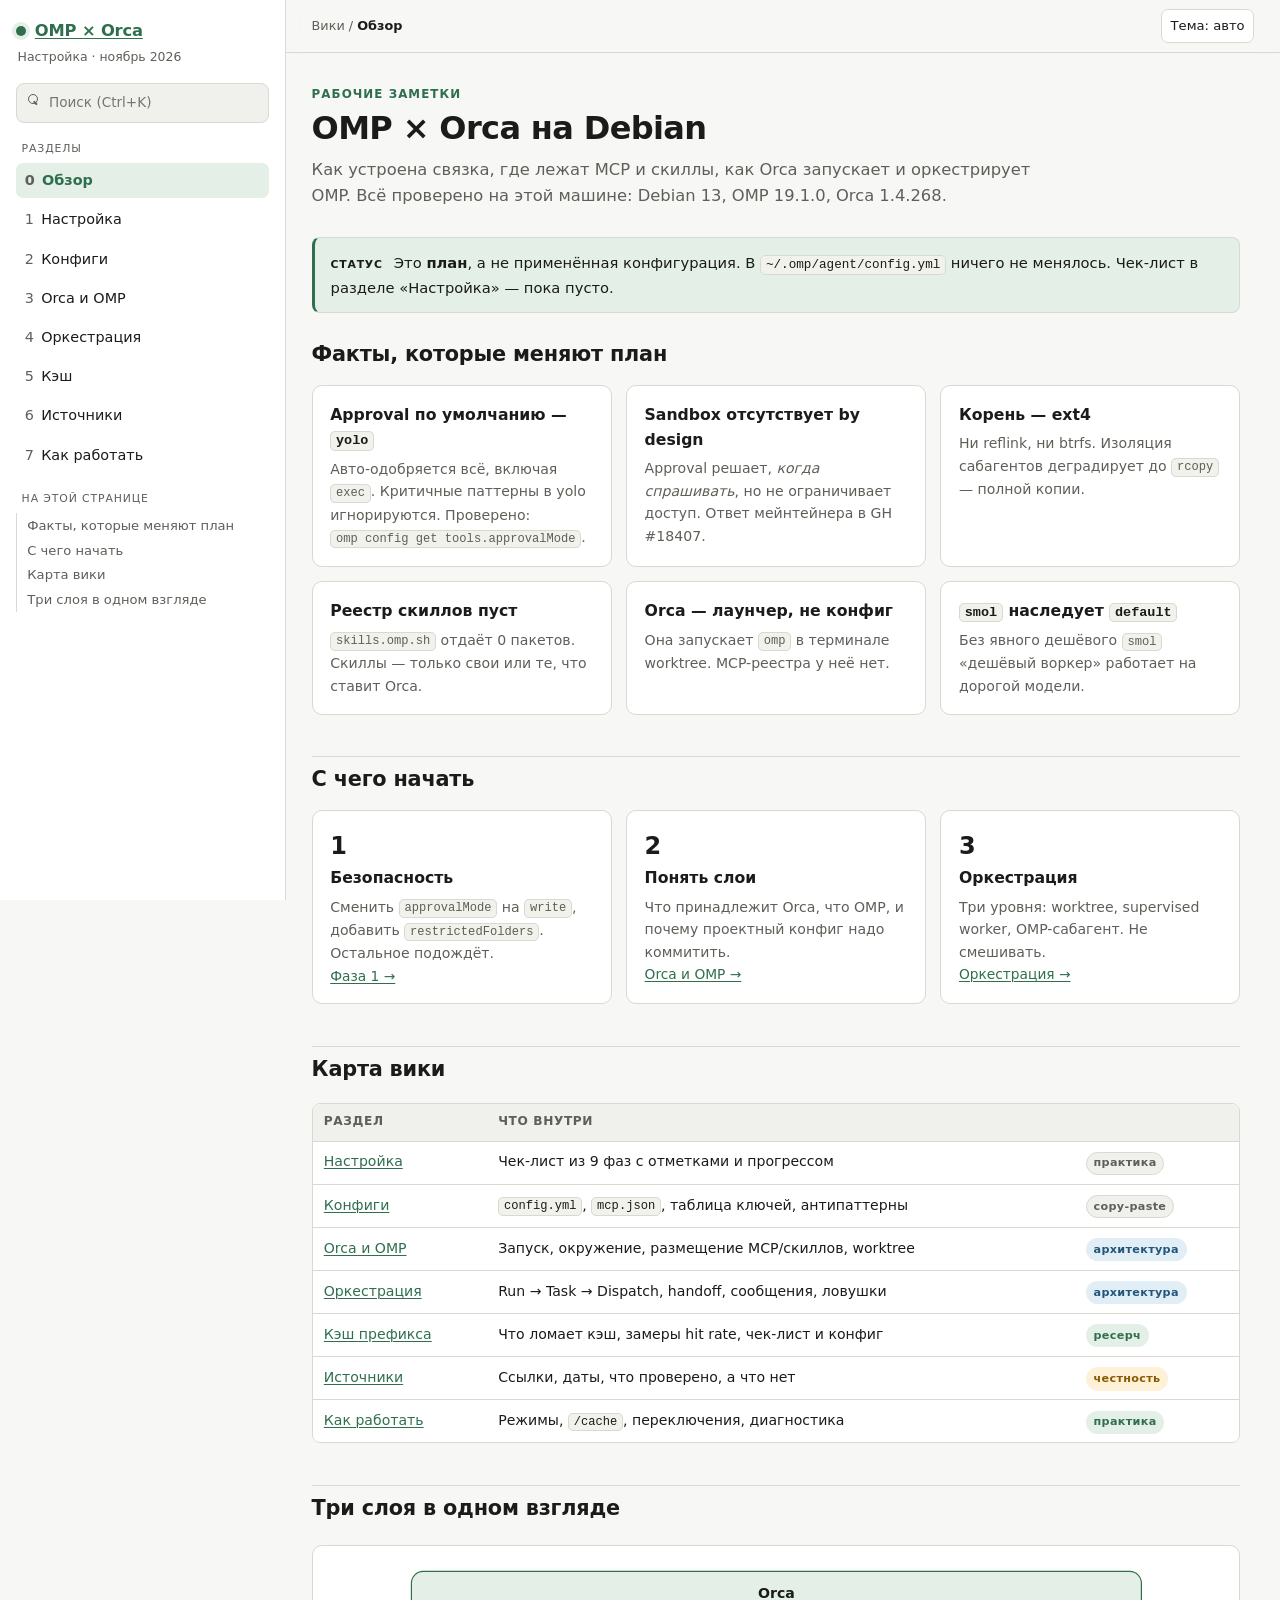
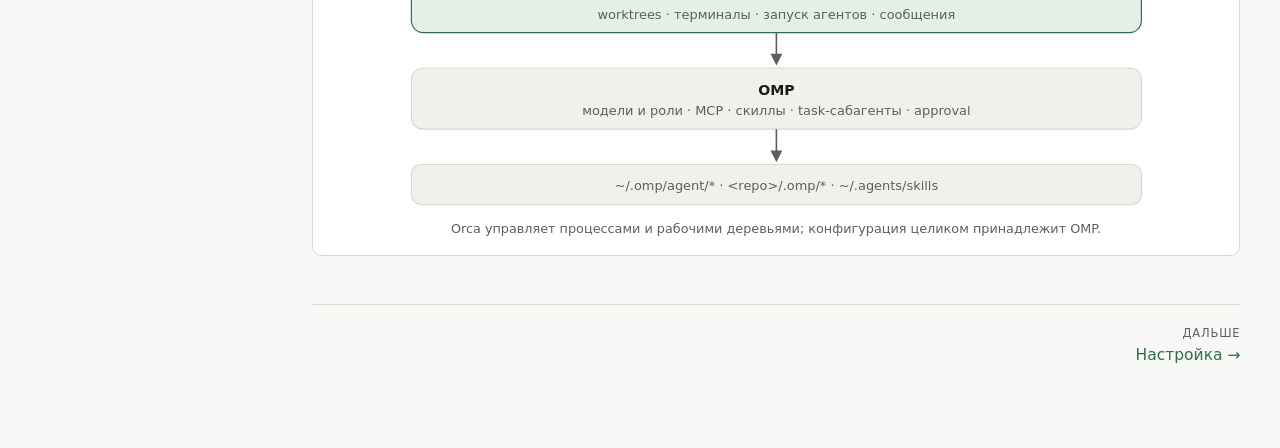
<file: docs/index.html>
<!DOCTYPE html>
<html lang="ru">
<head>
<meta charset="utf-8">
<meta name="viewport" content="width=device-width, initial-scale=1">
<meta http-equiv="refresh" content="0; url=wiki/index.html">
<link rel="canonical" href="wiki/index.html">
<title>OMP × Orca — вики</title>
<style>
  :root { color-scheme: light dark; }
  body {
    margin: 0; min-height: 100vh; display: grid; place-items: center;
    background: #f7f7f5; color: #1b1b19;
    font: 16px/1.6 system-ui, -apple-system, "Segoe UI", Roboto, sans-serif;
  }
  main { text-align: center; padding: 2rem; }
  h1 { font-size: 1.4rem; letter-spacing: -.01em; margin: 0 0 .5rem; }
  p { color: #5f5f59; margin: 0; }
  a { color: #2f6f4e; }
  @media (prefers-color-scheme: dark) {
    body { background: #16171a; color: #e8e8e4; }
    p { color: #a3a39c; }
    a { color: #7fbf9b; }
  }
</style>
</head>
<body>
<main>
  <h1>OMP × Orca</h1>
  <p>Открываю <a href="wiki/index.html">вики</a>…</p>
</main>
</body>
</html>
</file>
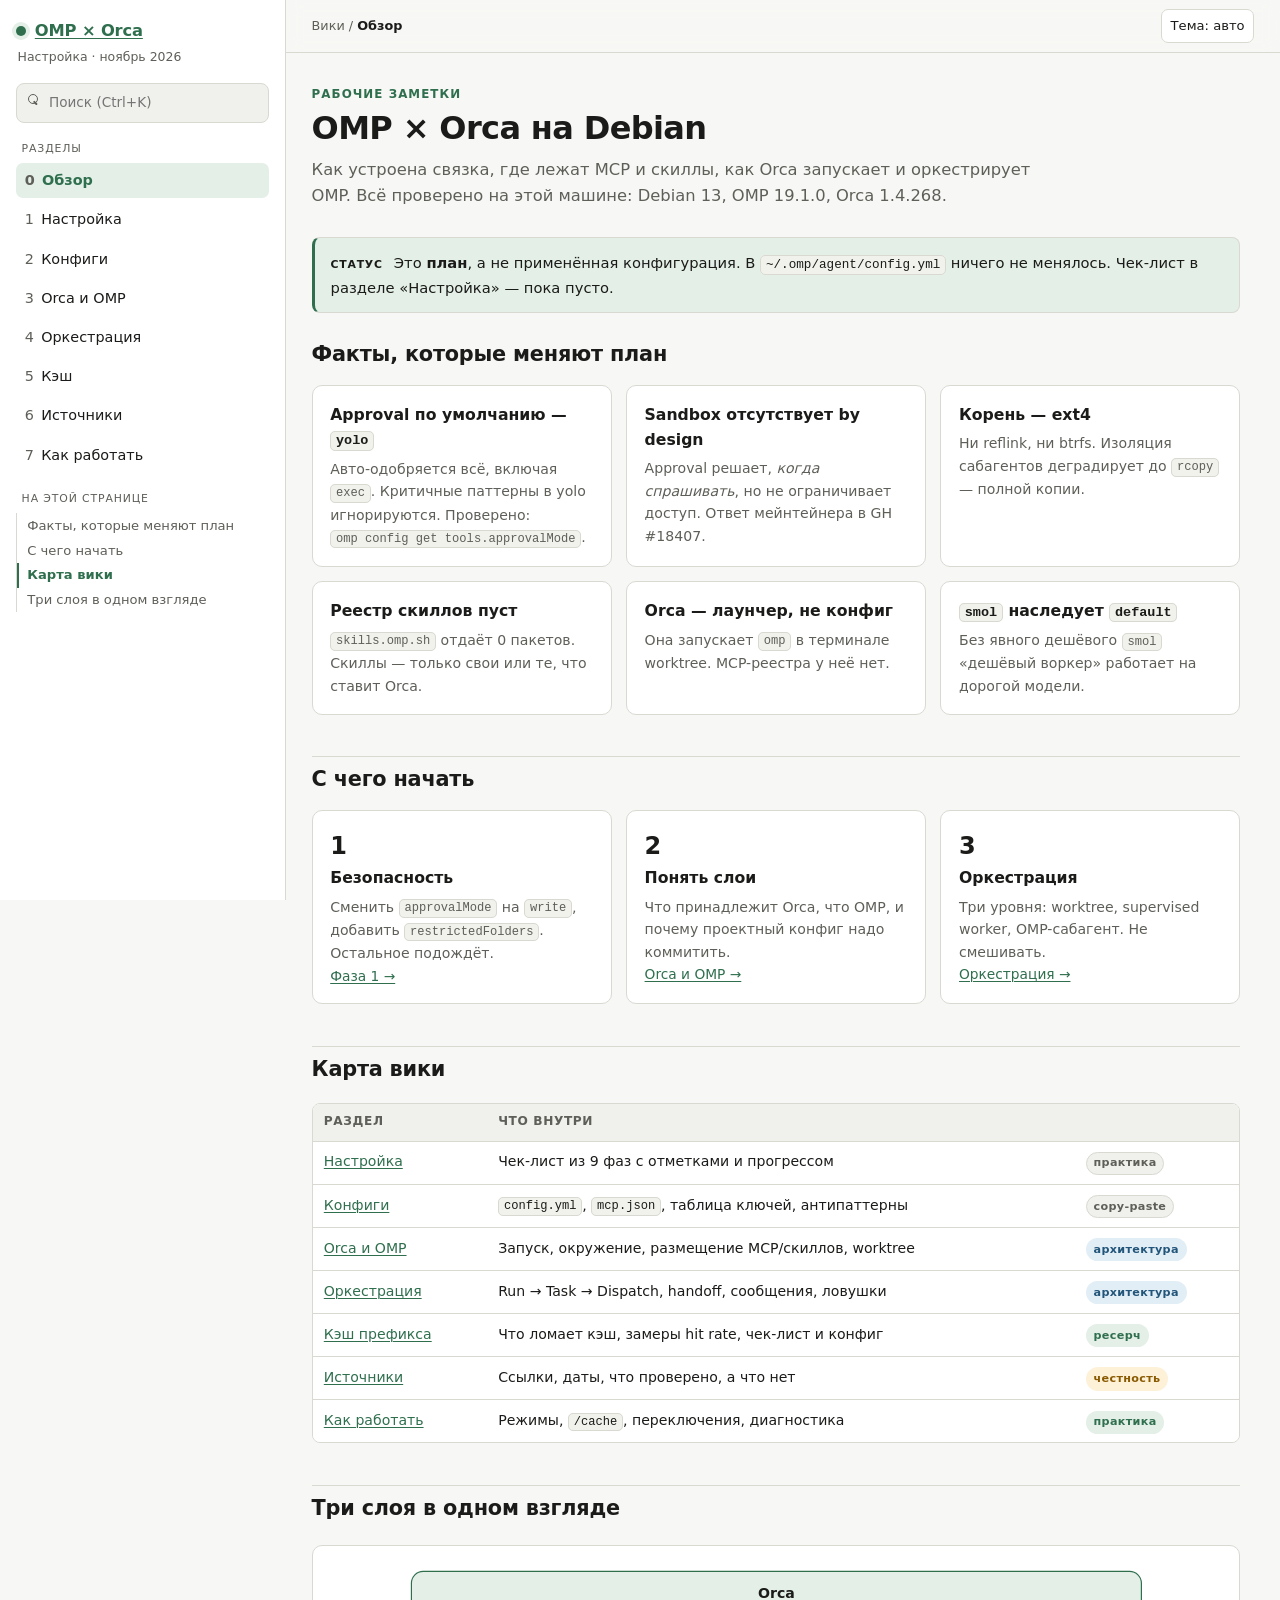
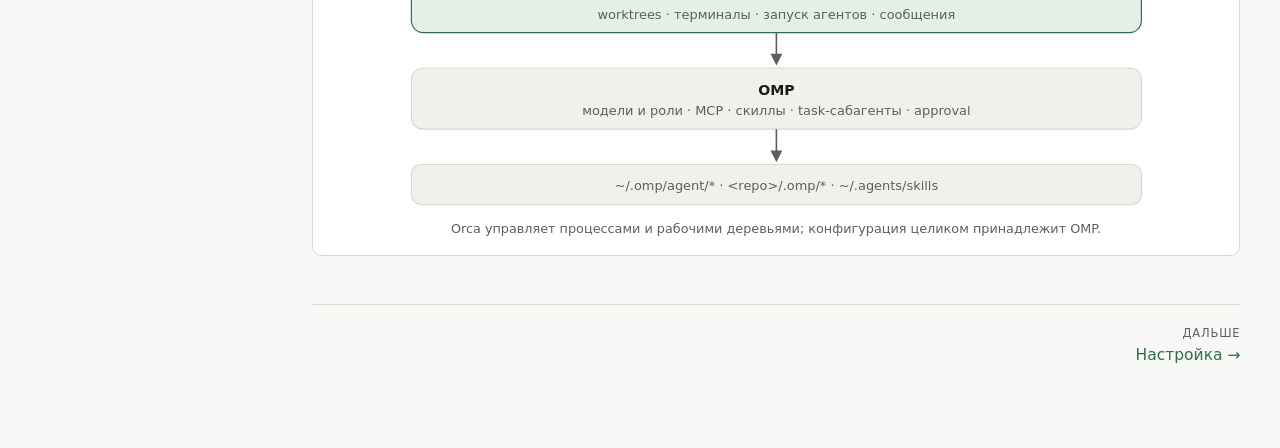
<file: docs/wiki/index.html>
<!DOCTYPE html>
<html lang="ru">
<head>
<meta charset="utf-8">
<meta name="viewport" content="width=device-width, initial-scale=1">
<title>Обзор — OMP × Orca</title>
<meta name="description" content="Вики по настройке OMP на Debian и работе с Orca: MCP, скиллы, агенты, оркестрация.">
<link rel="stylesheet" href="assets/wiki.css">
</head>
<body data-page-title="Обзор">
<a class="skip" href="#main">К содержимому</a>
<div class="shell">

  <aside class="sidebar" aria-label="Навигация">
    <a class="brand" href="index.html"><span class="dot"></span> OMP × Orca</a>
    <p class="brand-sub">Настройка · ноябрь 2026</p>

    <div class="search">
      <input id="searchInput" type="search" placeholder="Поиск (Ctrl+K)" aria-label="Поиск по вики" autocomplete="off">
      <div class="search-results" id="searchResults" role="listbox"></div>
    </div>

    <p class="nav-group-title">Разделы</p>
    <ul class="nav-list">
      <li><a href="index.html"><span class="num">0</span>Обзор</a></li>
      <li><a href="setup.html"><span class="num">1</span>Настройка</a></li>
      <li><a href="config.html"><span class="num">2</span>Конфиги</a></li>
      <li><a href="orca.html"><span class="num">3</span>Orca и OMP</a></li>
      <li><a href="orchestration.html"><span class="num">4</span>Оркестрация</a></li>
      <li><a href="cache.html"><span class="num">5</span>Кэш</a></li>
      <li><a href="sources.html"><span class="num">6</span>Источники</a></li>
      <li><a href="guide.html"><span class="num">7</span>Как работать</a></li>
    </ul>

    <p class="nav-group-title">На этой странице</p>
    <ul class="toc" id="toc"></ul>
  </aside>

  <div class="main">
    <header class="topbar">
      <button class="icon-btn sidebar-toggle" id="navToggle" type="button" aria-label="Открыть меню">☰</button>
      <div class="crumbs">Вики / <b id="crumbTitle">Обзор</b></div>
      <div class="top-actions">
        <button class="icon-btn" id="themeBtn" type="button">◐ Авто</button>
      </div>
    </header>

    <main class="content" id="main">
      <div class="page-head">
        <p class="eyebrow">Рабочие заметки</p>
        <h1>OMP × Orca на Debian</h1>
        <p class="lead">Как устроена связка, где лежат MCP и скиллы, как Orca запускает и оркестрирует OMP.
          Всё проверено на этой машине: Debian 13, OMP 19.1.0, Orca 1.4.268.</p>
      </div>

      <div class="callout ok">
        <span class="tag">Статус</span>
        Это <b>план</b>, а не применённая конфигурация. В <code>~/.omp/agent/config.yml</code> ничего не менялось.
        Чек-лист в разделе «Настройка» — <span id="globalProgress">пока пусто</span>.
      </div>

      <h2 id="facts">Факты, которые меняют план</h2>
      <div class="grid two">
        <div class="card">
          <h3>Approval по умолчанию — <code>yolo</code></h3>
          <p>Авто-одобряется всё, включая <code>exec</code>. Критичные паттерны в yolo игнорируются.
            Проверено: <code>omp config get tools.approvalMode</code>.</p>
        </div>
        <div class="card">
          <h3>Sandbox отсутствует by design</h3>
          <p>Approval решает, <i>когда спрашивать</i>, но не ограничивает доступ. Ответ мейнтейнера в GH #18407.</p>
        </div>
        <div class="card">
          <h3>Корень — ext4</h3>
          <p>Ни reflink, ни btrfs. Изоляция сабагентов деградирует до <code>rcopy</code> — полной копии.</p>
        </div>
        <div class="card">
          <h3>Реестр скиллов пуст</h3>
          <p><code>skills.omp.sh</code> отдаёт 0 пакетов. Скиллы — только свои или те, что ставит Orca.</p>
        </div>
        <div class="card">
          <h3>Orca — лаунчер, не конфиг</h3>
          <p>Она запускает <code>omp</code> в терминале worktree. MCP-реестра у неё нет.</p>
        </div>
        <div class="card">
          <h3><code>smol</code> наследует <code>default</code></h3>
          <p>Без явного дешёвого <code>smol</code> «дешёвый воркер» работает на дорогой модели.</p>
        </div>
      </div>

      <h2 id="start">С чего начать</h2>
      <div class="grid three">
        <div class="card">
          <p class="kpi">1</p>
          <h3>Безопасность</h3>
          <p>Сменить <code>approvalMode</code> на <code>write</code>, добавить <code>restrictedFolders</code>.
            Остальное подождёт.</p>
          <p><a href="setup.html#phase-1">Фаза 1 →</a></p>
        </div>
        <div class="card">
          <p class="kpi">2</p>
          <h3>Понять слои</h3>
          <p>Что принадлежит Orca, что OMP, и почему проектный конфиг надо коммитить.</p>
          <p><a href="orca.html">Orca и OMP →</a></p>
        </div>
        <div class="card">
          <p class="kpi">3</p>
          <h3>Оркестрация</h3>
          <p>Три уровня: worktree, supervised worker, OMP-сабагент. Не смешивать.</p>
          <p><a href="orchestration.html">Оркестрация →</a></p>
        </div>
      </div>

      <h2 id="map">Карта вики</h2>
      <div class="table-wrap">
        <table>
          <thead><tr><th>Раздел</th><th>Что внутри</th><th></th></tr></thead>
          <tbody>
          <tr><td><a href="setup.html">Настройка</a></td><td>Чек-лист из 9 фаз с отметками и прогрессом</td><td><span class="badge">практика</span></td></tr>
          <tr><td><a href="config.html">Конфиги</a></td><td><code>config.yml</code>, <code>mcp.json</code>, таблица ключей, антипаттерны</td><td><span class="badge">copy-paste</span></td></tr>
          <tr><td><a href="orca.html">Orca и OMP</a></td><td>Запуск, окружение, размещение MCP/скиллов, worktree</td><td><span class="badge info">архитектура</span></td></tr>
          <tr><td><a href="orchestration.html">Оркестрация</a></td><td>Run → Task → Dispatch, handoff, сообщения, ловушки</td><td><span class="badge info">архитектура</span></td></tr>
          <tr><td><a href="cache.html">Кэш префикса</a></td><td>Что ломает кэш, замеры hit rate, чек-лист и конфиг</td><td><span class="badge ok">ресерч</span></td></tr>
          <tr><td><a href="sources.html">Источники</a></td><td>Ссылки, даты, что проверено, а что нет</td><td><span class="badge warn">честность</span></td></tr>
          <tr><td><a href="guide.html">Как работать</a></td><td>Режимы, <code>/cache</code>, переключения, диагностика</td><td><span class="badge ok">практика</span></td></tr>
          </tbody>
        </table>
      </div>

      <h2 id="layers">Три слоя в одном взгляде</h2>
      <figure class="figure">
        <svg viewBox="0 0 760 210" role="img" aria-label="Три слоя: Orca, OMP, файлы конфигурации">
          <rect class="svg-accent" x="70" y="8" width="620" height="52" rx="10"></rect>
          <text class="svg-text" x="380" y="31" text-anchor="middle" font-weight="600">Orca</text>
          <text class="svg-muted" x="380" y="48" text-anchor="middle">worktrees · терминалы · запуск агентов · сообщения</text>

          <line class="svg-line" x1="380" y1="60" x2="380" y2="80"></line>
          <polygon points="380,88 375,78 385,78" fill="var(--muted)"></polygon>

          <rect class="svg-box" x="70" y="90" width="620" height="52" rx="10"></rect>
          <text class="svg-text" x="380" y="113" text-anchor="middle" font-weight="600">OMP</text>
          <text class="svg-muted" x="380" y="130" text-anchor="middle">модели и роли · MCP · скиллы · task-сабагенты · approval</text>

          <line class="svg-line" x1="380" y1="142" x2="380" y2="162"></line>
          <polygon points="380,170 375,160 385,160" fill="var(--muted)"></polygon>

          <rect class="svg-box" x="70" y="172" width="620" height="34" rx="8"></rect>
          <text class="svg-muted" x="380" y="194" text-anchor="middle">~/.omp/agent/*  ·  &lt;repo&gt;/.omp/*  ·  ~/.agents/skills</text>
        </svg>
        <figcaption>Orca управляет процессами и рабочими деревьями; конфигурация целиком принадлежит OMP.</figcaption>
      </figure>

      <nav class="pager" aria-label="Навигация по разделам">
        <span></span>
        <a class="next" href="setup.html"><span class="dir">Дальше</span>Настройка →</a>
      </nav>
    </main>
  </div>
</div>
<script src="assets/wiki.js"></script>
</body>
</html>
</file>
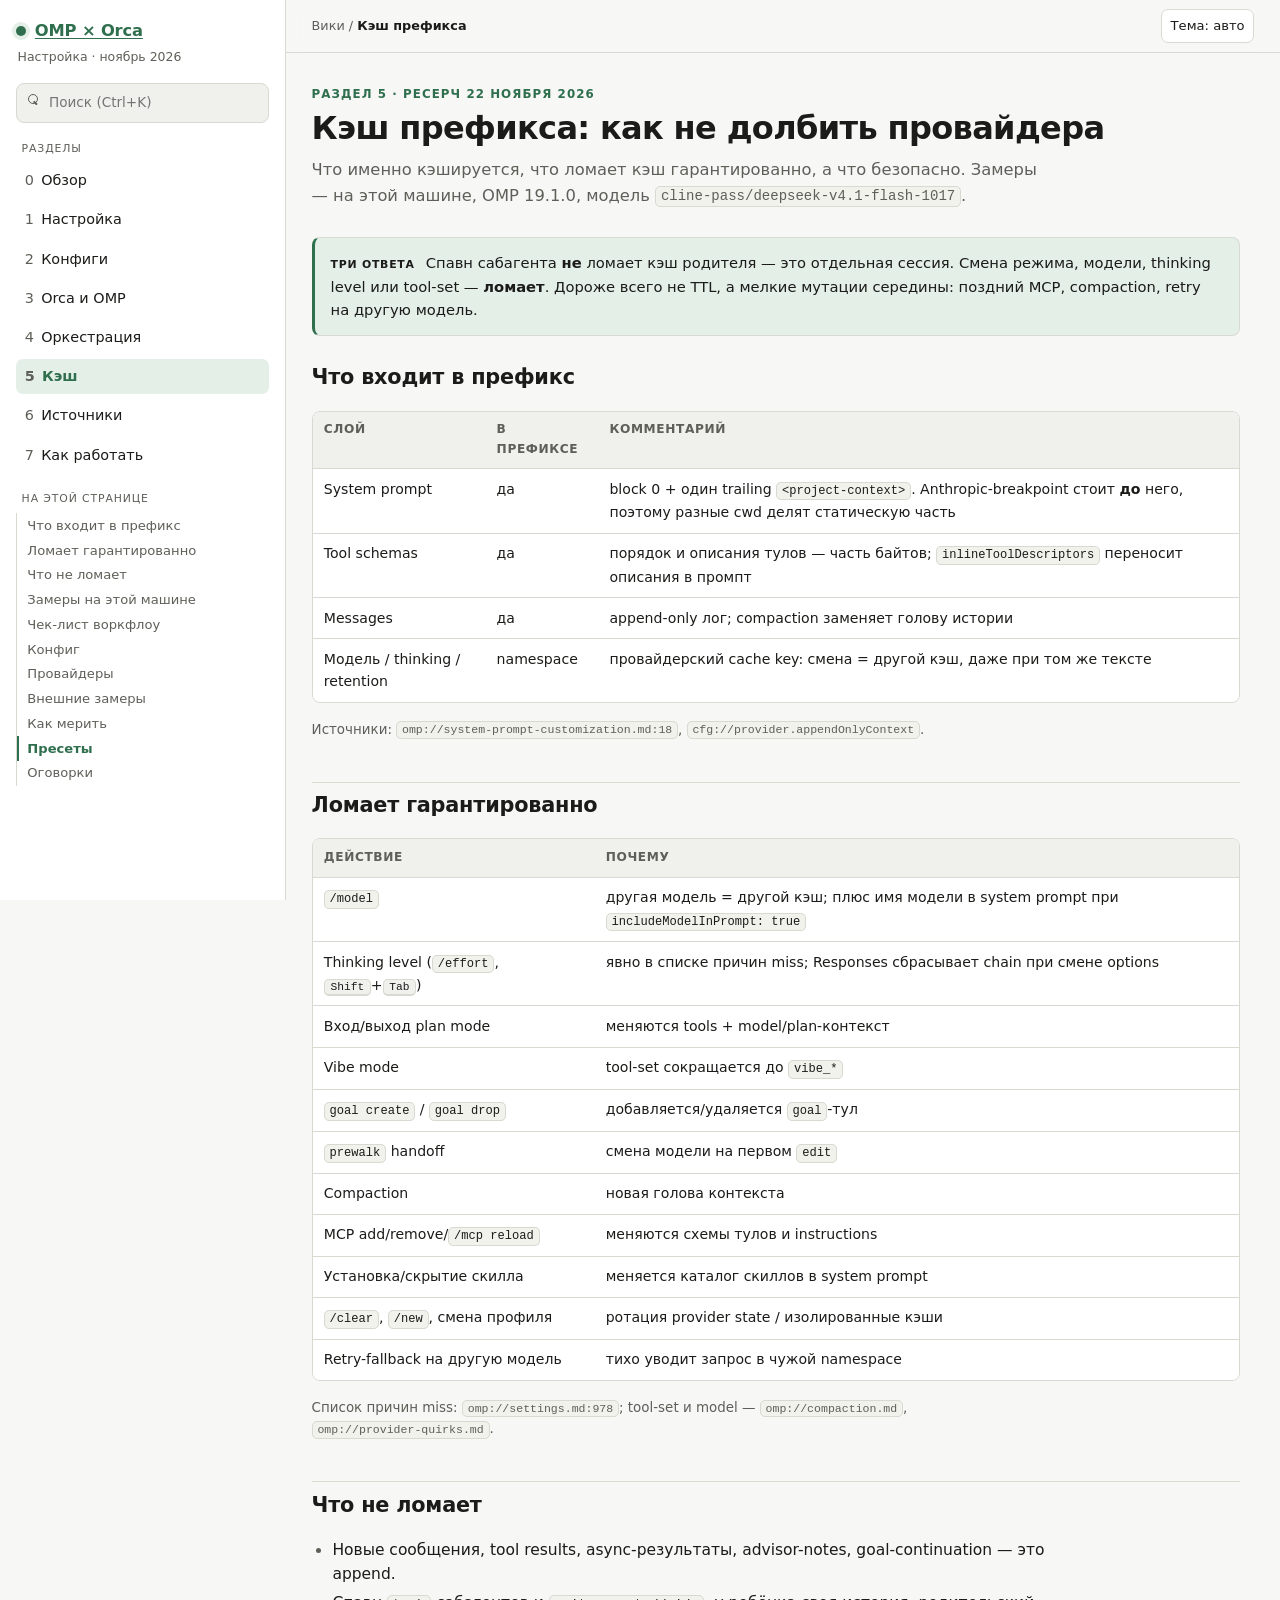
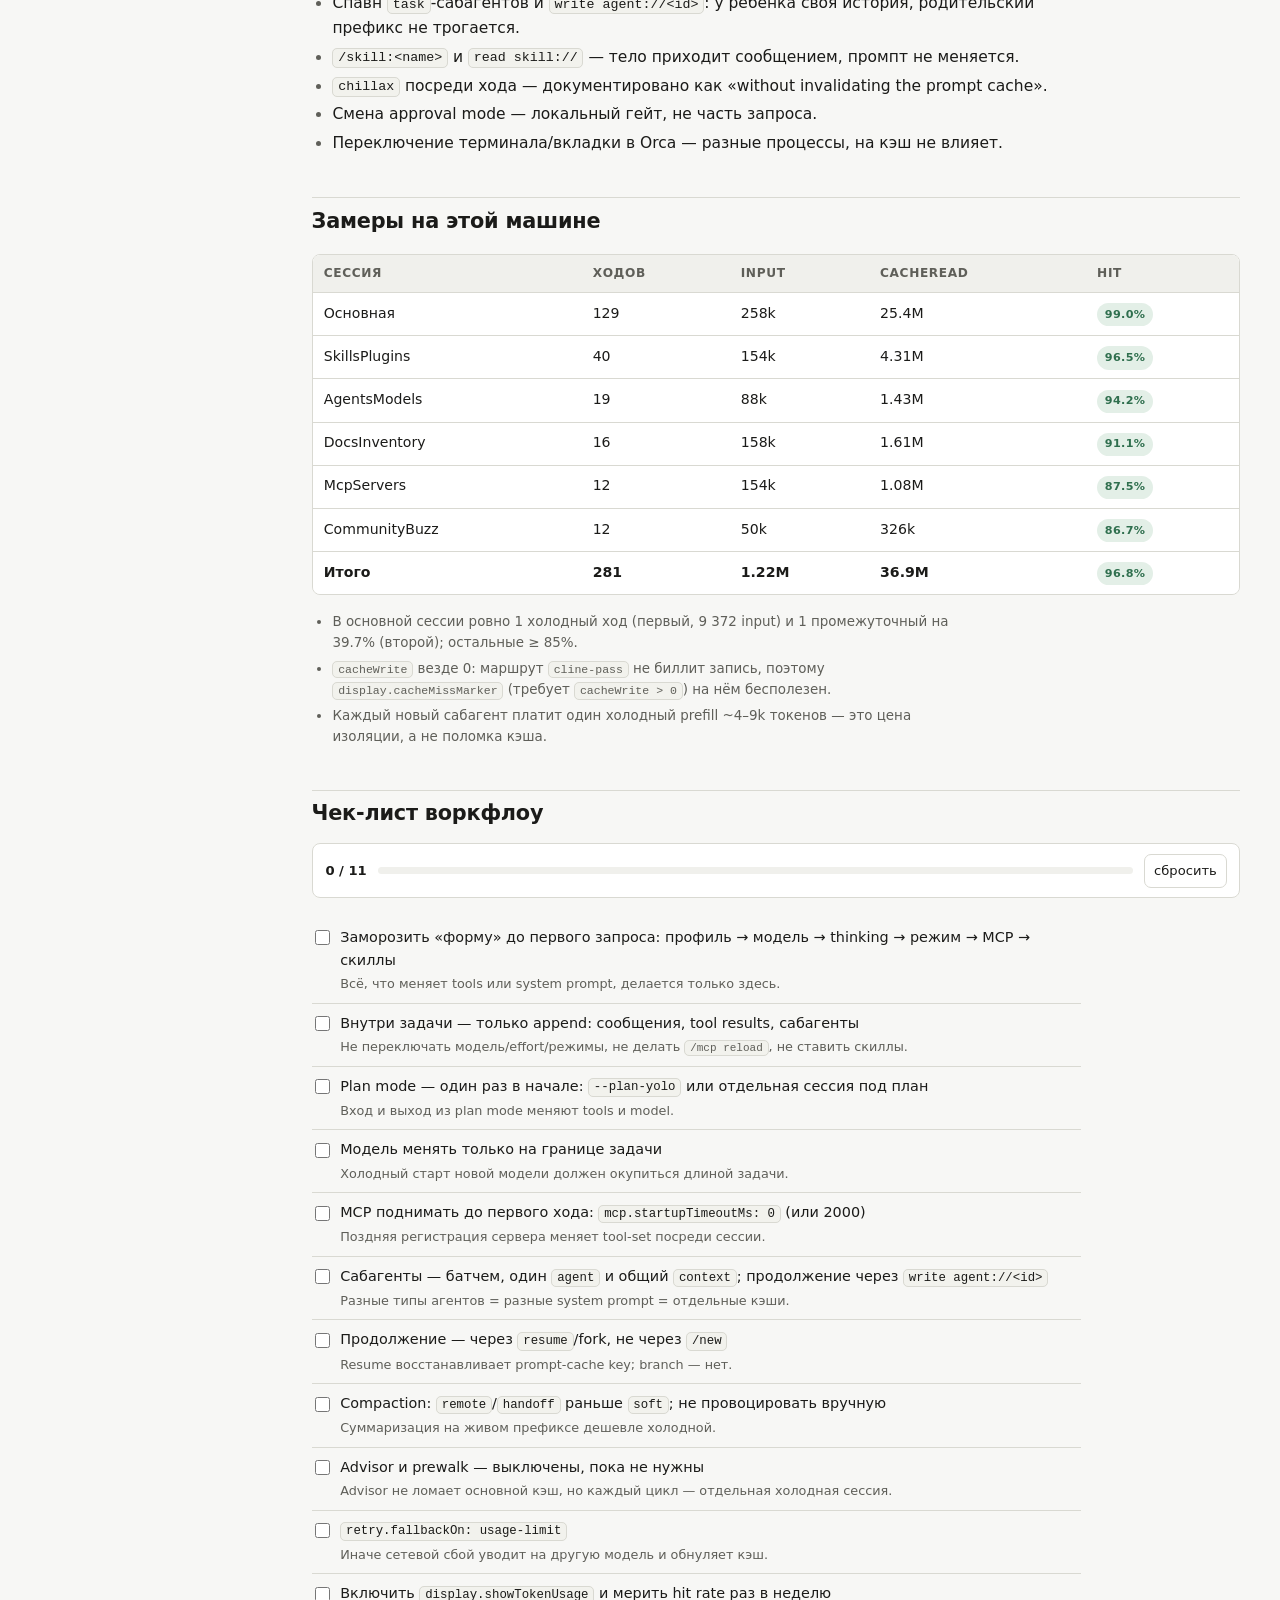
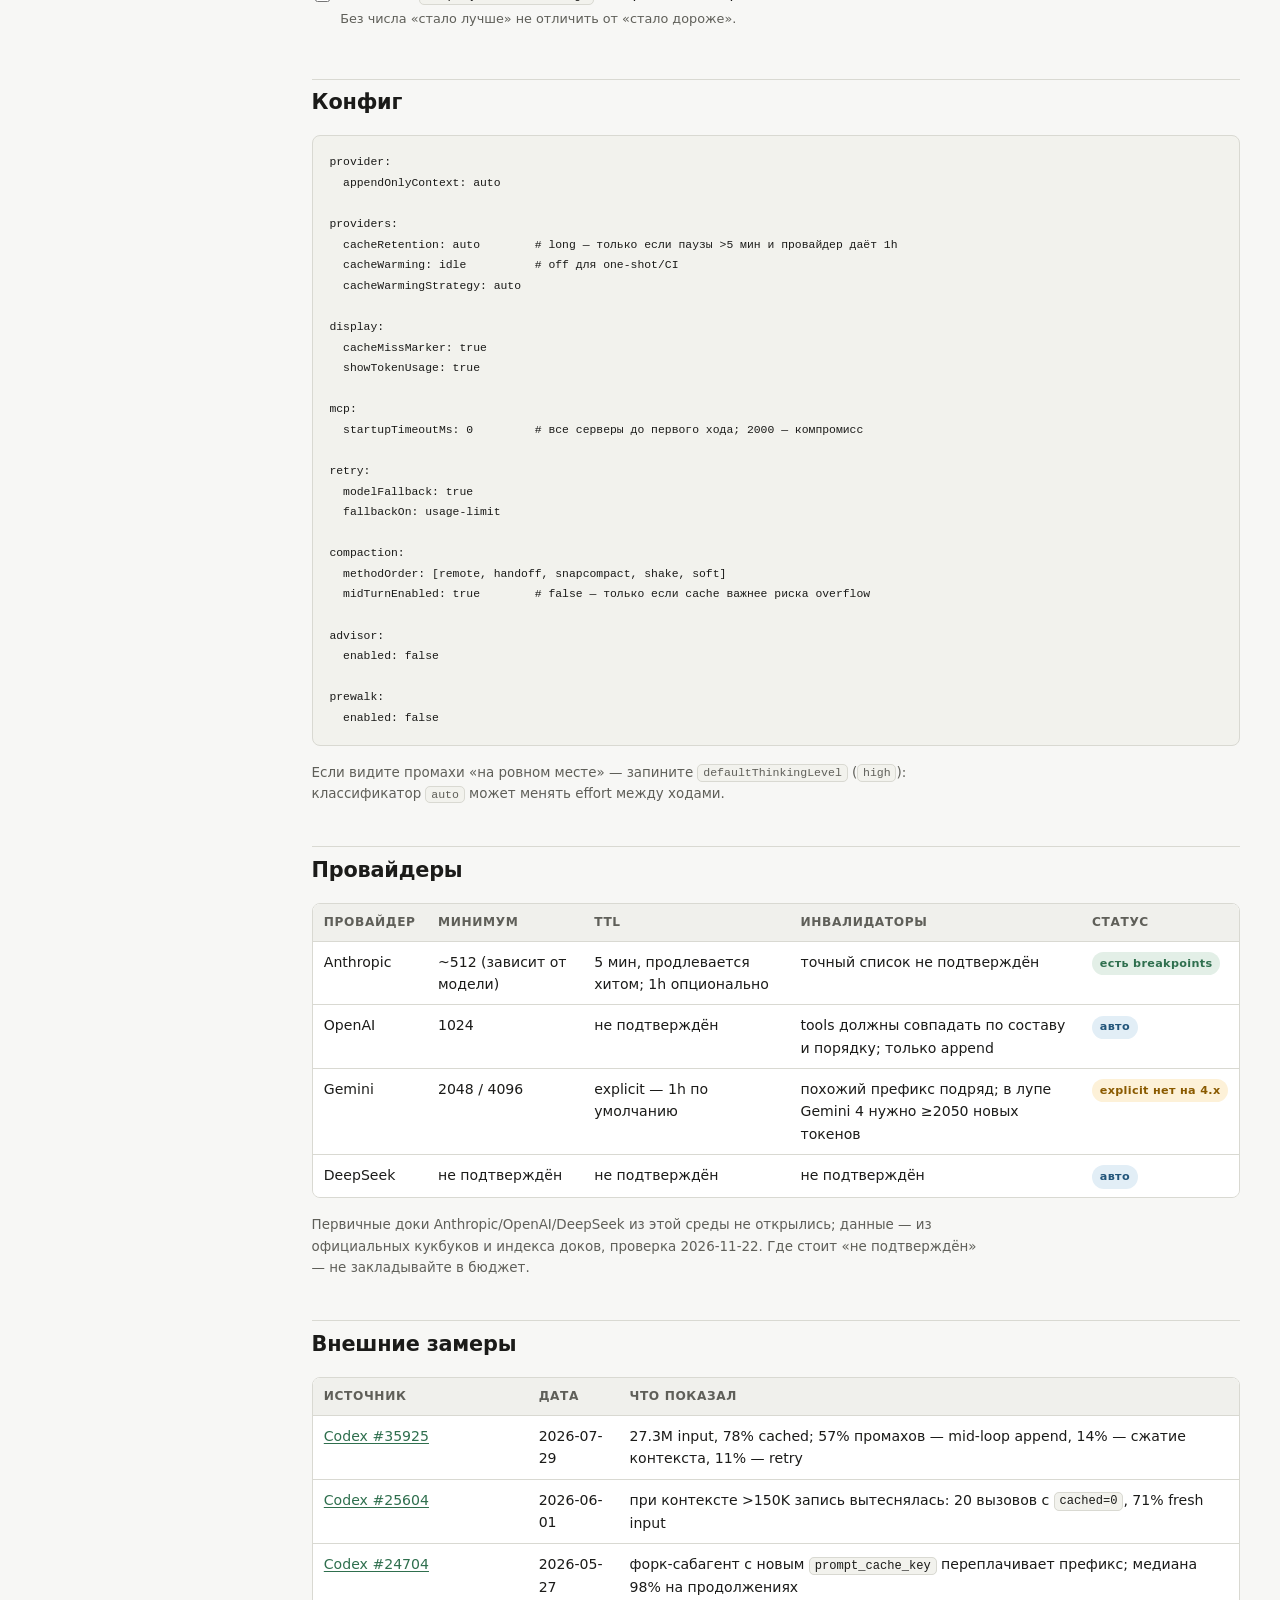
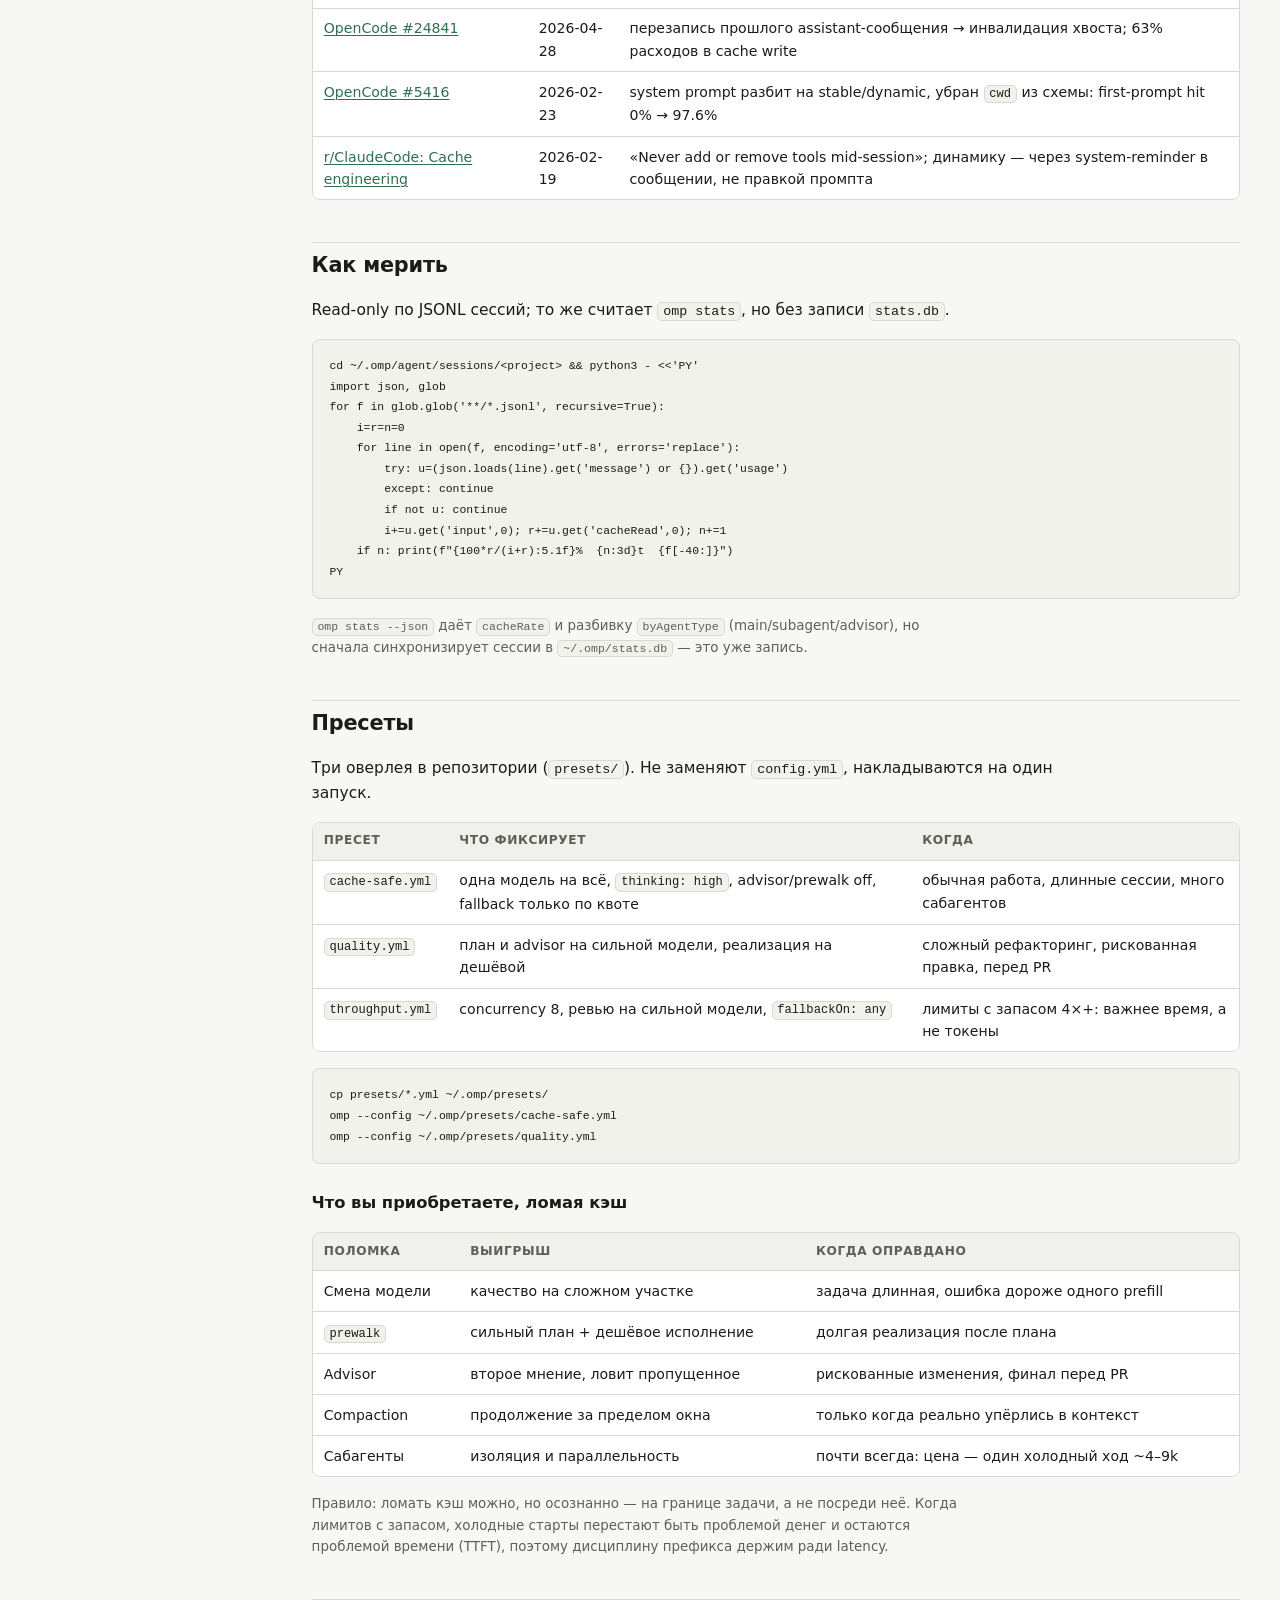
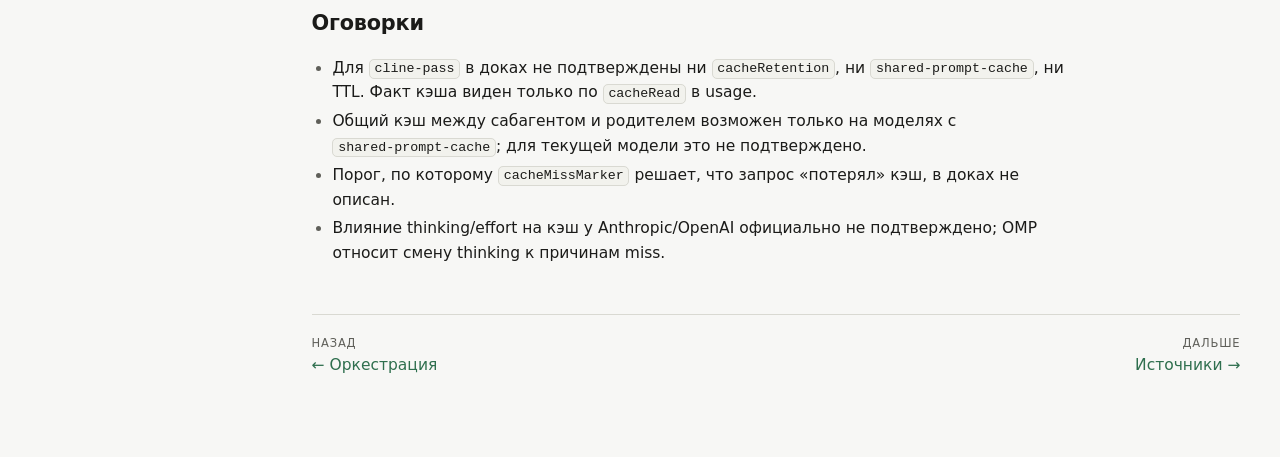
<file: docs/wiki/cache.html>
<!DOCTYPE html>
<html lang="ru">
<head>
<meta charset="utf-8">
<meta name="viewport" content="width=device-width, initial-scale=1">
<title>Кэш префикса — OMP × Orca</title>
<link rel="stylesheet" href="assets/wiki.css">
</head>
<body data-page-title="Кэш префикса">
<a class="skip" href="#main">К содержимому</a>
<div class="shell">

  <aside class="sidebar" aria-label="Навигация">
    <a class="brand" href="index.html"><span class="dot"></span> OMP × Orca</a>
    <p class="brand-sub">Настройка · ноябрь 2026</p>

    <div class="search">
      <input id="searchInput" type="search" placeholder="Поиск (Ctrl+K)" aria-label="Поиск по вики" autocomplete="off">
      <div class="search-results" id="searchResults" role="listbox"></div>
    </div>

    <p class="nav-group-title">Разделы</p>
    <ul class="nav-list">
      <li><a href="index.html"><span class="num">0</span>Обзор</a></li>
      <li><a href="setup.html"><span class="num">1</span>Настройка</a></li>
      <li><a href="config.html"><span class="num">2</span>Конфиги</a></li>
      <li><a href="orca.html"><span class="num">3</span>Orca и OMP</a></li>
      <li><a href="orchestration.html"><span class="num">4</span>Оркестрация</a></li>
      <li><a href="cache.html"><span class="num">5</span>Кэш</a></li>
      <li><a href="sources.html"><span class="num">6</span>Источники</a></li>
      <li><a href="guide.html"><span class="num">7</span>Как работать</a></li>
    </ul>

    <p class="nav-group-title">На этой странице</p>
    <ul class="toc" id="toc"></ul>
  </aside>

  <div class="main">
    <header class="topbar">
      <button class="icon-btn sidebar-toggle" id="navToggle" type="button" aria-label="Открыть меню">☰</button>
      <div class="crumbs">Вики / <b id="crumbTitle">Кэш префикса</b></div>
      <div class="top-actions">
        <button class="icon-btn" id="themeBtn" type="button">Тема: авто</button>
      </div>
    </header>

    <main class="content" id="main">
      <div class="page-head">
        <p class="eyebrow">Раздел 5 · ресерч <time datetime="2026-11-22">22 ноября 2026</time></p>
        <h1>Кэш префикса: как не долбить провайдера</h1>
        <p class="lead">Что именно кэшируется, что ломает кэш гарантированно, а что безопасно.
          Замеры — на этой машине, OMP 19.1.0, модель <code>cline-pass/deepseek-v4.1-flash-1017</code>.</p>
      </div>

      <div class="callout ok">
        <span class="tag">Три ответа</span>
        Спавн сабагента <b>не</b> ломает кэш родителя — это отдельная сессия.
        Смена режима, модели, thinking level или tool-set — <b>ломает</b>.
        Дороже всего не TTL, а мелкие мутации середины: поздний MCP, compaction, retry на другую модель.
      </div>

      <h2 id="prefix">Что входит в префикс</h2>
      <div class="table-wrap">
        <table>
          <thead><tr><th>Слой</th><th>В префиксе</th><th>Комментарий</th></tr></thead>
          <tbody>
          <tr><td>System prompt</td><td>да</td><td>block 0 + один trailing <code>&lt;project-context&gt;</code>. Anthropic-breakpoint стоит <b>до</b> него, поэтому разные cwd делят статическую часть</td></tr>
          <tr><td>Tool schemas</td><td>да</td><td>порядок и описания тулов — часть байтов; <code>inlineToolDescriptors</code> переносит описания в промпт</td></tr>
          <tr><td>Messages</td><td>да</td><td>append-only лог; compaction заменяет голову истории</td></tr>
          <tr><td>Модель / thinking / retention</td><td>namespace</td><td>провайдерский cache key: смена = другой кэш, даже при том же тексте</td></tr>
          </tbody>
        </table>
      </div>
      <p class="small muted">Источники: <code>omp://system-prompt-customization.md:18</code>, <code>cfg://provider.appendOnlyContext</code>.</p>

      <h2 id="breaks">Ломает гарантированно</h2>
      <div class="table-wrap">
        <table>
          <thead><tr><th>Действие</th><th>Почему</th></tr></thead>
          <tbody>
          <tr><td><code>/model</code></td><td>другая модель = другой кэш; плюс имя модели в system prompt при <code>includeModelInPrompt: true</code></td></tr>
          <tr><td>Thinking level (<code>/effort</code>, <kbd>Shift</kbd>+<kbd>Tab</kbd>)</td><td>явно в списке причин miss; Responses сбрасывает chain при смене options</td></tr>
          <tr><td>Вход/выход plan mode</td><td>меняются tools + model/plan-контекст</td></tr>
          <tr><td>Vibe mode</td><td>tool-set сокращается до <code>vibe_*</code></td></tr>
          <tr><td><code>goal create</code> / <code>goal drop</code></td><td>добавляется/удаляется <code>goal</code>-тул</td></tr>
          <tr><td><code>prewalk</code> handoff</td><td>смена модели на первом <code>edit</code></td></tr>
          <tr><td>Compaction</td><td>новая голова контекста</td></tr>
          <tr><td>MCP add/remove/<code>/mcp reload</code></td><td>меняются схемы тулов и instructions</td></tr>
          <tr><td>Установка/скрытие скилла</td><td>меняется каталог скиллов в system prompt</td></tr>
          <tr><td><code>/clear</code>, <code>/new</code>, смена профиля</td><td>ротация provider state / изолированные кэши</td></tr>
          <tr><td>Retry-fallback на другую модель</td><td>тихо уводит запрос в чужой namespace</td></tr>
          </tbody>
        </table>
      </div>
      <p class="small muted">Список причин miss: <code>omp://settings.md:978</code>; tool-set и model — <code>omp://compaction.md</code>, <code>omp://provider-quirks.md</code>.</p>

      <h2 id="safe">Что не ломает</h2>
      <ul>
        <li>Новые сообщения, tool results, async-результаты, advisor-notes, goal-continuation — это append.</li>
        <li>Спавн <code>task</code>-сабагентов и <code>write agent://&lt;id&gt;</code>: у ребёнка своя история, родительский префикс не трогается.</li>
        <li><code>/skill:&lt;name&gt;</code> и <code>read skill://</code> — тело приходит сообщением, промпт не меняется.</li>
        <li><code>chillax</code> посреди хода — документировано как «without invalidating the prompt cache».</li>
        <li>Смена approval mode — локальный гейт, не часть запроса.</li>
        <li>Переключение терминала/вкладки в Orca — разные процессы, на кэш не влияет.</li>
      </ul>

      <h2 id="numbers">Замеры на этой машине</h2>
      <div class="table-wrap">
        <table>
          <thead><tr><th>Сессия</th><th>Ходов</th><th>input</th><th>cacheRead</th><th>hit</th></tr></thead>
          <tbody>
          <tr><td>Основная</td><td>129</td><td>258k</td><td>25.4M</td><td><span class="badge ok">99.0%</span></td></tr>
          <tr><td>SkillsPlugins</td><td>40</td><td>154k</td><td>4.31M</td><td><span class="badge ok">96.5%</span></td></tr>
          <tr><td>AgentsModels</td><td>19</td><td>88k</td><td>1.43M</td><td><span class="badge ok">94.2%</span></td></tr>
          <tr><td>DocsInventory</td><td>16</td><td>158k</td><td>1.61M</td><td><span class="badge ok">91.1%</span></td></tr>
          <tr><td>McpServers</td><td>12</td><td>154k</td><td>1.08M</td><td><span class="badge ok">87.5%</span></td></tr>
          <tr><td>CommunityBuzz</td><td>12</td><td>50k</td><td>326k</td><td><span class="badge ok">86.7%</span></td></tr>
          <tr><td><b>Итого</b></td><td><b>281</b></td><td><b>1.22M</b></td><td><b>36.9M</b></td><td><span class="badge ok"><b>96.8%</b></span></td></tr>
          </tbody>
        </table>
      </div>
      <ul class="small muted">
        <li>В основной сессии ровно 1 холодный ход (первый, 9 372 input) и 1 промежуточный на 39.7% (второй); остальные ≥ 85%.</li>
        <li><code>cacheWrite</code> везде 0: маршрут <code>cline-pass</code> не биллит запись, поэтому <code>display.cacheMissMarker</code> (требует <code>cacheWrite &gt; 0</code>) на нём бесполезен.</li>
        <li>Каждый новый сабагент платит один холодный prefill ~4–9k токенов — это цена изоляции, а не поломка кэша.</li>
      </ul>

      <h2 id="workflow">Чек-лист воркфлоу</h2>
      <div class="progress-wrap" id="progress" role="progressbar" aria-valuemin="0" aria-valuemax="100" aria-valuenow="0">
        <div class="progress-row">
          <span class="progress-num" id="progressNum">0 / 0</span>
          <div class="progress-track"><div class="progress-fill" id="progressFill"></div></div>
          <button class="icon-btn" id="resetTasks" type="button">сбросить</button>
        </div>
      </div>
      <ul class="tasks">
        <li><label class="task"><input type="checkbox" data-task="c1-freeze"><span class="body">
          Заморозить «форму» до первого запроса: профиль → модель → thinking → режим → MCP → скиллы
          <span class="why">Всё, что меняет tools или system prompt, делается только здесь.</span></span></label></li>
        <li><label class="task"><input type="checkbox" data-task="c2-append"><span class="body">
          Внутри задачи — только append: сообщения, tool results, сабагенты
          <span class="why">Не переключать модель/effort/режимы, не делать <code>/mcp reload</code>, не ставить скиллы.</span></span></label></li>
        <li><label class="task"><input type="checkbox" data-task="c3-plan"><span class="body">
          Plan mode — один раз в начале: <code>--plan-yolo</code> или отдельная сессия под план
          <span class="why">Вход и выход из plan mode меняют tools и model.</span></span></label></li>
        <li><label class="task"><input type="checkbox" data-task="c4-model"><span class="body">
          Модель менять только на границе задачи
          <span class="why">Холодный старт новой модели должен окупиться длиной задачи.</span></span></label></li>
        <li><label class="task"><input type="checkbox" data-task="c5-mcp"><span class="body">
          MCP поднимать до первого хода: <code>mcp.startupTimeoutMs: 0</code> (или 2000)
          <span class="why">Поздняя регистрация сервера меняет tool-set посреди сессии.</span></span></label></li>
        <li><label class="task"><input type="checkbox" data-task="c6-batch"><span class="body">
          Сабагенты — батчем, один <code>agent</code> и общий <code>context</code>; продолжение через <code>write agent://&lt;id&gt;</code>
          <span class="why">Разные типы агентов = разные system prompt = отдельные кэши.</span></span></label></li>
        <li><label class="task"><input type="checkbox" data-task="c7-resume"><span class="body">
          Продолжение — через <code>resume</code>/fork, не через <code>/new</code>
          <span class="why">Resume восстанавливает prompt-cache key; branch — нет.</span></span></label></li>
        <li><label class="task"><input type="checkbox" data-task="c8-compaction"><span class="body">
          Compaction: <code>remote</code>/<code>handoff</code> раньше <code>soft</code>; не провоцировать вручную
          <span class="why">Суммаризация на живом префиксе дешевле холодной.</span></span></label></li>
        <li><label class="task"><input type="checkbox" data-task="c9-advisor"><span class="body">
          Advisor и prewalk — выключены, пока не нужны
          <span class="why">Advisor не ломает основной кэш, но каждый цикл — отдельная холодная сессия.</span></span></label></li>
        <li><label class="task"><input type="checkbox" data-task="c10-fallback"><span class="body">
          <code>retry.fallbackOn: usage-limit</code>
          <span class="why">Иначе сетевой сбой уводит на другую модель и обнуляет кэш.</span></span></label></li>
        <li><label class="task"><input type="checkbox" data-task="c11-observe"><span class="body">
          Включить <code>display.showTokenUsage</code> и мерить hit rate раз в неделю
          <span class="why">Без числа «стало лучше» не отличить от «стало дороже».</span></span></label></li>
      </ul>

      <h2 id="config">Конфиг</h2>
<pre><code>provider:
  appendOnlyContext: auto

providers:
  cacheRetention: auto        # long — только если паузы &gt;5 мин и провайдер даёт 1h
  cacheWarming: idle          # off для one-shot/CI
  cacheWarmingStrategy: auto

display:
  cacheMissMarker: true
  showTokenUsage: true

mcp:
  startupTimeoutMs: 0         # все серверы до первого хода; 2000 — компромисс

retry:
  modelFallback: true
  fallbackOn: usage-limit

compaction:
  methodOrder: [remote, handoff, snapcompact, shake, soft]
  midTurnEnabled: true        # false — только если cache важнее риска overflow

advisor:
  enabled: false

prewalk:
  enabled: false</code></pre>
      <p class="small muted">Если видите промахи «на ровном месте» — запините <code>defaultThinkingLevel</code> (<code>high</code>): классификатор <code>auto</code> может менять effort между ходами.</p>

      <h2 id="providers">Провайдеры</h2>
      <div class="table-wrap">
        <table>
          <thead><tr><th>Провайдер</th><th>Минимум</th><th>TTL</th><th>Инвалидаторы</th><th>Статус</th></tr></thead>
          <tbody>
          <tr><td>Anthropic</td><td>~512 (зависит от модели)</td><td>5 мин, продлевается хитом; 1h опционально</td><td>точный список не подтверждён</td><td><span class="badge ok">есть breakpoints</span></td></tr>
          <tr><td>OpenAI</td><td>1024</td><td>не подтверждён</td><td>tools должны совпадать по составу и порядку; только append</td><td><span class="badge info">авто</span></td></tr>
          <tr><td>Gemini</td><td>2048 / 4096</td><td>explicit — 1h по умолчанию</td><td>похожий префикс подряд; в лупе Gemini 4 нужно ≥2050 новых токенов</td><td><span class="badge warn">explicit нет на 4.x</span></td></tr>
          <tr><td>DeepSeek</td><td>не подтверждён</td><td>не подтверждён</td><td>не подтверждён</td><td><span class="badge info">авто</span></td></tr>
          </tbody>
        </table>
      </div>
      <p class="small muted">Первичные доки Anthropic/OpenAI/DeepSeek из этой среды не открылись; данные — из официальных кукбуков и индекса доков, проверка 2026-11-22. Где стоит «не подтверждён» — не закладывайте в бюджет.</p>

      <h2 id="evidence">Внешние замеры</h2>
      <div class="table-wrap">
        <table>
          <thead><tr><th>Источник</th><th>Дата</th><th>Что показал</th></tr></thead>
          <tbody>
          <tr><td><a href="https://github.com/openai/codex/issues/35925">Codex #35925</a></td><td>2026-07-29</td><td>27.3M input, 78% cached; 57% промахов — mid-loop append, 14% — сжатие контекста, 11% — retry</td></tr>
          <tr><td><a href="https://github.com/openai/codex/issues/25604">Codex #25604</a></td><td>2026-06-01</td><td>при контексте &gt;150K запись вытеснялась: 20 вызовов с <code>cached=0</code>, 71% fresh input</td></tr>
          <tr><td><a href="https://github.com/openai/codex/issues/24704">Codex #24704</a></td><td>2026-05-27</td><td>форк-сабагент с новым <code>prompt_cache_key</code> переплачивает префикс; медиана 98% на продолжениях</td></tr>
          <tr><td><a href="https://github.com/anomalyco/opencode/issues/24841">OpenCode #24841</a></td><td>2026-04-28</td><td>перезапись прошлого assistant-сообщения → инвалидация хвоста; 63% расходов в cache write</td></tr>
          <tr><td><a href="https://github.com/anomalyco/opencode/issues/5416">OpenCode #5416</a></td><td>2026-02-23</td><td>system prompt разбит на stable/dynamic, убран <code>cwd</code> из схемы: first-prompt hit 0% → 97.6%</td></tr>
          <tr><td><a href="https://www.reddit.com/r/ClaudeCode/comments/1r9dfpx/cache_engineering_how_to_build_successful_agents/">r/ClaudeCode: Cache engineering</a></td><td>2026-02-19</td><td>«Never add or remove tools mid-session»; динамику — через system-reminder в сообщении, не правкой промпта</td></tr>
          </tbody>
        </table>
      </div>

      <h2 id="measure">Как мерить</h2>
      <p>Read-only по JSONL сессий; то же считает <code>omp stats</code>, но без записи <code>stats.db</code>.</p>
<pre><code>cd ~/.omp/agent/sessions/&lt;project&gt; &amp;&amp; python3 - &lt;&lt;'PY'
import json, glob
for f in glob.glob('**/*.jsonl', recursive=True):
    i=r=n=0
    for line in open(f, encoding='utf-8', errors='replace'):
        try: u=(json.loads(line).get('message') or {}).get('usage')
        except: continue
        if not u: continue
        i+=u.get('input',0); r+=u.get('cacheRead',0); n+=1
    if n: print(f"{100*r/(i+r):5.1f}%  {n:3d}t  {f[-40:]}")
PY</code></pre>
      <p class="small muted"><code>omp stats --json</code> даёт <code>cacheRate</code> и разбивку <code>byAgentType</code> (main/subagent/advisor), но сначала синхронизирует сессии в <code>~/.omp/stats.db</code> — это уже запись.</p>

      <h2 id="presets">Пресеты</h2>
      <p>Три оверлея в репозитории (<code>presets/</code>). Не заменяют <code>config.yml</code>, накладываются на один запуск.</p>
      <div class="table-wrap">
        <table>
          <thead><tr><th>Пресет</th><th>Что фиксирует</th><th>Когда</th></tr></thead>
          <tbody>
          <tr><td><code>cache-safe.yml</code></td><td>одна модель на всё, <code>thinking: high</code>, advisor/prewalk off, fallback только по квоте</td><td>обычная работа, длинные сессии, много сабагентов</td></tr>
          <tr><td><code>quality.yml</code></td><td>план и advisor на сильной модели, реализация на дешёвой</td><td>сложный рефакторинг, рискованная правка, перед PR</td></tr>
          <tr><td><code>throughput.yml</code></td><td>concurrency 8, ревью на сильной модели, <code>fallbackOn: any</code></td><td>лимиты с запасом 4×+: важнее время, а не токены</td></tr>
          </tbody>
        </table>
      </div>
<pre><code>cp presets/*.yml ~/.omp/presets/
omp --config ~/.omp/presets/cache-safe.yml
omp --config ~/.omp/presets/quality.yml</code></pre>

      <h3>Что вы приобретаете, ломая кэш</h3>
      <div class="table-wrap">
        <table>
          <thead><tr><th>Поломка</th><th>Выигрыш</th><th>Когда оправдано</th></tr></thead>
          <tbody>
          <tr><td>Смена модели</td><td>качество на сложном участке</td><td>задача длинная, ошибка дороже одного prefill</td></tr>
          <tr><td><code>prewalk</code></td><td>сильный план + дешёвое исполнение</td><td>долгая реализация после плана</td></tr>
          <tr><td>Advisor</td><td>второе мнение, ловит пропущенное</td><td>рискованные изменения, финал перед PR</td></tr>
          <tr><td>Compaction</td><td>продолжение за пределом окна</td><td>только когда реально упёрлись в контекст</td></tr>
          <tr><td>Сабагенты</td><td>изоляция и параллельность</td><td>почти всегда: цена — один холодный ход ~4–9k</td></tr>
          </tbody>
        </table>
      </div>
      <p class="small muted">Правило: ломать кэш можно, но осознанно — на границе задачи, а не посреди неё. Когда лимитов с запасом, холодные старты перестают быть проблемой денег и остаются проблемой времени (TTFT), поэтому дисциплину префикса держим ради latency.</p>

      <h2 id="caveats">Оговорки</h2>
      <ul>
        <li>Для <code>cline-pass</code> в доках не подтверждены ни <code>cacheRetention</code>, ни <code>shared-prompt-cache</code>, ни TTL. Факт кэша виден только по <code>cacheRead</code> в usage.</li>
        <li>Общий кэш между сабагентом и родителем возможен только на моделях с <code>shared-prompt-cache</code>; для текущей модели это не подтверждено.</li>
        <li>Порог, по которому <code>cacheMissMarker</code> решает, что запрос «потерял» кэш, в доках не описан.</li>
        <li>Влияние thinking/effort на кэш у Anthropic/OpenAI официально не подтверждено; OMP относит смену thinking к причинам miss.</li>
      </ul>

      <nav class="pager" aria-label="Навигация по разделам">
        <a href="orchestration.html"><span class="dir">Назад</span>← Оркестрация</a>
        <a class="next" href="sources.html"><span class="dir">Дальше</span>Источники →</a>
      </nav>
    </main>
  </div>
</div>
<script src="assets/wiki.js"></script>
</body>
</html>
</file>
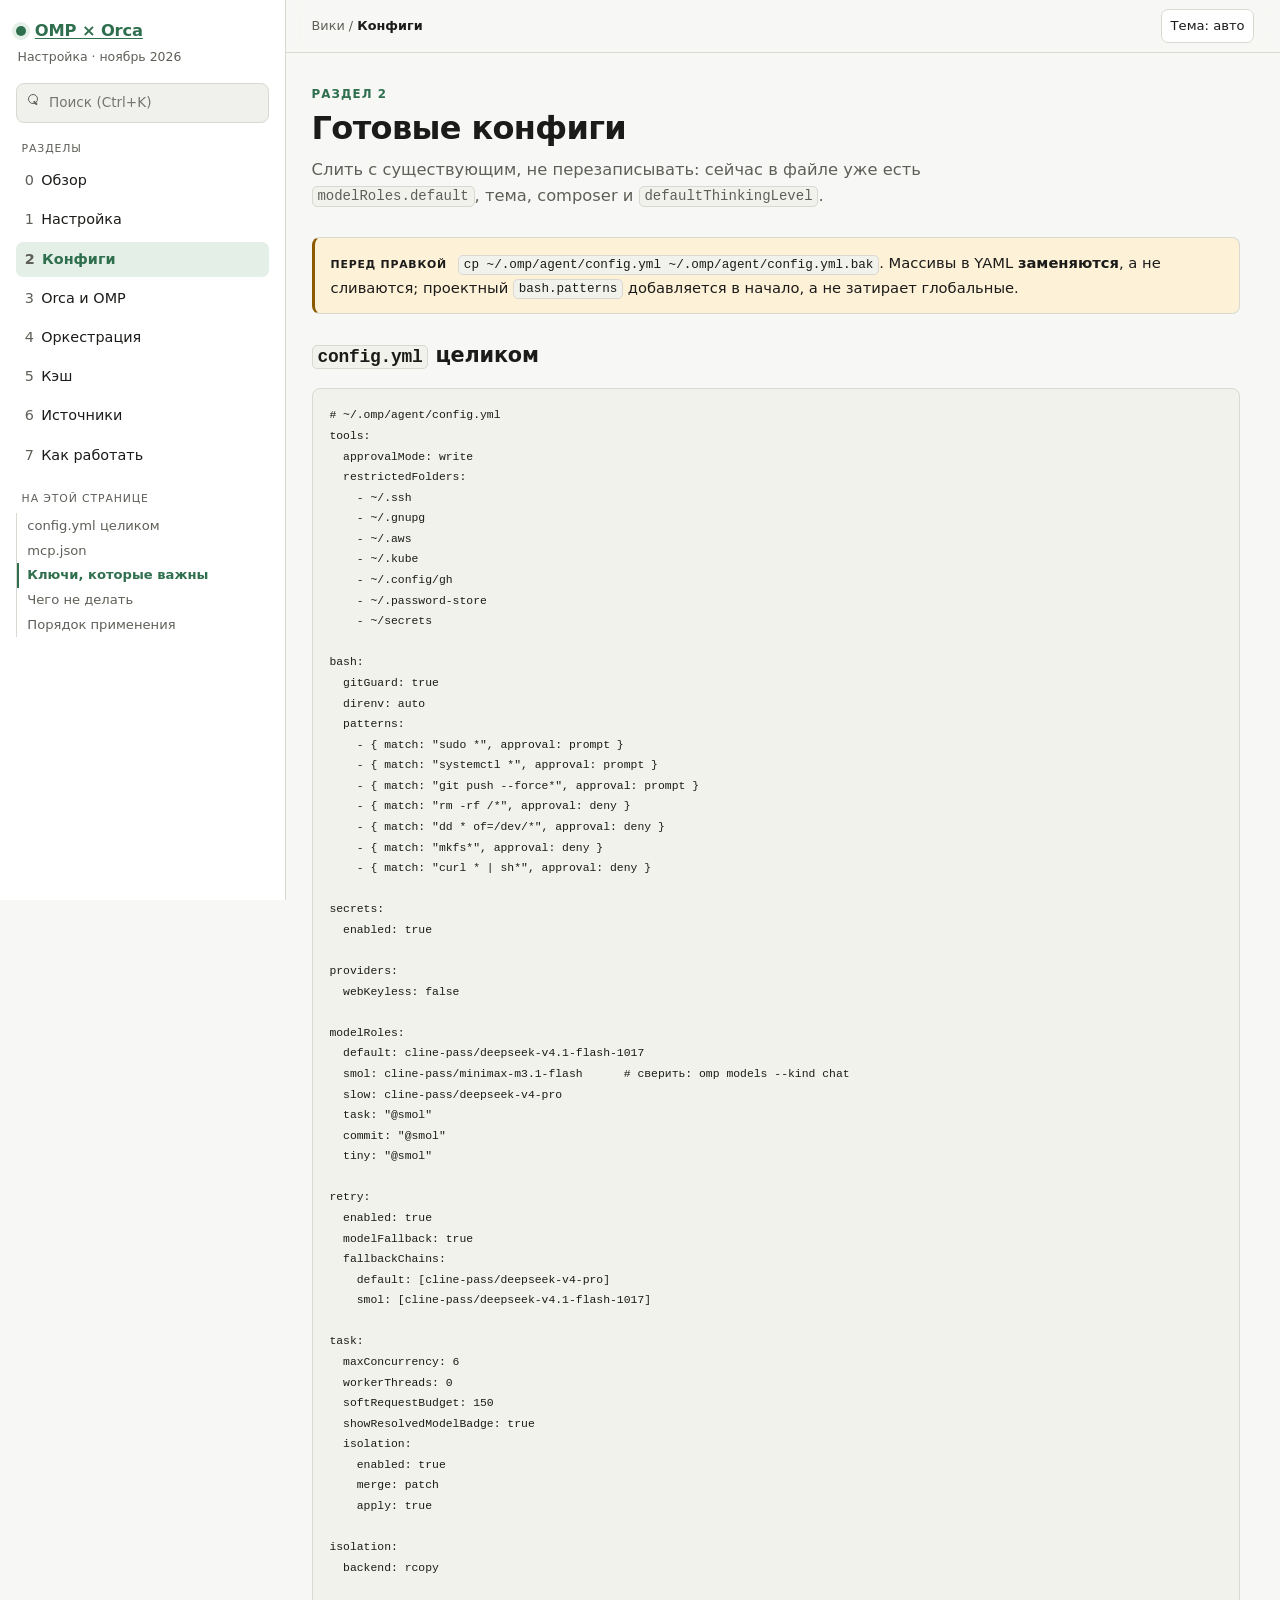
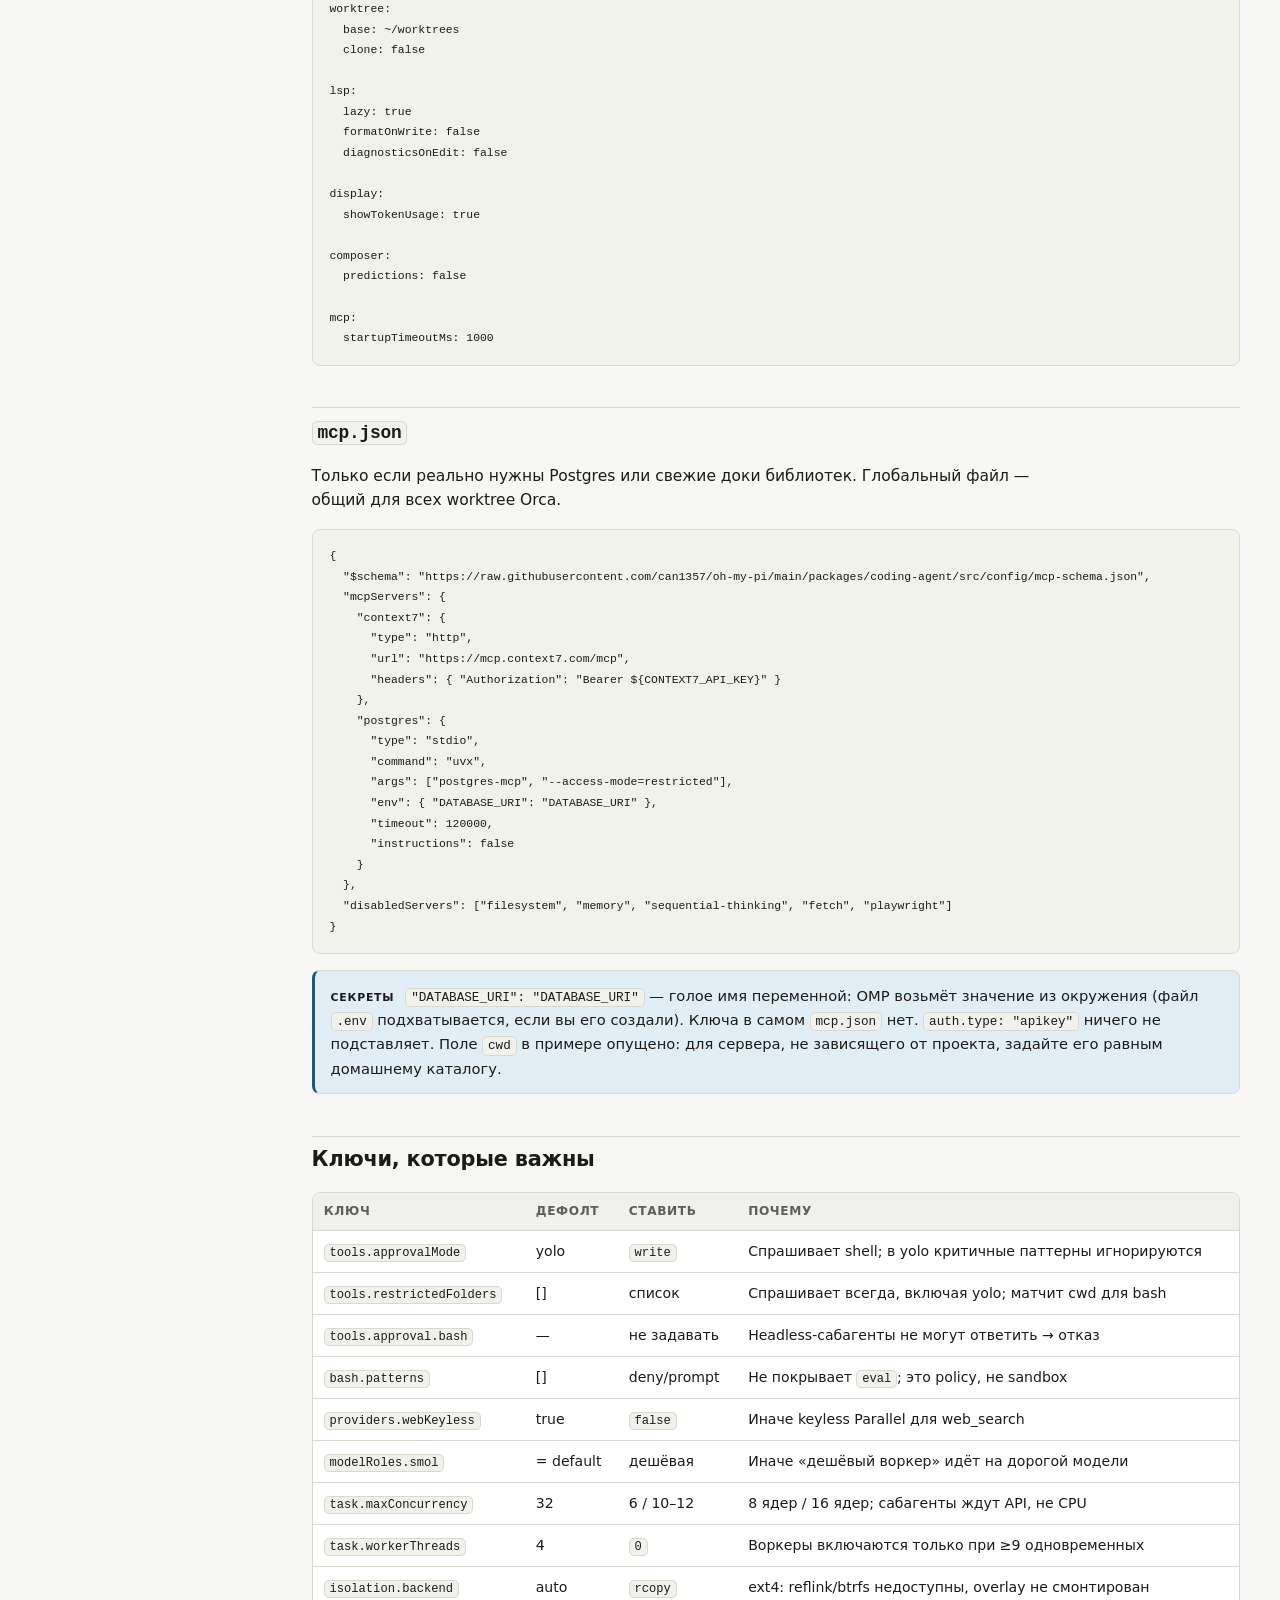
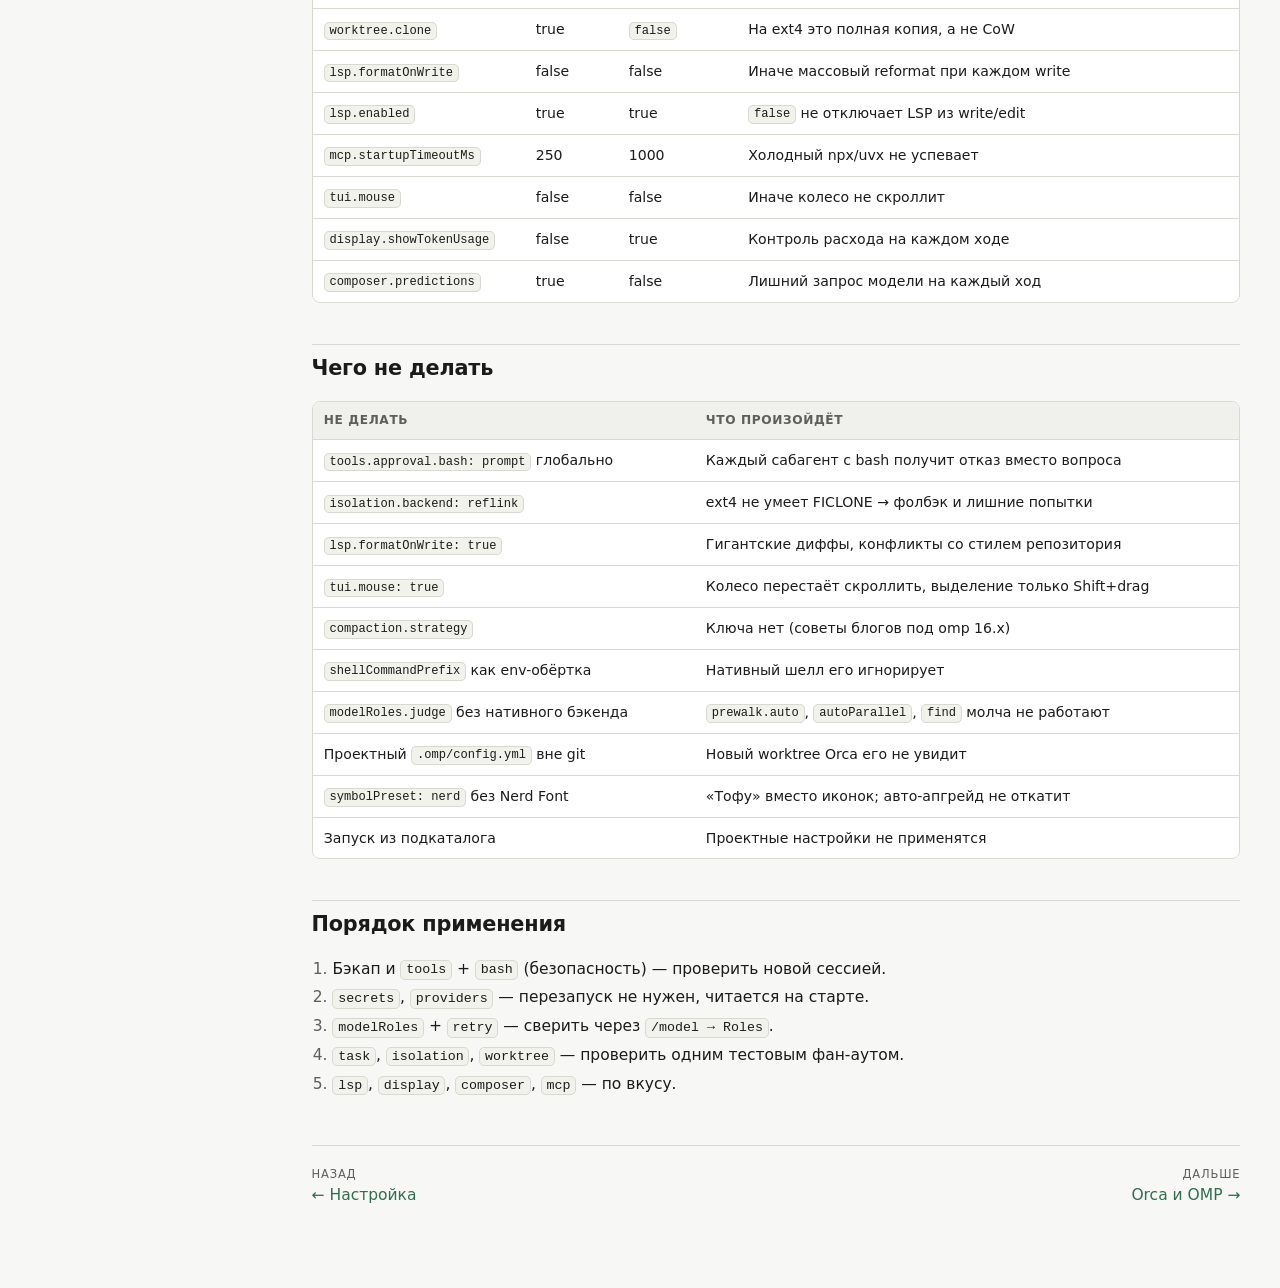
<file: docs/wiki/config.html>
<!DOCTYPE html>
<html lang="ru">
<head>
<meta charset="utf-8">
<meta name="viewport" content="width=device-width, initial-scale=1">
<title>Конфиги — OMP × Orca</title>
<link rel="stylesheet" href="assets/wiki.css">
</head>
<body data-page-title="Конфиги">
<a class="skip" href="#main">К содержимому</a>
<div class="shell">

  <aside class="sidebar" aria-label="Навигация">
    <a class="brand" href="index.html"><span class="dot"></span> OMP × Orca</a>
    <p class="brand-sub">Настройка · ноябрь 2026</p>

    <div class="search">
      <input id="searchInput" type="search" placeholder="Поиск (Ctrl+K)" aria-label="Поиск по вики" autocomplete="off">
      <div class="search-results" id="searchResults" role="listbox"></div>
    </div>

    <p class="nav-group-title">Разделы</p>
    <ul class="nav-list">
      <li><a href="index.html"><span class="num">0</span>Обзор</a></li>
      <li><a href="setup.html"><span class="num">1</span>Настройка</a></li>
      <li><a href="config.html"><span class="num">2</span>Конфиги</a></li>
      <li><a href="orca.html"><span class="num">3</span>Orca и OMP</a></li>
      <li><a href="orchestration.html"><span class="num">4</span>Оркестрация</a></li>
      <li><a href="cache.html"><span class="num">5</span>Кэш</a></li>
      <li><a href="sources.html"><span class="num">6</span>Источники</a></li>
      <li><a href="guide.html"><span class="num">7</span>Как работать</a></li>
    </ul>

    <p class="nav-group-title">На этой странице</p>
    <ul class="toc" id="toc"></ul>
  </aside>

  <div class="main">
    <header class="topbar">
      <button class="icon-btn sidebar-toggle" id="navToggle" type="button" aria-label="Открыть меню">☰</button>
      <div class="crumbs">Вики / <b id="crumbTitle">Конфиги</b></div>
      <div class="top-actions">
        <button class="icon-btn" id="themeBtn" type="button">◐ Авто</button>
      </div>
    </header>

    <main class="content" id="main">
      <div class="page-head">
        <p class="eyebrow">Раздел 2</p>
        <h1>Готовые конфиги</h1>
        <p class="lead">Слить с существующим, не перезаписывать: сейчас в файле уже есть
          <code>modelRoles.default</code>, тема, composer и <code>defaultThinkingLevel</code>.</p>
      </div>

      <div class="callout warn">
        <span class="tag">Перед правкой</span>
        <code>cp ~/.omp/agent/config.yml ~/.omp/agent/config.yml.bak</code>. Массивы в YAML
        <b>заменяются</b>, а не сливаются; проектный <code>bash.patterns</code> добавляется в начало, а не затирает глобальные.
      </div>

      <h2 id="config-yml"><code>config.yml</code> целиком</h2>
<pre><code># ~/.omp/agent/config.yml
tools:
  approvalMode: write
  restrictedFolders:
    - ~/.ssh
    - ~/.gnupg
    - ~/.aws
    - ~/.kube
    - ~/.config/gh
    - ~/.password-store
    - ~/secrets

bash:
  gitGuard: true
  direnv: auto
  patterns:
    - { match: "sudo *", approval: prompt }
    - { match: "systemctl *", approval: prompt }
    - { match: "git push --force*", approval: prompt }
    - { match: "rm -rf /*", approval: deny }
    - { match: "dd * of=/dev/*", approval: deny }
    - { match: "mkfs*", approval: deny }
    - { match: "curl * | sh*", approval: deny }

secrets:
  enabled: true

providers:
  webKeyless: false

modelRoles:
  default: cline-pass/deepseek-v4.1-flash-1017
  smol: cline-pass/minimax-m3.1-flash      # сверить: omp models --kind chat
  slow: cline-pass/deepseek-v4-pro
  task: "@smol"
  commit: "@smol"
  tiny: "@smol"

retry:
  enabled: true
  modelFallback: true
  fallbackChains:
    default: [cline-pass/deepseek-v4-pro]
    smol: [cline-pass/deepseek-v4.1-flash-1017]

task:
  maxConcurrency: 6
  workerThreads: 0
  softRequestBudget: 150
  showResolvedModelBadge: true
  isolation:
    enabled: true
    merge: patch
    apply: true

isolation:
  backend: rcopy

worktree:
  base: ~/worktrees
  clone: false

lsp:
  lazy: true
  formatOnWrite: false
  diagnosticsOnEdit: false

display:
  showTokenUsage: true

composer:
  predictions: false

mcp:
  startupTimeoutMs: 1000</code></pre>

      <h2 id="mcp-json"><code>mcp.json</code></h2>
      <p>Только если реально нужны Postgres или свежие доки библиотек. Глобальный файл — общий для всех worktree Orca.</p>
<pre><code>{
  "$schema": "https://raw.githubusercontent.com/can1357/oh-my-pi/main/packages/coding-agent/src/config/mcp-schema.json",
  "mcpServers": {
    "context7": {
      "type": "http",
      "url": "https://mcp.context7.com/mcp",
      "headers": { "Authorization": "Bearer ${CONTEXT7_API_KEY}" }
    },
    "postgres": {
      "type": "stdio",
      "command": "uvx",
      "args": ["postgres-mcp", "--access-mode=restricted"],
      "env": { "DATABASE_URI": "DATABASE_URI" },
      "timeout": 120000,
      "instructions": false
    }
  },
  "disabledServers": ["filesystem", "memory", "sequential-thinking", "fetch", "playwright"]
}</code></pre>
      <div class="callout">
        <span class="tag">Секреты</span>
        <code>"DATABASE_URI": "DATABASE_URI"</code> — голое имя переменной: OMP возьмёт значение из окружения
        (файл <code>.env</code> подхватывается, если вы его создали). Ключа в самом <code>mcp.json</code> нет.
        <code>auth.type: "apikey"</code> ничего не подставляет. Поле <code>cwd</code> в примере опущено:
        для сервера, не зависящего от проекта, задайте его равным домашнему каталогу.
      </div>

      <h2 id="keys">Ключи, которые важны</h2>
      <div class="table-wrap">
        <table>
          <thead><tr><th>Ключ</th><th>Дефолт</th><th>Ставить</th><th>Почему</th></tr></thead>
          <tbody>
          <tr><td><code>tools.approvalMode</code></td><td>yolo</td><td><code>write</code></td><td>Спрашивает shell; в yolo критичные паттерны игнорируются</td></tr>
          <tr><td><code>tools.restrictedFolders</code></td><td>[]</td><td>список</td><td>Спрашивает всегда, включая yolo; матчит cwd для bash</td></tr>
          <tr><td><code>tools.approval.bash</code></td><td>—</td><td>не задавать</td><td>Headless-сабагенты не могут ответить → отказ</td></tr>
          <tr><td><code>bash.patterns</code></td><td>[]</td><td>deny/prompt</td><td>Не покрывает <code>eval</code>; это policy, не sandbox</td></tr>
          <tr><td><code>providers.webKeyless</code></td><td>true</td><td><code>false</code></td><td>Иначе keyless Parallel для web_search</td></tr>
          <tr><td><code>modelRoles.smol</code></td><td>= default</td><td>дешёвая</td><td>Иначе «дешёвый воркер» идёт на дорогой модели</td></tr>
          <tr><td><code>task.maxConcurrency</code></td><td>32</td><td>6 / 10–12</td><td>8 ядер / 16 ядер; сабагенты ждут API, не CPU</td></tr>
          <tr><td><code>task.workerThreads</code></td><td>4</td><td><code>0</code></td><td>Воркеры включаются только при ≥9 одновременных</td></tr>
          <tr><td><code>isolation.backend</code></td><td>auto</td><td><code>rcopy</code></td><td>ext4: reflink/btrfs недоступны, overlay не смонтирован</td></tr>
          <tr><td><code>worktree.clone</code></td><td>true</td><td><code>false</code></td><td>На ext4 это полная копия, а не CoW</td></tr>
          <tr><td><code>lsp.formatOnWrite</code></td><td>false</td><td>false</td><td>Иначе массовый reformat при каждом write</td></tr>
          <tr><td><code>lsp.enabled</code></td><td>true</td><td>true</td><td><code>false</code> не отключает LSP из write/edit</td></tr>
          <tr><td><code>mcp.startupTimeoutMs</code></td><td>250</td><td>1000</td><td>Холодный npx/uvx не успевает</td></tr>
          <tr><td><code>tui.mouse</code></td><td>false</td><td>false</td><td>Иначе колесо не скроллит</td></tr>
          <tr><td><code>display.showTokenUsage</code></td><td>false</td><td>true</td><td>Контроль расхода на каждом ходе</td></tr>
          <tr><td><code>composer.predictions</code></td><td>true</td><td>false</td><td>Лишний запрос модели на каждый ход</td></tr>
          </tbody>
        </table>
      </div>

      <h2 id="donts">Чего не делать</h2>
      <div class="table-wrap">
        <table>
          <thead><tr><th>Не делать</th><th>Что произойдёт</th></tr></thead>
          <tbody>
          <tr><td><code>tools.approval.bash: prompt</code> глобально</td><td>Каждый сабагент с bash получит отказ вместо вопроса</td></tr>
          <tr><td><code>isolation.backend: reflink</code></td><td>ext4 не умеет FICLONE → фолбэк и лишние попытки</td></tr>
          <tr><td><code>lsp.formatOnWrite: true</code></td><td>Гигантские диффы, конфликты со стилем репозитория</td></tr>
          <tr><td><code>tui.mouse: true</code></td><td>Колесо перестаёт скроллить, выделение только Shift+drag</td></tr>
          <tr><td><code>compaction.strategy</code></td><td>Ключа нет (советы блогов под omp 16.x)</td></tr>
          <tr><td><code>shellCommandPrefix</code> как env-обёртка</td><td>Нативный шелл его игнорирует</td></tr>
          <tr><td><code>modelRoles.judge</code> без нативного бэкенда</td><td><code>prewalk.auto</code>, <code>autoParallel</code>, <code>find</code> молча не работают</td></tr>
          <tr><td>Проектный <code>.omp/config.yml</code> вне git</td><td>Новый worktree Orca его не увидит</td></tr>
          <tr><td><code>symbolPreset: nerd</code> без Nerd Font</td><td>«Тофу» вместо иконок; авто-апгрейд не откатит</td></tr>
          <tr><td>Запуск из подкаталога</td><td>Проектные настройки не применятся</td></tr>
          </tbody>
        </table>
      </div>

      <h2 id="order">Порядок применения</h2>
      <ol>
        <li>Бэкап и <code>tools</code> + <code>bash</code> (безопасность) — проверить новой сессией.</li>
        <li><code>secrets</code>, <code>providers</code> — перезапуск не нужен, читается на старте.</li>
        <li><code>modelRoles</code> + <code>retry</code> — сверить через <code>/model → Roles</code>.</li>
        <li><code>task</code>, <code>isolation</code>, <code>worktree</code> — проверить одним тестовым фан-аутом.</li>
        <li><code>lsp</code>, <code>display</code>, <code>composer</code>, <code>mcp</code> — по вкусу.</li>
      </ol>

      <nav class="pager" aria-label="Навигация по разделам">
        <a href="setup.html"><span class="dir">Назад</span>← Настройка</a>
        <a class="next" href="orca.html"><span class="dir">Дальше</span>Orca и OMP →</a>
      </nav>
    </main>
  </div>
</div>
<script src="assets/wiki.js"></script>
</body>
</html>
</file>
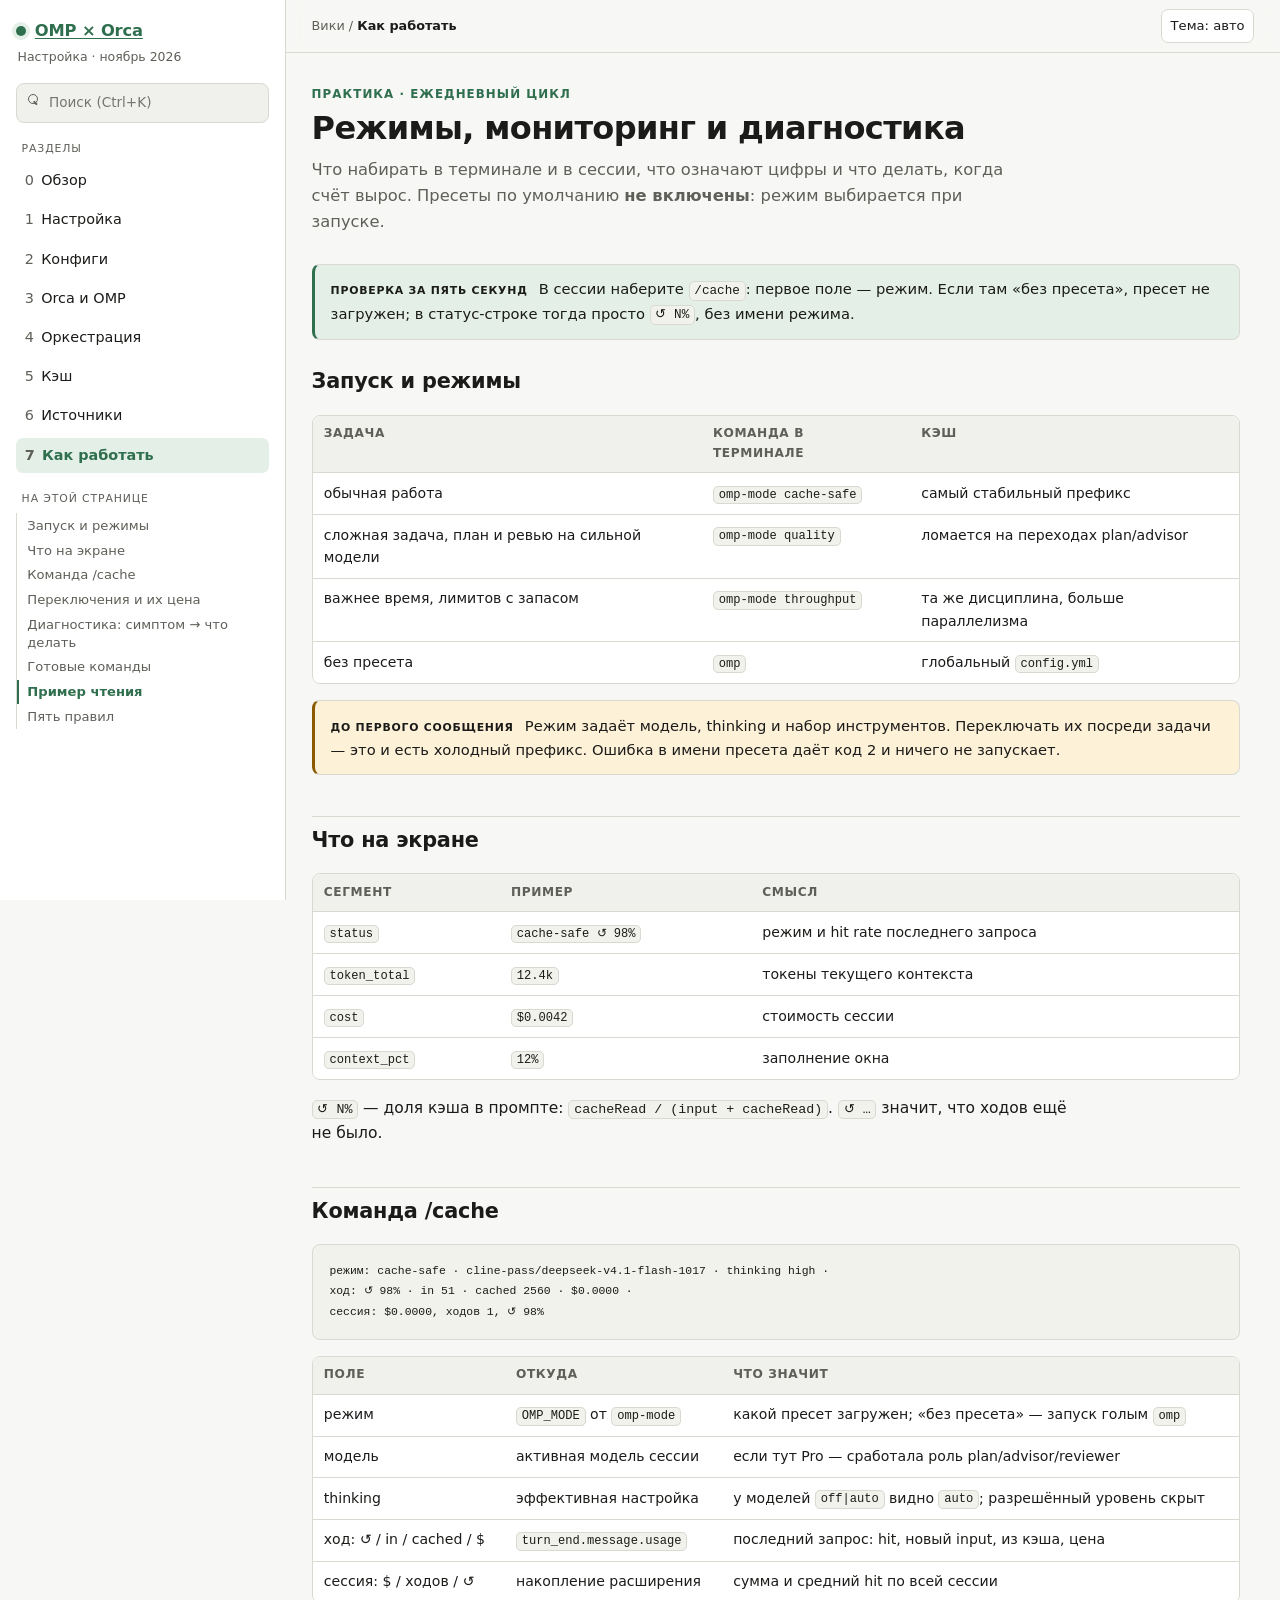
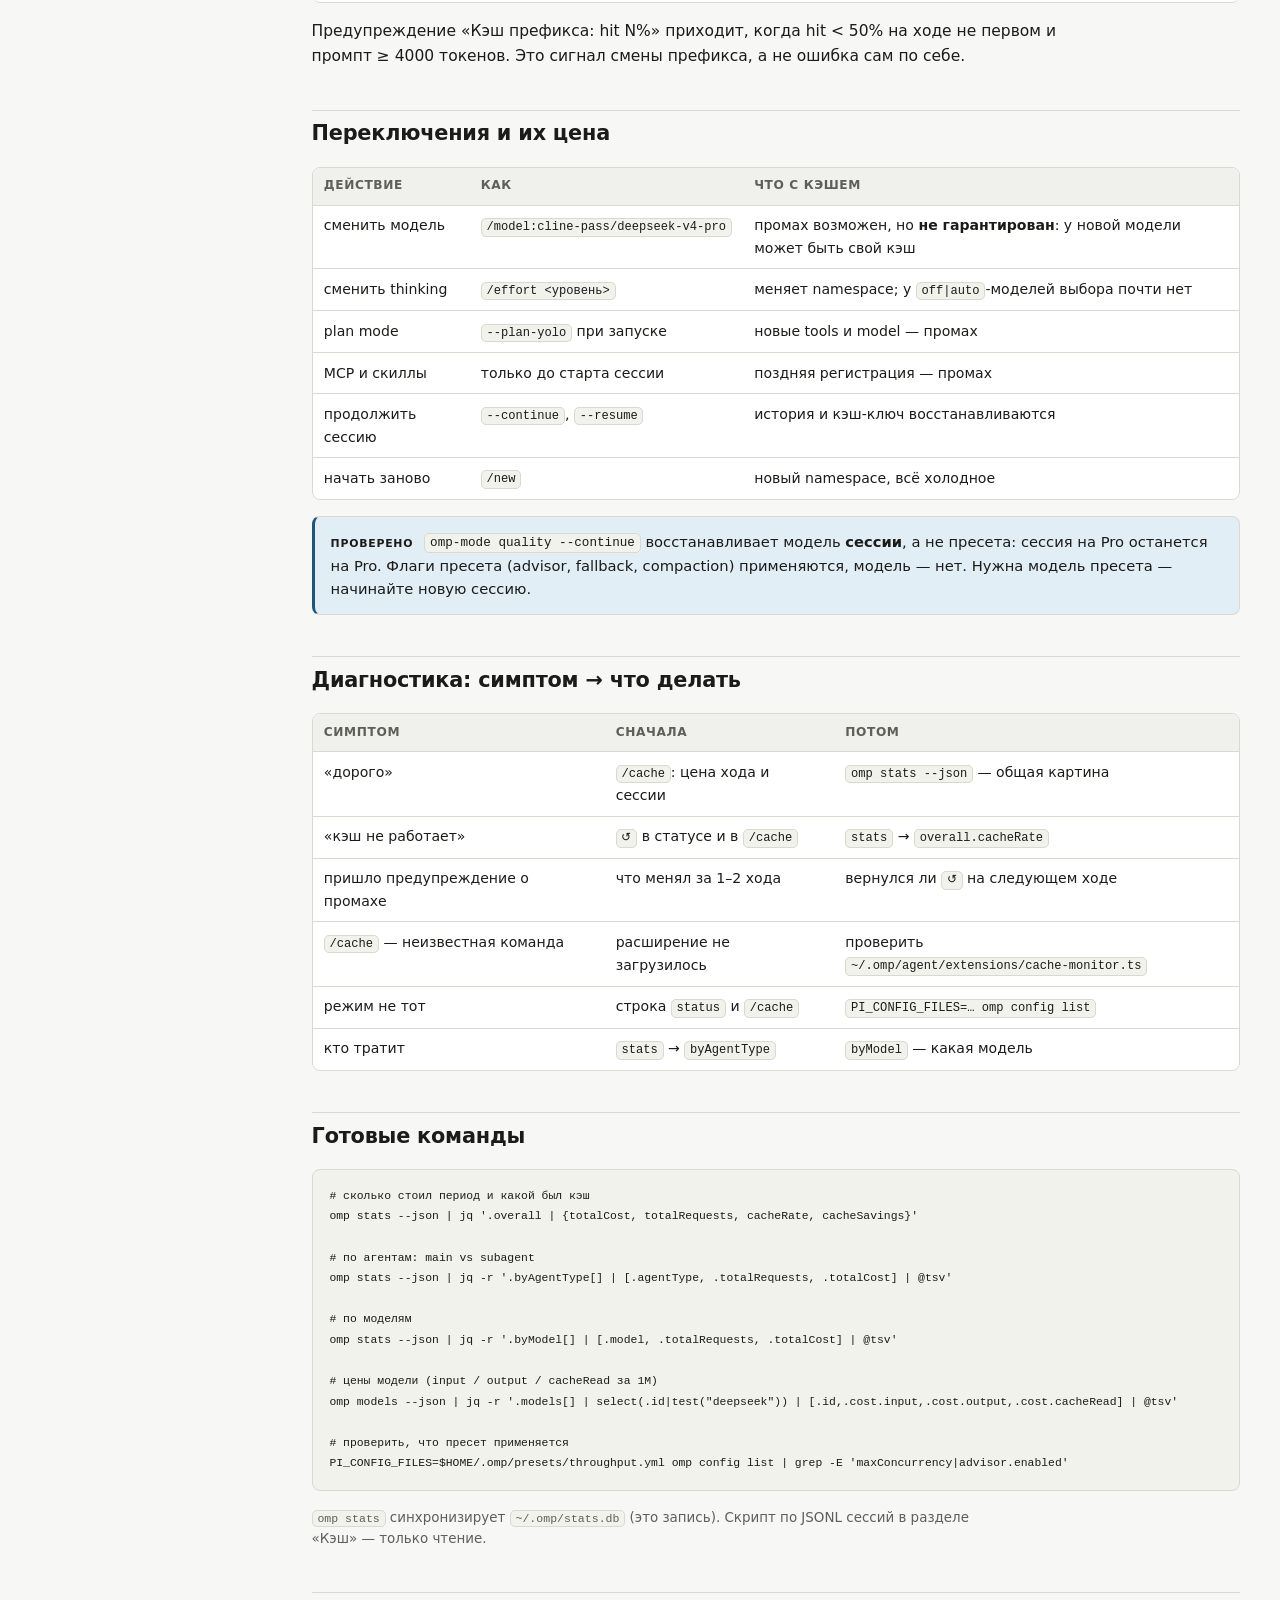
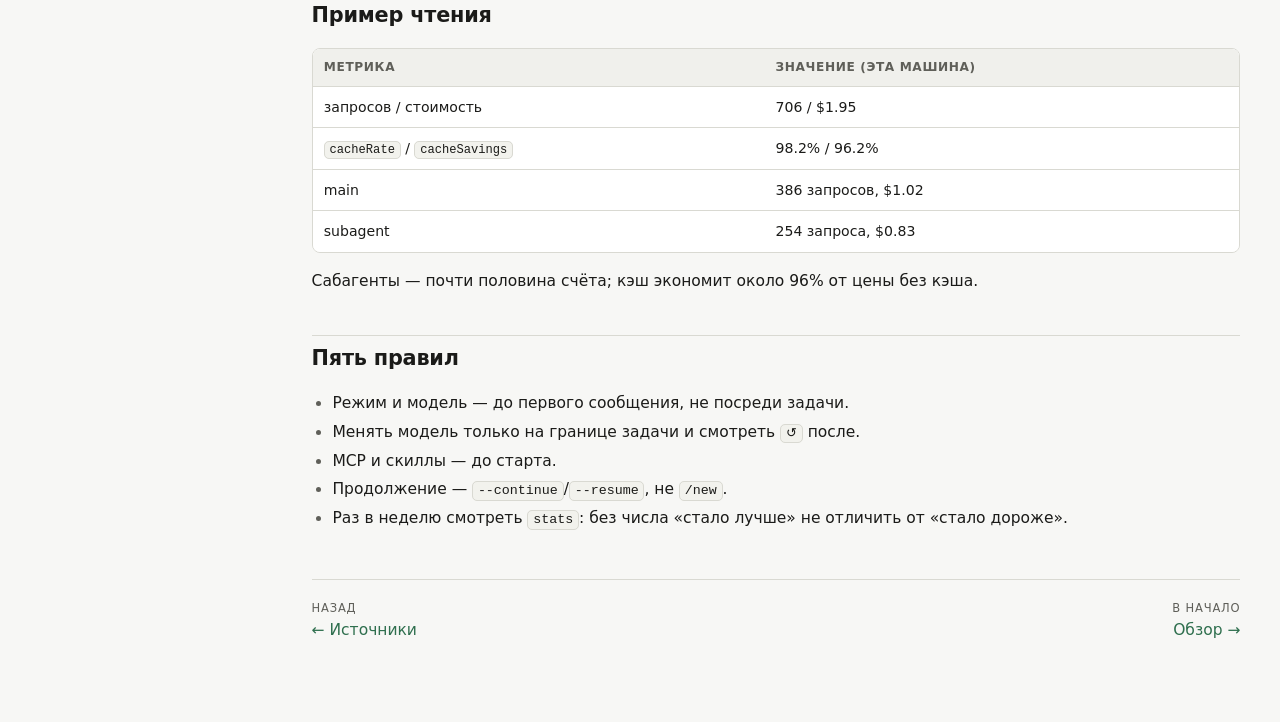
<file: docs/wiki/guide.html>
<!DOCTYPE html>
<html lang="ru">
<head>
<meta charset="utf-8">
<meta name="viewport" content="width=device-width, initial-scale=1">
<title>Как работать — OMP × Orca</title>
<meta name="description" content="Ежедневный цикл: запуск режима, /cache, переключения и диагностика кэша префикса.">
<link rel="stylesheet" href="assets/wiki.css">
</head>
<body data-page-title="Как работать">
<a class="skip" href="#main">К содержимому</a>
<div class="shell">

  <aside class="sidebar" aria-label="Навигация">
    <a class="brand" href="index.html"><span class="dot"></span> OMP × Orca</a>
    <p class="brand-sub">Настройка · ноябрь 2026</p>

    <div class="search">
      <input id="searchInput" type="search" placeholder="Поиск (Ctrl+K)" aria-label="Поиск по вики" autocomplete="off">
      <div class="search-results" id="searchResults" role="listbox"></div>
    </div>

    <p class="nav-group-title">Разделы</p>
    <ul class="nav-list">
      <li><a href="index.html"><span class="num">0</span>Обзор</a></li>
      <li><a href="setup.html"><span class="num">1</span>Настройка</a></li>
      <li><a href="config.html"><span class="num">2</span>Конфиги</a></li>
      <li><a href="orca.html"><span class="num">3</span>Orca и OMP</a></li>
      <li><a href="orchestration.html"><span class="num">4</span>Оркестрация</a></li>
      <li><a href="cache.html"><span class="num">5</span>Кэш</a></li>
      <li><a href="sources.html"><span class="num">6</span>Источники</a></li>
      <li><a href="guide.html"><span class="num">7</span>Как работать</a></li>
    </ul>

    <p class="nav-group-title">На этой странице</p>
    <ul class="toc" id="toc"></ul>
  </aside>

  <div class="main">
    <header class="topbar">
      <button class="icon-btn sidebar-toggle" id="navToggle" type="button" aria-label="Открыть меню">☰</button>
      <div class="crumbs">Вики / <b id="crumbTitle">Как работать</b></div>
      <div class="top-actions">
        <button class="icon-btn" id="themeBtn" type="button">◐ Авто</button>
      </div>
    </header>

    <main class="content" id="main">
      <div class="page-head">
        <p class="eyebrow">Практика · ежедневный цикл</p>
        <h1>Режимы, мониторинг и диагностика</h1>
        <p class="lead">Что набирать в терминале и в сессии, что означают цифры и что делать,
          когда счёт вырос. Пресеты по умолчанию <b>не включены</b>: режим выбирается при запуске.</p>
      </div>

      <div class="callout ok">
        <span class="tag">Проверка за пять секунд</span>
        В сессии наберите <code>/cache</code>: первое поле — режим. Если там «без пресета»,
          пресет не загружен; в статус-строке тогда просто <code>↺ N%</code>, без имени режима.
      </div>

      <h2 id="start">Запуск и режимы</h2>
      <div class="table-wrap">
        <table>
          <thead><tr><th>Задача</th><th>Команда в терминале</th><th>Кэш</th></tr></thead>
          <tbody>
          <tr><td>обычная работа</td><td><code>omp-mode cache-safe</code></td><td>самый стабильный префикс</td></tr>
          <tr><td>сложная задача, план и ревью на сильной модели</td><td><code>omp-mode quality</code></td><td>ломается на переходах plan/advisor</td></tr>
          <tr><td>важнее время, лимитов с запасом</td><td><code>omp-mode throughput</code></td><td>та же дисциплина, больше параллелизма</td></tr>
          <tr><td>без пресета</td><td><code>omp</code></td><td>глобальный <code>config.yml</code></td></tr>
          </tbody>
        </table>
      </div>
      <div class="callout warn">
        <span class="tag">До первого сообщения</span>
        Режим задаёт модель, thinking и набор инструментов. Переключать их посреди задачи —
          это и есть холодный префикс. Ошибка в имени пресета даёт код 2 и ничего не запускает.
      </div>

      <h2 id="screen">Что на экране</h2>
      <div class="table-wrap">
        <table>
          <thead><tr><th>Сегмент</th><th>Пример</th><th>Смысл</th></tr></thead>
          <tbody>
          <tr><td><code>status</code></td><td><code>cache-safe ↺ 98%</code></td><td>режим и hit rate последнего запроса</td></tr>
          <tr><td><code>token_total</code></td><td><code>12.4k</code></td><td>токены текущего контекста</td></tr>
          <tr><td><code>cost</code></td><td><code>$0.0042</code></td><td>стоимость сессии</td></tr>
          <tr><td><code>context_pct</code></td><td><code>12%</code></td><td>заполнение окна</td></tr>
          </tbody>
        </table>
      </div>
      <p><code>↺ N%</code> — доля кэша в промпте: <code>cacheRead / (input + cacheRead)</code>.
        <code>↺ …</code> значит, что ходов ещё не было.</p>

      <h2 id="cache">Команда /cache</h2>
<pre><code>режим: cache-safe · cline-pass/deepseek-v4.1-flash-1017 · thinking high ·
ход: ↺ 98% · in 51 · cached 2560 · $0.0000 ·
сессия: $0.0000, ходов 1, ↺ 98%</code></pre>
      <div class="table-wrap">
        <table>
          <thead><tr><th>Поле</th><th>Откуда</th><th>Что значит</th></tr></thead>
          <tbody>
          <tr><td>режим</td><td><code>OMP_MODE</code> от <code>omp-mode</code></td><td>какой пресет загружен; «без пресета» — запуск голым <code>omp</code></td></tr>
          <tr><td>модель</td><td>активная модель сессии</td><td>если тут Pro — сработала роль plan/advisor/reviewer</td></tr>
          <tr><td>thinking</td><td>эффективная настройка</td><td>у моделей <code>off|auto</code> видно <code>auto</code>; разрешённый уровень скрыт</td></tr>
          <tr><td>ход: ↺ / in / cached / $</td><td><code>turn_end.message.usage</code></td><td>последний запрос: hit, новый input, из кэша, цена</td></tr>
          <tr><td>сессия: $ / ходов / ↺</td><td>накопление расширения</td><td>сумма и средний hit по всей сессии</td></tr>
          </tbody>
        </table>
      </div>
      <p>Предупреждение «Кэш префикса: hit N%» приходит, когда hit &lt; 50% на ходе не первом
        и промпт ≥ 4000 токенов. Это сигнал смены префикса, а не ошибка сам по себе.</p>

      <h2 id="switch">Переключения и их цена</h2>
      <div class="table-wrap">
        <table>
          <thead><tr><th>Действие</th><th>Как</th><th>Что с кэшем</th></tr></thead>
          <tbody>
          <tr><td>сменить модель</td><td><code>/model:cline-pass/deepseek-v4-pro</code></td><td>промах возможен, но <b>не гарантирован</b>: у новой модели может быть свой кэш</td></tr>
          <tr><td>сменить thinking</td><td><code>/effort &lt;уровень&gt;</code></td><td>меняет namespace; у <code>off|auto</code>-моделей выбора почти нет</td></tr>
          <tr><td>plan mode</td><td><code>--plan-yolo</code> при запуске</td><td>новые tools и model — промах</td></tr>
          <tr><td>MCP и скиллы</td><td>только до старта сессии</td><td>поздняя регистрация — промах</td></tr>
          <tr><td>продолжить сессию</td><td><code>--continue</code>, <code>--resume</code></td><td>история и кэш-ключ восстанавливаются</td></tr>
          <tr><td>начать заново</td><td><code>/new</code></td><td>новый namespace, всё холодное</td></tr>
          </tbody>
        </table>
      </div>
      <div class="callout">
        <span class="tag">Проверено</span>
        <code>omp-mode quality --continue</code> восстанавливает модель <b>сессии</b>, а не пресета:
        сессия на Pro останется на Pro. Флаги пресета (advisor, fallback, compaction) применяются,
        модель — нет. Нужна модель пресета — начинайте новую сессию.
      </div>

      <h2 id="diag">Диагностика: симптом → что делать</h2>
      <div class="table-wrap">
        <table>
          <thead><tr><th>Симптом</th><th>Сначала</th><th>Потом</th></tr></thead>
          <tbody>
          <tr><td>«дорого»</td><td><code>/cache</code>: цена хода и сессии</td><td><code>omp stats --json</code> — общая картина</td></tr>
          <tr><td>«кэш не работает»</td><td><code>↺</code> в статусе и в <code>/cache</code></td><td><code>stats</code> → <code>overall.cacheRate</code></td></tr>
          <tr><td>пришло предупреждение о промахе</td><td>что менял за 1–2 хода</td><td>вернулся ли <code>↺</code> на следующем ходе</td></tr>
          <tr><td><code>/cache</code> — неизвестная команда</td><td>расширение не загрузилось</td><td>проверить <code>~/.omp/agent/extensions/cache-monitor.ts</code></td></tr>
          <tr><td>режим не тот</td><td>строка <code>status</code> и <code>/cache</code></td><td><code>PI_CONFIG_FILES=… omp config list</code></td></tr>
          <tr><td>кто тратит</td><td><code>stats</code> → <code>byAgentType</code></td><td><code>byModel</code> — какая модель</td></tr>
          </tbody>
        </table>
      </div>

      <h2 id="commands">Готовые команды</h2>
<pre><code># сколько стоил период и какой был кэш
omp stats --json | jq '.overall | {totalCost, totalRequests, cacheRate, cacheSavings}'

# по агентам: main vs subagent
omp stats --json | jq -r '.byAgentType[] | [.agentType, .totalRequests, .totalCost] | @tsv'

# по моделям
omp stats --json | jq -r '.byModel[] | [.model, .totalRequests, .totalCost] | @tsv'

# цены модели (input / output / cacheRead за 1M)
omp models --json | jq -r '.models[] | select(.id|test("deepseek")) | [.id,.cost.input,.cost.output,.cost.cacheRead] | @tsv'

# проверить, что пресет применяется
PI_CONFIG_FILES=$HOME/.omp/presets/throughput.yml omp config list | grep -E 'maxConcurrency|advisor.enabled'</code></pre>
      <p class="small muted"><code>omp stats</code> синхронизирует <code>~/.omp/stats.db</code> (это запись).
        Скрипт по JSONL сессий в разделе «Кэш» — только чтение.</p>

      <h2 id="example">Пример чтения</h2>
      <div class="table-wrap">
        <table>
          <thead><tr><th>Метрика</th><th>Значение (эта машина)</th></tr></thead>
          <tbody>
          <tr><td>запросов / стоимость</td><td>706 / $1.95</td></tr>
          <tr><td><code>cacheRate</code> / <code>cacheSavings</code></td><td>98.2% / 96.2%</td></tr>
          <tr><td>main</td><td>386 запросов, $1.02</td></tr>
          <tr><td>subagent</td><td>254 запроса, $0.83</td></tr>
          </tbody>
        </table>
      </div>
      <p>Сабагенты — почти половина счёта; кэш экономит около 96% от цены без кэша.</p>

      <h2 id="rules">Пять правил</h2>
      <ul>
        <li>Режим и модель — до первого сообщения, не посреди задачи.</li>
        <li>Менять модель только на границе задачи и смотреть <code>↺</code> после.</li>
        <li>MCP и скиллы — до старта.</li>
        <li>Продолжение — <code>--continue</code>/<code>--resume</code>, не <code>/new</code>.</li>
        <li>Раз в неделю смотреть <code>stats</code>: без числа «стало лучше» не отличить от «стало дороже».</li>
      </ul>

      <nav class="pager" aria-label="Навигация по разделам">
        <a href="sources.html"><span class="dir">Назад</span>← Источники</a>
        <a class="next" href="index.html"><span class="dir">В начало</span>Обзор →</a>
      </nav>
    </main>
  </div>
</div>
<script src="assets/wiki.js"></script>
</body>
</html>
</file>
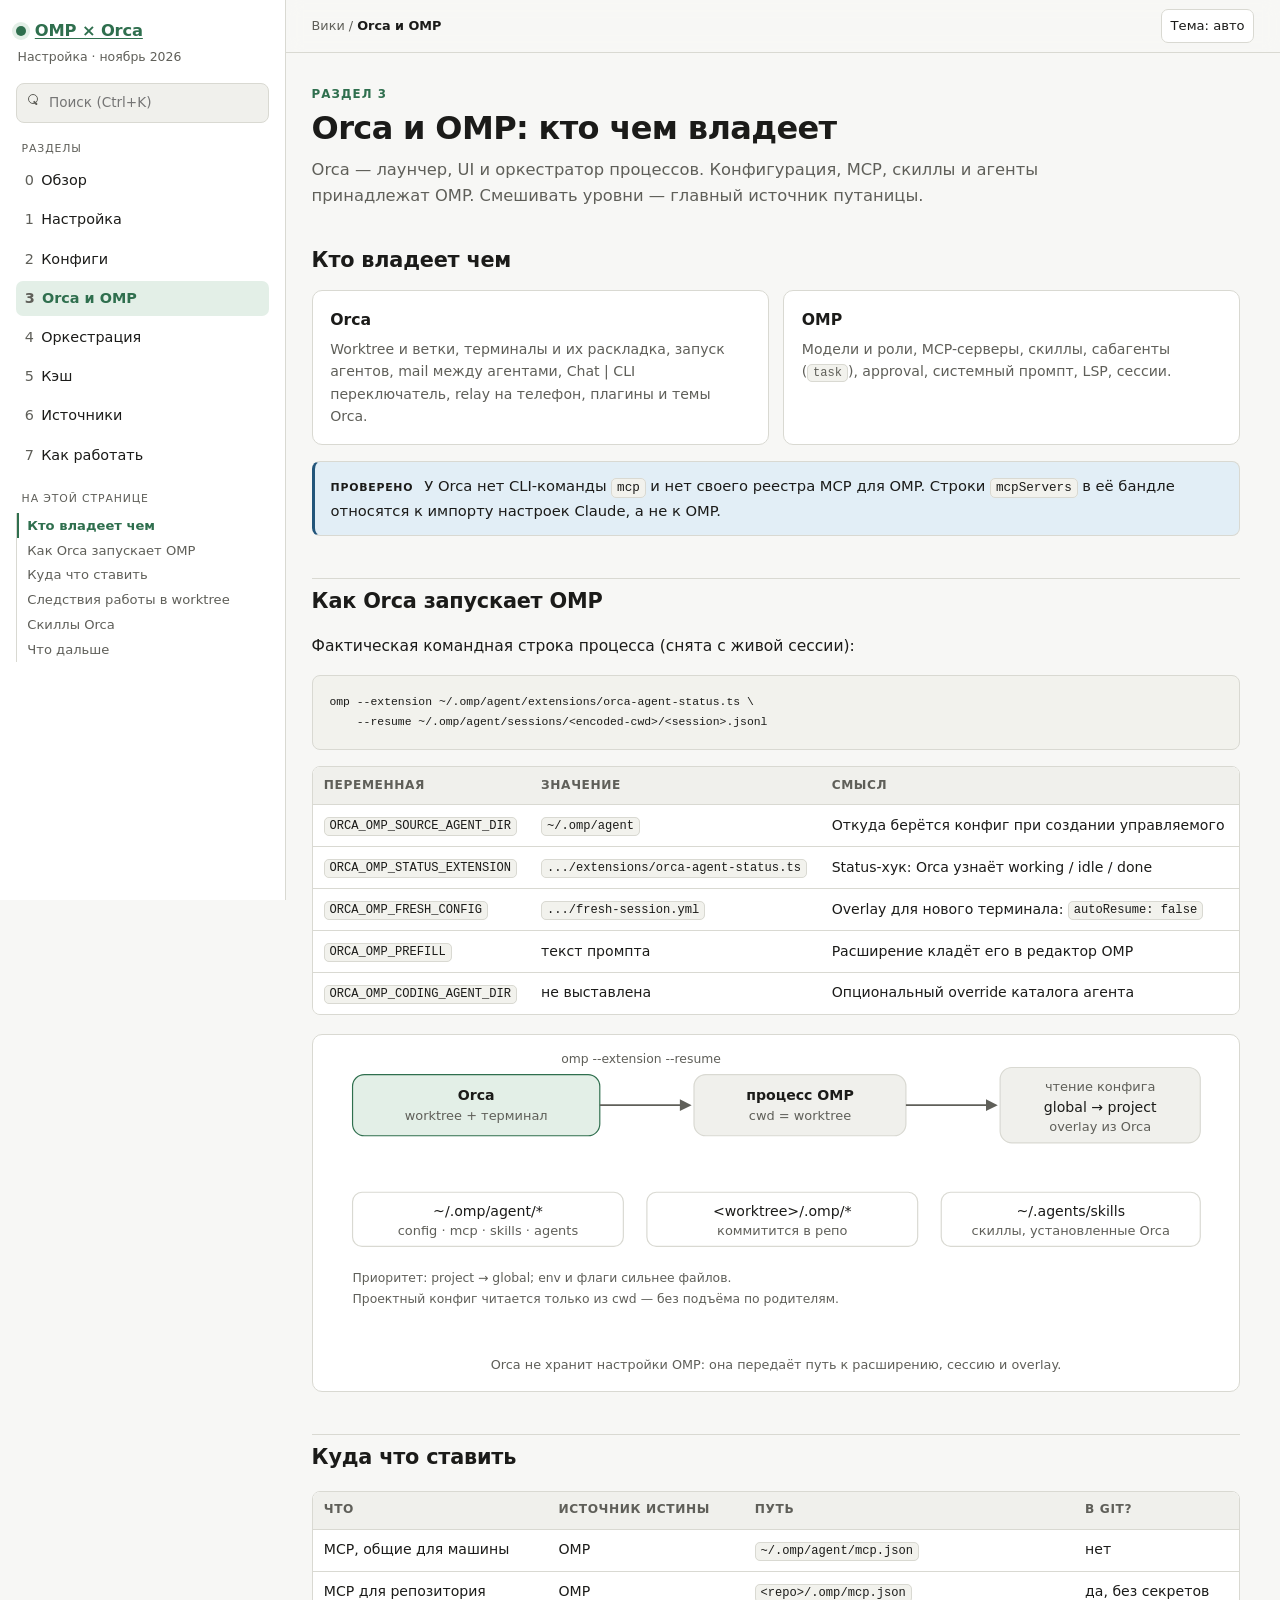
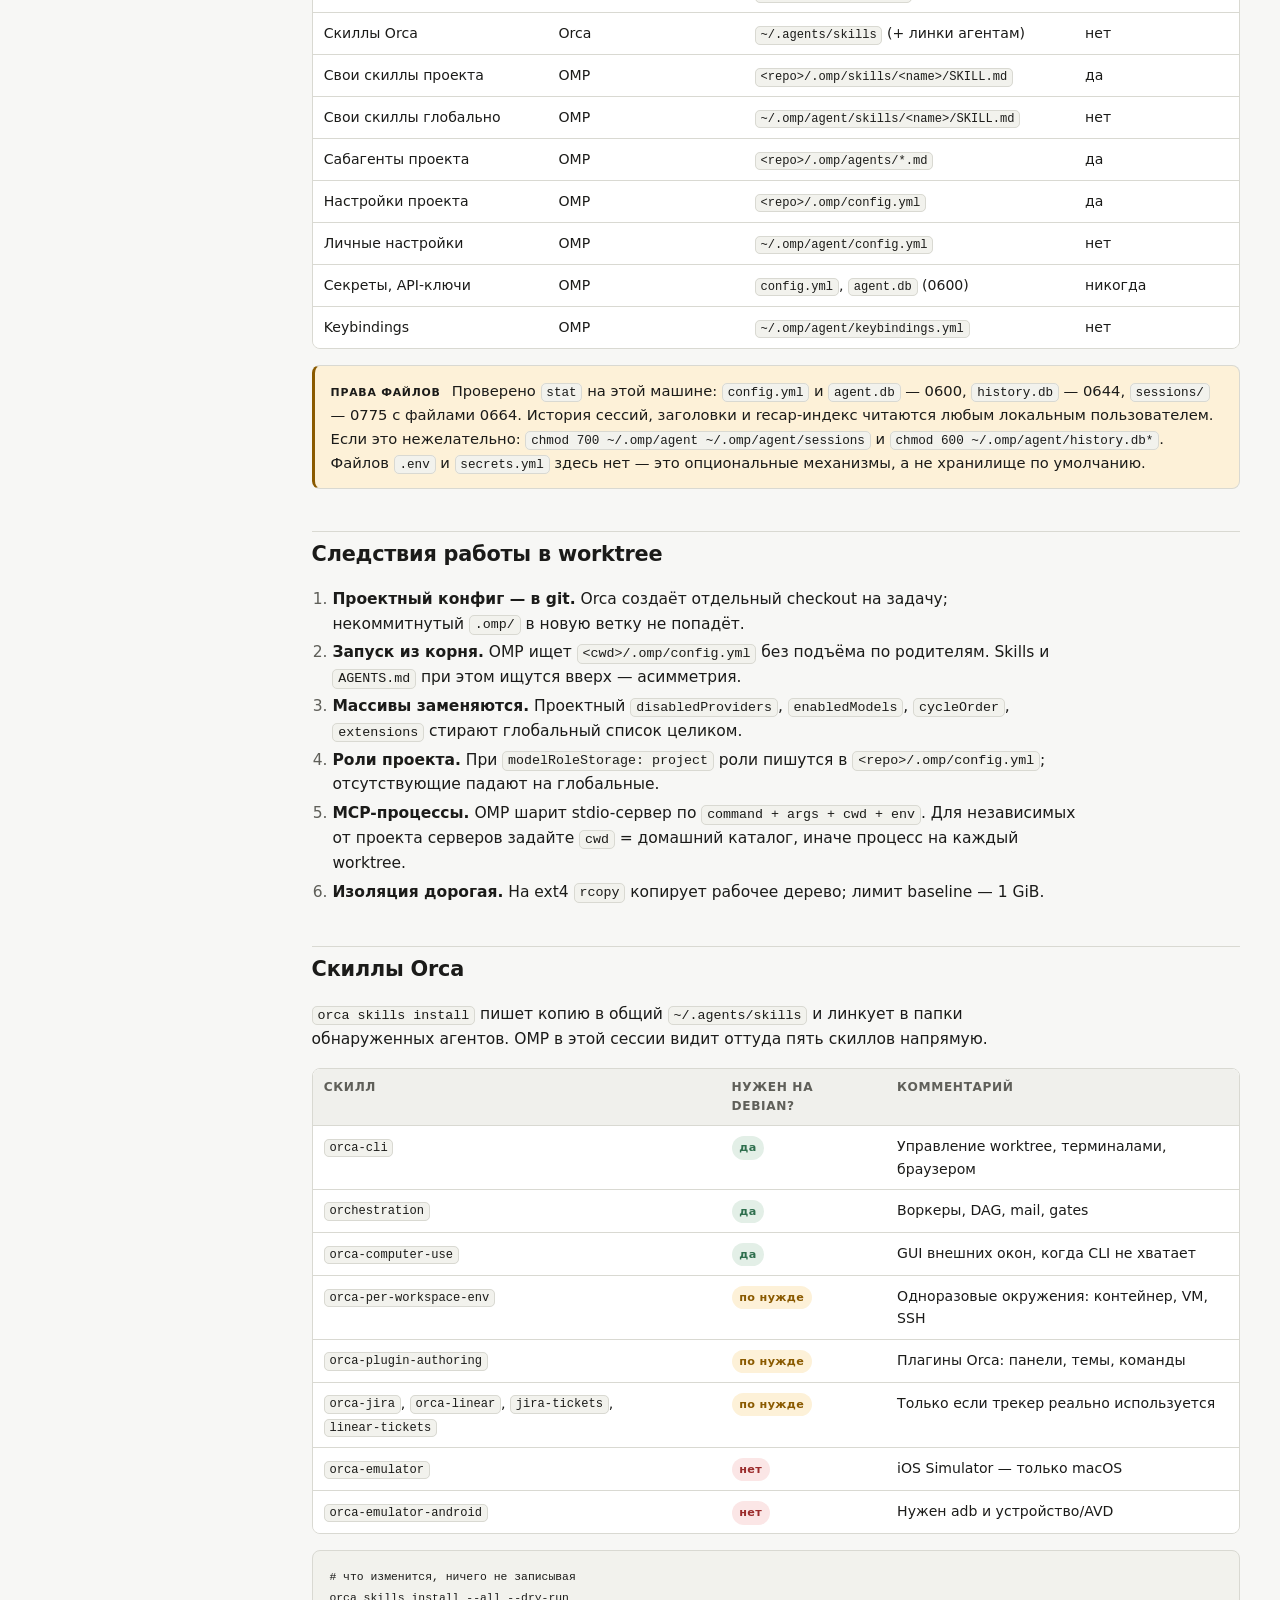
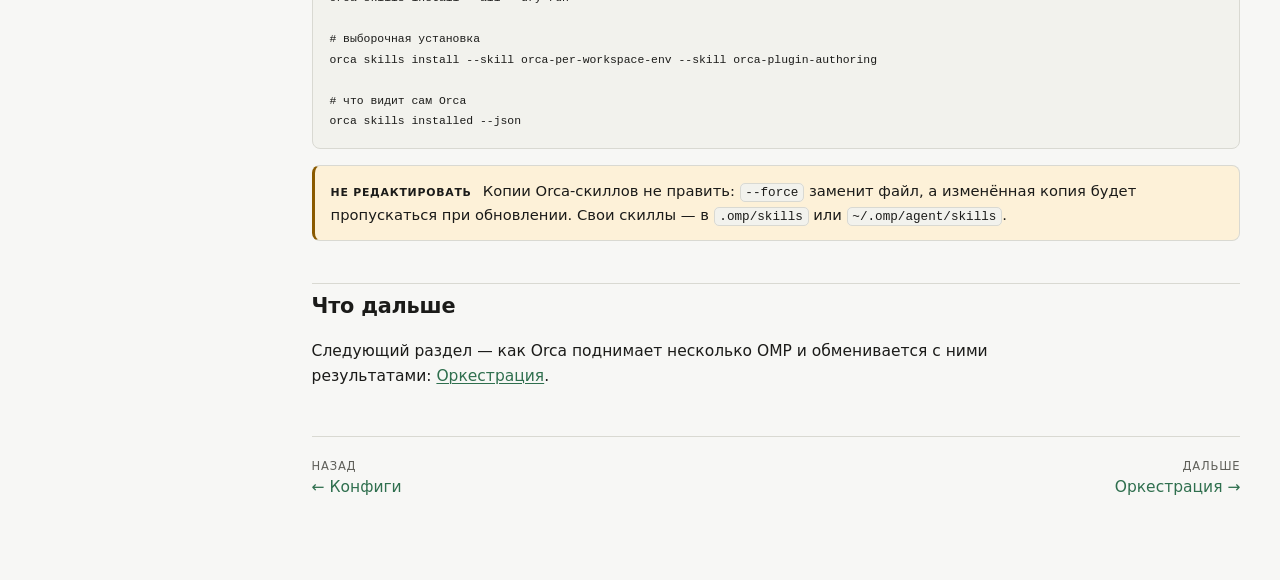
<file: docs/wiki/orca.html>
<!DOCTYPE html>
<html lang="ru">
<head>
<meta charset="utf-8">
<meta name="viewport" content="width=device-width, initial-scale=1">
<title>Orca и OMP — OMP × Orca</title>
<link rel="stylesheet" href="assets/wiki.css">
</head>
<body data-page-title="Orca и OMP">
<a class="skip" href="#main">К содержимому</a>
<div class="shell">

  <aside class="sidebar" aria-label="Навигация">
    <a class="brand" href="index.html"><span class="dot"></span> OMP × Orca</a>
    <p class="brand-sub">Настройка · ноябрь 2026</p>

    <div class="search">
      <input id="searchInput" type="search" placeholder="Поиск (Ctrl+K)" aria-label="Поиск по вики" autocomplete="off">
      <div class="search-results" id="searchResults" role="listbox"></div>
    </div>

    <p class="nav-group-title">Разделы</p>
    <ul class="nav-list">
      <li><a href="index.html"><span class="num">0</span>Обзор</a></li>
      <li><a href="setup.html"><span class="num">1</span>Настройка</a></li>
      <li><a href="config.html"><span class="num">2</span>Конфиги</a></li>
      <li><a href="orca.html"><span class="num">3</span>Orca и OMP</a></li>
      <li><a href="orchestration.html"><span class="num">4</span>Оркестрация</a></li>
      <li><a href="cache.html"><span class="num">5</span>Кэш</a></li>
      <li><a href="sources.html"><span class="num">6</span>Источники</a></li>
      <li><a href="guide.html"><span class="num">7</span>Как работать</a></li>
    </ul>

    <p class="nav-group-title">На этой странице</p>
    <ul class="toc" id="toc"></ul>
  </aside>

  <div class="main">
    <header class="topbar">
      <button class="icon-btn sidebar-toggle" id="navToggle" type="button" aria-label="Открыть меню">☰</button>
      <div class="crumbs">Вики / <b id="crumbTitle">Orca и OMP</b></div>
      <div class="top-actions">
        <button class="icon-btn" id="themeBtn" type="button">◐ Авто</button>
      </div>
    </header>

    <main class="content" id="main">
      <div class="page-head">
        <p class="eyebrow">Раздел 3</p>
        <h1>Orca и OMP: кто чем владеет</h1>
        <p class="lead">Orca — лаунчер, UI и оркестратор процессов. Конфигурация, MCP, скиллы и агенты
          принадлежат OMP. Смешивать уровни — главный источник путаницы.</p>
      </div>

      <h2 id="ownership">Кто владеет чем</h2>
      <div class="grid two">
        <div class="card">
          <h3>Orca</h3>
          <p>Worktree и ветки, терминалы и их раскладка, запуск агентов, mail между агентами,
            Chat | CLI переключатель, relay на телефон, плагины и темы Orca.</p>
        </div>
        <div class="card">
          <h3>OMP</h3>
          <p>Модели и роли, MCP-серверы, скиллы, сабагенты (<code>task</code>), approval,
            системный промпт, LSP, сессии.</p>
        </div>
      </div>

      <div class="callout">
        <span class="tag">Проверено</span>
        У Orca нет CLI-команды <code>mcp</code> и нет своего реестра MCP для OMP. Строки <code>mcpServers</code>
        в её бандле относятся к импорту настроек Claude, а не к OMP.
      </div>

      <h2 id="launch">Как Orca запускает OMP</h2>
      <p>Фактическая командная строка процесса (снята с живой сессии):</p>
<pre><code>omp --extension ~/.omp/agent/extensions/orca-agent-status.ts \
    --resume ~/.omp/agent/sessions/&lt;encoded-cwd&gt;/&lt;session&gt;.jsonl</code></pre>

      <div class="table-wrap">
        <table>
          <thead><tr><th>Переменная</th><th>Значение</th><th>Смысл</th></tr></thead>
          <tbody>
          <tr><td><code>ORCA_OMP_SOURCE_AGENT_DIR</code></td><td><code>~/.omp/agent</code></td><td>Откуда берётся конфиг при создании управляемого</td></tr>
          <tr><td><code>ORCA_OMP_STATUS_EXTENSION</code></td><td><code>.../extensions/orca-agent-status.ts</code></td><td>Status-хук: Orca узнаёт working / idle / done</td></tr>
          <tr><td><code>ORCA_OMP_FRESH_CONFIG</code></td><td><code>.../fresh-session.yml</code></td><td>Overlay для нового терминала: <code>autoResume: false</code></td></tr>
          <tr><td><code>ORCA_OMP_PREFILL</code></td><td>текст промпта</td><td>Расширение кладёт его в редактор OMP</td></tr>
          <tr><td><code>ORCA_OMP_CODING_AGENT_DIR</code></td><td>не выставлена</td><td>Опциональный override каталога агента</td></tr>
          </tbody>
        </table>
      </div>

      <figure class="figure">
        <svg viewBox="0 0 760 250" role="img" aria-label="Orca запускает OMP, OMP читает глобальный и проектный конфиг">
          <rect class="svg-accent" x="20" y="20" width="210" height="52" rx="10"></rect>
          <text class="svg-text" x="125" y="42" text-anchor="middle" font-weight="600">Orca</text>
          <text class="svg-muted" x="125" y="59" text-anchor="middle">worktree + терминал</text>

          <line class="svg-line" x1="230" y1="46" x2="300" y2="46"></line>
          <polygon points="308,46 298,41 298,51" fill="var(--muted)"></polygon>
          <text class="svg-label" x="265" y="10" text-anchor="middle">omp --extension --resume</text>

          <rect class="svg-box" x="310" y="20" width="180" height="52" rx="10"></rect>
          <text class="svg-text" x="400" y="42" text-anchor="middle" font-weight="600">процесс OMP</text>
          <text class="svg-muted" x="400" y="59" text-anchor="middle">cwd = worktree</text>

          <line class="svg-line" x1="490" y1="46" x2="560" y2="46"></line>
          <polygon points="568,46 558,41 558,51" fill="var(--muted)"></polygon>

          <rect class="svg-box" x="570" y="14" width="170" height="64" rx="10"></rect>
          <text class="svg-muted" x="655" y="34" text-anchor="middle">чтение конфига</text>
          <text class="svg-text" x="655" y="52" text-anchor="middle" font-size="11">global → project</text>
          <text class="svg-muted" x="655" y="68" text-anchor="middle">overlay из Orca</text>

          <rect class="svg-node" x="20" y="120" width="230" height="46" rx="8"></rect>
          <text class="svg-text" x="135" y="140" text-anchor="middle" font-size="11">~/.omp/agent/*</text>
          <text class="svg-muted" x="135" y="156" text-anchor="middle">config · mcp · skills · agents</text>

          <rect class="svg-node" x="270" y="120" width="230" height="46" rx="8"></rect>
          <text class="svg-text" x="385" y="140" text-anchor="middle" font-size="11">&lt;worktree&gt;/.omp/*</text>
          <text class="svg-muted" x="385" y="156" text-anchor="middle">коммитится в репо</text>

          <rect class="svg-node" x="520" y="120" width="220" height="46" rx="8"></rect>
          <text class="svg-text" x="630" y="140" text-anchor="middle" font-size="11">~/.agents/skills</text>
          <text class="svg-muted" x="630" y="156" text-anchor="middle">скиллы, установленные Orca</text>

          <text class="svg-label" x="20" y="196">Приоритет: project → global; env и флаги сильнее файлов.</text>
          <text class="svg-label" x="20" y="214">Проектный конфиг читается только из cwd — без подъёма по родителям.</text>
        </svg>
        <figcaption>Orca не хранит настройки OMP: она передаёт путь к расширению, сессию и overlay.</figcaption>
      </figure>

      <h2 id="placement">Куда что ставить</h2>
      <div class="table-wrap">
        <table>
          <thead><tr><th>Что</th><th>Источник истины</th><th>Путь</th><th>В git?</th></tr></thead>
          <tbody>
          <tr><td>MCP, общие для машины</td><td>OMP</td><td><code>~/.omp/agent/mcp.json</code></td><td>нет</td></tr>
          <tr><td>MCP для репозитория</td><td>OMP</td><td><code>&lt;repo&gt;/.omp/mcp.json</code></td><td>да, без секретов</td></tr>
          <tr><td>Скиллы Orca</td><td>Orca</td><td><code>~/.agents/skills</code> (+ линки агентам)</td><td>нет</td></tr>
          <tr><td>Свои скиллы проекта</td><td>OMP</td><td><code>&lt;repo&gt;/.omp/skills/&lt;name&gt;/SKILL.md</code></td><td>да</td></tr>
          <tr><td>Свои скиллы глобально</td><td>OMP</td><td><code>~/.omp/agent/skills/&lt;name&gt;/SKILL.md</code></td><td>нет</td></tr>
          <tr><td>Сабагенты проекта</td><td>OMP</td><td><code>&lt;repo&gt;/.omp/agents/*.md</code></td><td>да</td></tr>
          <tr><td>Настройки проекта</td><td>OMP</td><td><code>&lt;repo&gt;/.omp/config.yml</code></td><td>да</td></tr>
          <tr><td>Личные настройки</td><td>OMP</td><td><code>~/.omp/agent/config.yml</code></td><td>нет</td></tr>
          <tr><td>Секреты, API-ключи</td><td>OMP</td><td><code>config.yml</code>, <code>agent.db</code> (0600)</td><td>никогда</td></tr>
          <tr><td>Keybindings</td><td>OMP</td><td><code>~/.omp/agent/keybindings.yml</code></td><td>нет</td></tr>
          </tbody>
        </table>
      </div>

      <div class="callout warn">
        <span class="tag">Права файлов</span>
        Проверено <code>stat</code> на этой машине: <code>config.yml</code> и <code>agent.db</code> — 0600,
        <code>history.db</code> — 0644, <code>sessions/</code> — 0775 с файлами 0664. История сессий, заголовки
        и recap-индекс читаются любым локальным пользователем. Если это нежелательно:
        <code>chmod 700 ~/.omp/agent ~/.omp/agent/sessions</code> и <code>chmod 600 ~/.omp/agent/history.db*</code>.
        Файлов <code>.env</code> и <code>secrets.yml</code> здесь нет — это опциональные механизмы,
        а не хранилище по умолчанию.
      </div>

      <h2 id="worktree">Следствия работы в worktree</h2>
      <ol>
        <li><b>Проектный конфиг — в git.</b> Orca создаёт отдельный checkout на задачу; некоммитнутый <code>.omp/</code> в новую ветку не попадёт.</li>
        <li><b>Запуск из корня.</b> OMP ищет <code>&lt;cwd&gt;/.omp/config.yml</code> без подъёма по родителям. Skills и <code>AGENTS.md</code> при этом ищутся вверх — асимметрия.</li>
        <li><b>Массивы заменяются.</b> Проектный <code>disabledProviders</code>, <code>enabledModels</code>, <code>cycleOrder</code>, <code>extensions</code> стирают глобальный список целиком.</li>
        <li><b>Роли проекта.</b> При <code>modelRoleStorage: project</code> роли пишутся в <code>&lt;repo&gt;/.omp/config.yml</code>; отсутствующие падают на глобальные.</li>
        <li><b>MCP-процессы.</b> OMP шарит stdio-сервер по <code>command + args + cwd + env</code>. Для независимых от проекта серверов задайте <code>cwd</code> = домашний каталог, иначе процесс на каждый worktree.</li>
        <li><b>Изоляция дорогая.</b> На ext4 <code>rcopy</code> копирует рабочее дерево; лимит baseline — 1 GiB.</li>
      </ol>

      <h2 id="skills">Скиллы Orca</h2>
      <p><code>orca skills install</code> пишет копию в общий <code>~/.agents/skills</code> и линкует в папки
        обнаруженных агентов. OMP в этой сессии видит оттуда пять скиллов напрямую.</p>

      <div class="table-wrap">
        <table>
          <thead><tr><th>Скилл</th><th>Нужен на Debian?</th><th>Комментарий</th></tr></thead>
          <tbody>
          <tr><td><code>orca-cli</code></td><td><span class="badge ok">да</span></td><td>Управление worktree, терминалами, браузером</td></tr>
          <tr><td><code>orchestration</code></td><td><span class="badge ok">да</span></td><td>Воркеры, DAG, mail, gates</td></tr>
          <tr><td><code>orca-computer-use</code></td><td><span class="badge ok">да</span></td><td>GUI внешних окон, когда CLI не хватает</td></tr>
          <tr><td><code>orca-per-workspace-env</code></td><td><span class="badge warn">по нужде</span></td><td>Одноразовые окружения: контейнер, VM, SSH</td></tr>
          <tr><td><code>orca-plugin-authoring</code></td><td><span class="badge warn">по нужде</span></td><td>Плагины Orca: панели, темы, команды</td></tr>
          <tr><td><code>orca-jira</code>, <code>orca-linear</code>, <code>jira-tickets</code>, <code>linear-tickets</code></td><td><span class="badge warn">по нужде</span></td><td>Только если трекер реально используется</td></tr>
          <tr><td><code>orca-emulator</code></td><td><span class="badge bad">нет</span></td><td>iOS Simulator — только macOS</td></tr>
          <tr><td><code>orca-emulator-android</code></td><td><span class="badge bad">нет</span></td><td>Нужен adb и устройство/AVD</td></tr>
          </tbody>
        </table>
      </div>

<pre><code># что изменится, ничего не записывая
orca skills install --all --dry-run

# выборочная установка
orca skills install --skill orca-per-workspace-env --skill orca-plugin-authoring

# что видит сам Orca
orca skills installed --json</code></pre>

      <div class="callout warn">
        <span class="tag">Не редактировать</span>
        Копии Orca-скиллов не править: <code>--force</code> заменит файл, а изменённая копия будет
        пропускаться при обновлении. Свои скиллы — в <code>.omp/skills</code> или
        <code>~/.omp/agent/skills</code>.
      </div>

      <h2 id="next">Что дальше</h2>
      <p>Следующий раздел — как Orca поднимает несколько OMP и обменивается с ними результатами:
        <a href="orchestration.html">Оркестрация</a>.</p>

      <nav class="pager" aria-label="Навигация по разделам">
        <a href="config.html"><span class="dir">Назад</span>← Конфиги</a>
        <a class="next" href="orchestration.html"><span class="dir">Дальше</span>Оркестрация →</a>
      </nav>
    </main>
  </div>
</div>
<script src="assets/wiki.js"></script>
</body>
</html>
</file>
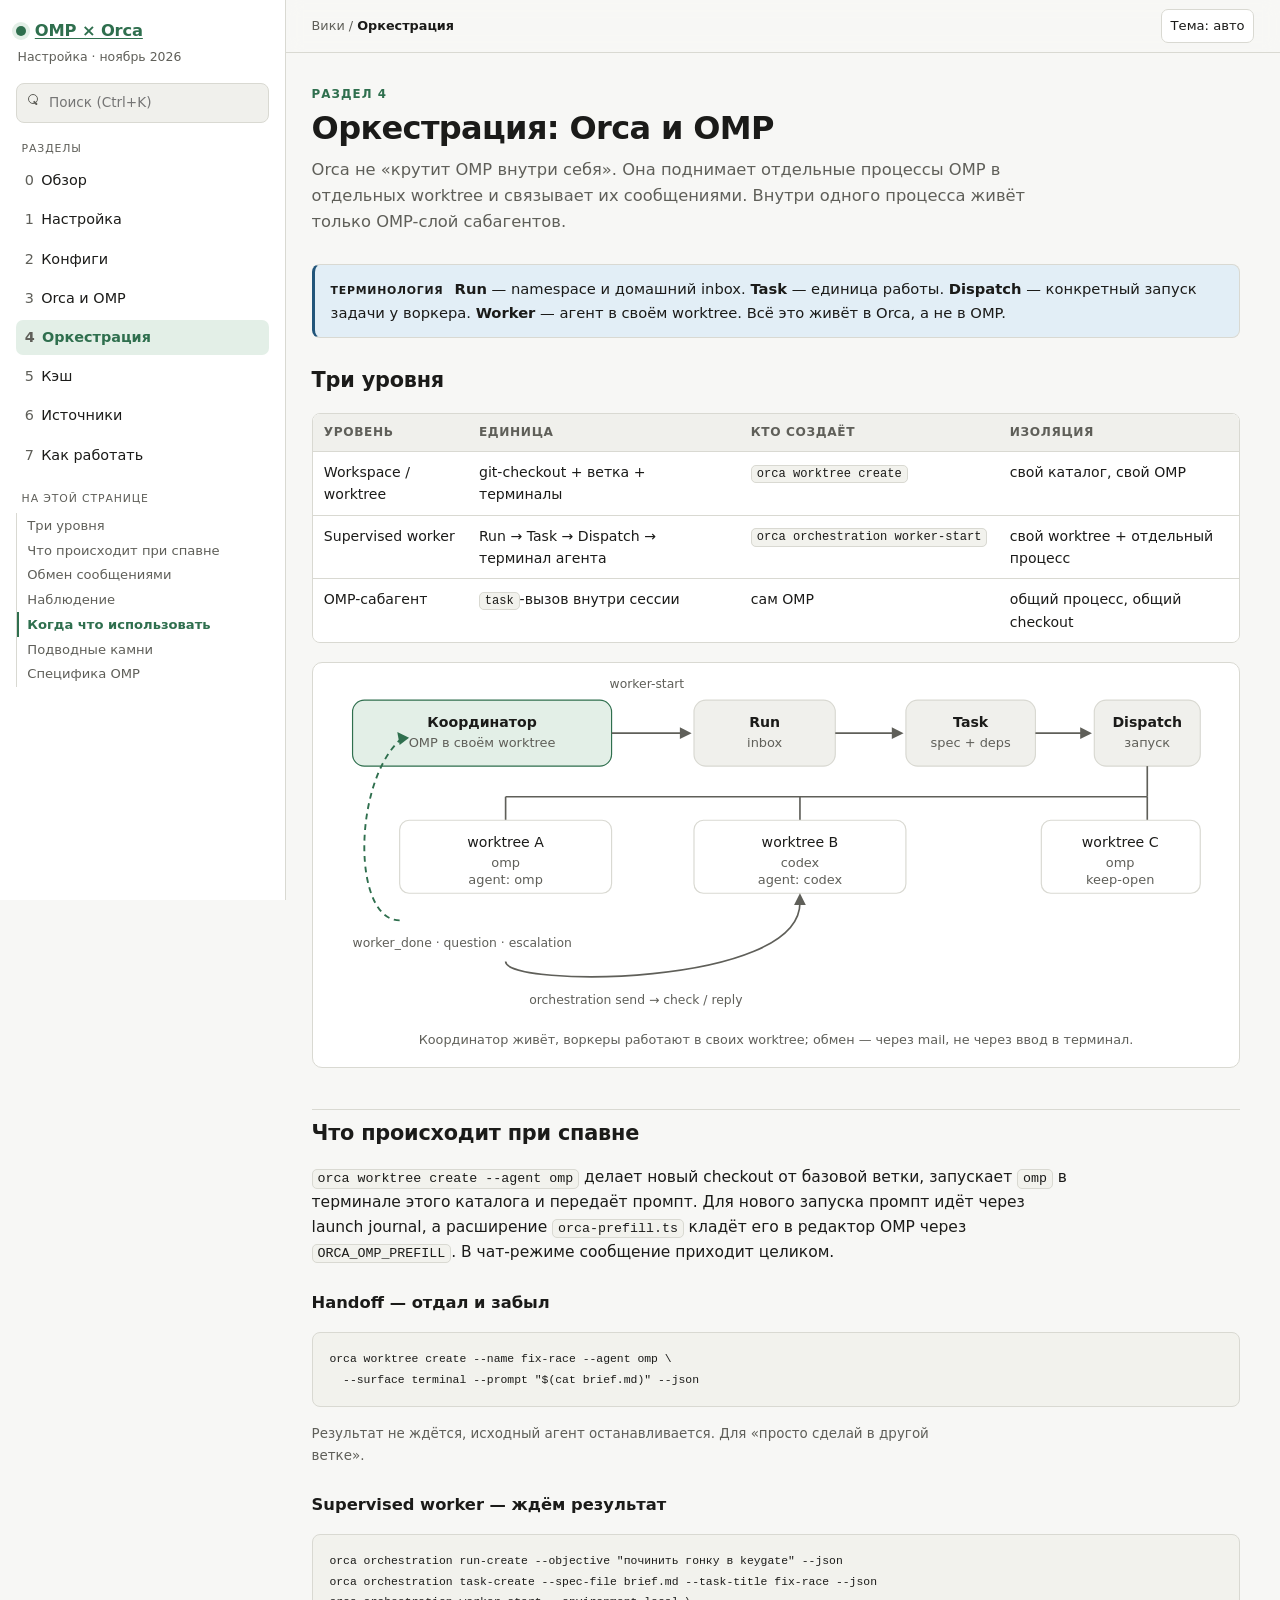
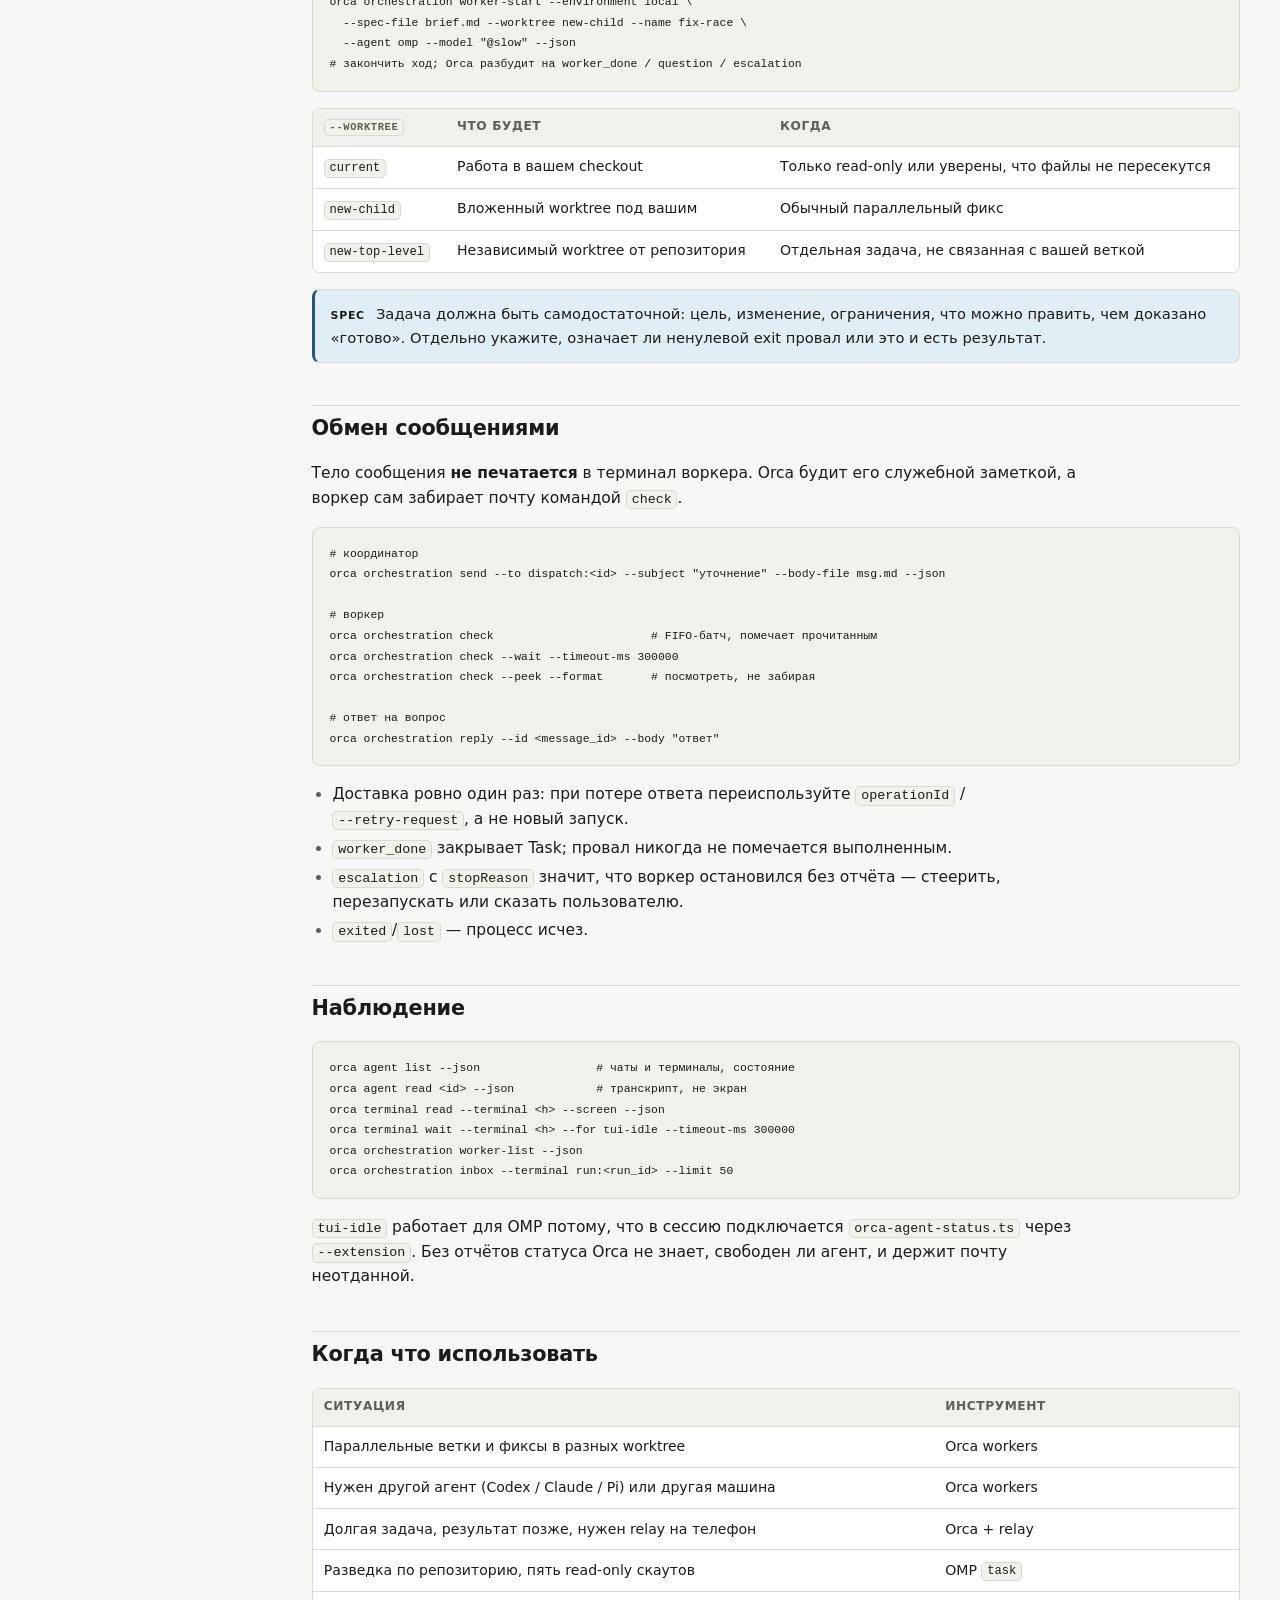
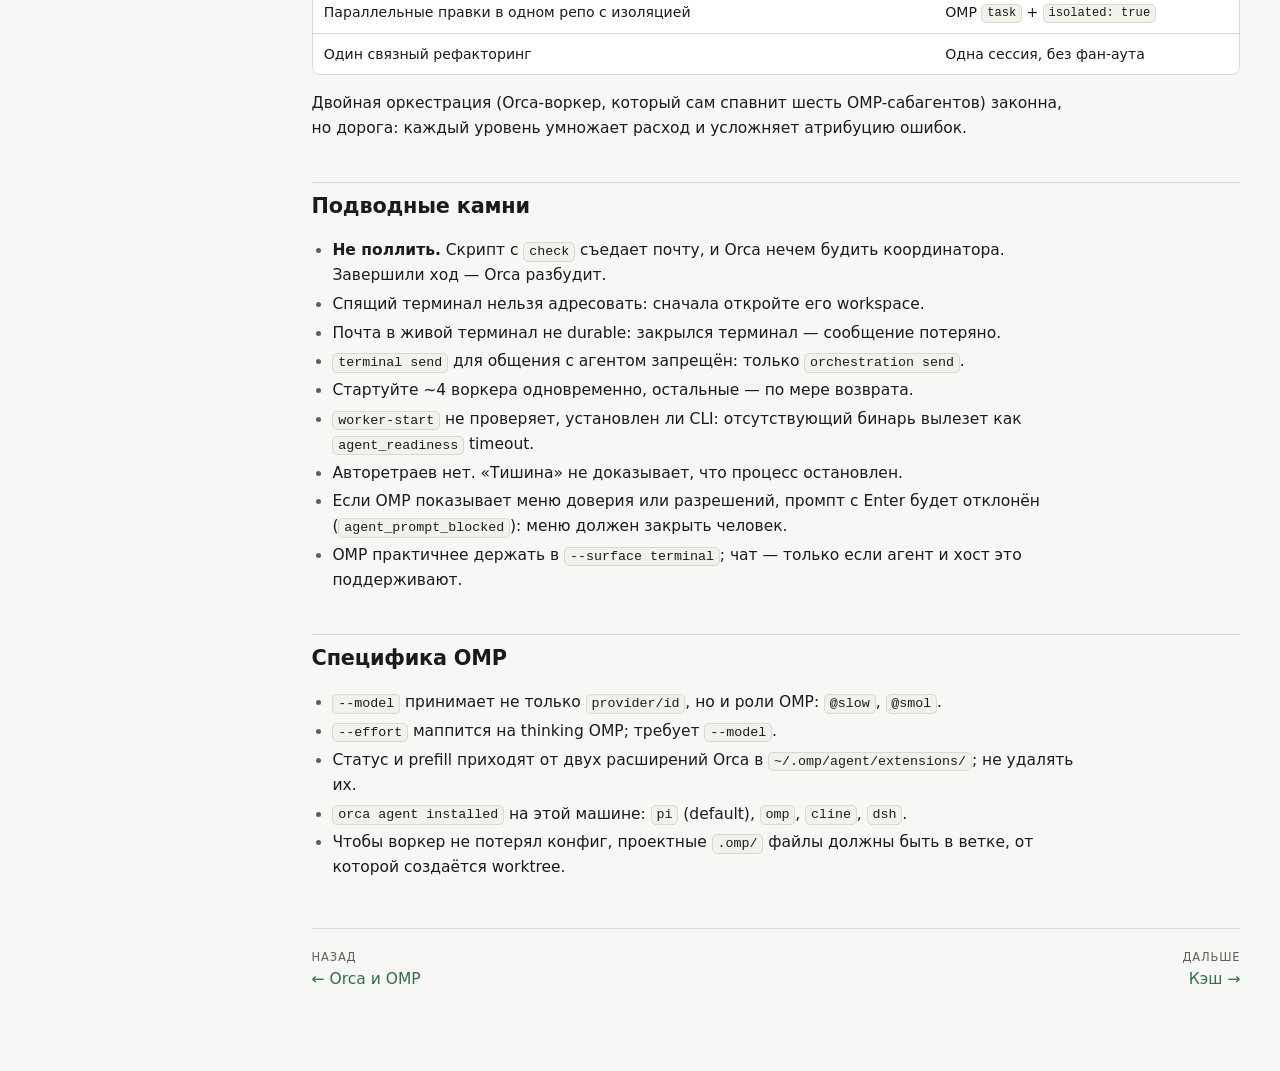
<file: docs/wiki/orchestration.html>
<!DOCTYPE html>
<html lang="ru">
<head>
<meta charset="utf-8">
<meta name="viewport" content="width=device-width, initial-scale=1">
<title>Оркестрация — OMP × Orca</title>
<link rel="stylesheet" href="assets/wiki.css">
</head>
<body data-page-title="Оркестрация">
<a class="skip" href="#main">К содержимому</a>
<div class="shell">

  <aside class="sidebar" aria-label="Навигация">
    <a class="brand" href="index.html"><span class="dot"></span> OMP × Orca</a>
    <p class="brand-sub">Настройка · ноябрь 2026</p>

    <div class="search">
      <input id="searchInput" type="search" placeholder="Поиск (Ctrl+K)" aria-label="Поиск по вики" autocomplete="off">
      <div class="search-results" id="searchResults" role="listbox"></div>
    </div>

    <p class="nav-group-title">Разделы</p>
    <ul class="nav-list">
      <li><a href="index.html"><span class="num">0</span>Обзор</a></li>
      <li><a href="setup.html"><span class="num">1</span>Настройка</a></li>
      <li><a href="config.html"><span class="num">2</span>Конфиги</a></li>
      <li><a href="orca.html"><span class="num">3</span>Orca и OMP</a></li>
      <li><a href="orchestration.html"><span class="num">4</span>Оркестрация</a></li>
      <li><a href="cache.html"><span class="num">5</span>Кэш</a></li>
      <li><a href="sources.html"><span class="num">6</span>Источники</a></li>
      <li><a href="guide.html"><span class="num">7</span>Как работать</a></li>
    </ul>

    <p class="nav-group-title">На этой странице</p>
    <ul class="toc" id="toc"></ul>
  </aside>

  <div class="main">
    <header class="topbar">
      <button class="icon-btn sidebar-toggle" id="navToggle" type="button" aria-label="Открыть меню">☰</button>
      <div class="crumbs">Вики / <b id="crumbTitle">Оркестрация</b></div>
      <div class="top-actions">
        <button class="icon-btn" id="themeBtn" type="button">◐ Авто</button>
      </div>
    </header>

    <main class="content" id="main">
      <div class="page-head">
        <p class="eyebrow">Раздел 4</p>
        <h1>Оркестрация: Orca и OMP</h1>
        <p class="lead">Orca не «крутит OMP внутри себя». Она поднимает отдельные процессы OMP в отдельных
          worktree и связывает их сообщениями. Внутри одного процесса живёт только OMP-слой сабагентов.</p>
      </div>

      <div class="callout">
        <span class="tag">Терминология</span>
        <b>Run</b> — namespace и домашний inbox. <b>Task</b> — единица работы. <b>Dispatch</b> — конкретный
        запуск задачи у воркера. <b>Worker</b> — агент в своём worktree. Всё это живёт в Orca, а не в OMP.
      </div>

      <h2 id="levels">Три уровня</h2>
      <div class="table-wrap">
        <table>
          <thead><tr><th>Уровень</th><th>Единица</th><th>Кто создаёт</th><th>Изоляция</th></tr></thead>
          <tbody>
          <tr><td>Workspace / worktree</td><td>git-checkout + ветка + терминалы</td><td><code>orca worktree create</code></td><td>свой каталог, свой OMP</td></tr>
          <tr><td>Supervised worker</td><td>Run → Task → Dispatch → терминал агента</td><td><code>orca orchestration worker-start</code></td><td>свой worktree + отдельный процесс</td></tr>
          <tr><td>OMP-сабагент</td><td><code>task</code>-вызов внутри сессии</td><td>сам OMP</td><td>общий процесс, общий checkout</td></tr>
          </tbody>
        </table>
      </div>

      <figure class="figure">
        <svg viewBox="0 0 760 290" role="img" aria-label="Координатор запускает Run, Task, Dispatch и воркеров">
          <rect class="svg-accent" x="20" y="18" width="220" height="56" rx="10"></rect>
          <text class="svg-text" x="130" y="41" text-anchor="middle" font-weight="600">Координатор</text>
          <text class="svg-muted" x="130" y="58" text-anchor="middle">OMP в своём worktree</text>

          <line class="svg-line" x1="240" y1="46" x2="300" y2="46"></line>
          <polygon points="308,46 298,41 298,51" fill="var(--muted)"></polygon>
          <text class="svg-label" x="270" y="8" text-anchor="middle">worker-start</text>

          <rect class="svg-box" x="310" y="18" width="120" height="56" rx="10"></rect>
          <text class="svg-text" x="370" y="41" text-anchor="middle" font-weight="600">Run</text>
          <text class="svg-muted" x="370" y="58" text-anchor="middle">inbox</text>

          <line class="svg-line" x1="430" y1="46" x2="480" y2="46"></line>
          <polygon points="488,46 478,41 478,51" fill="var(--muted)"></polygon>

          <rect class="svg-box" x="490" y="18" width="110" height="56" rx="10"></rect>
          <text class="svg-text" x="545" y="41" text-anchor="middle" font-weight="600">Task</text>
          <text class="svg-muted" x="545" y="58" text-anchor="middle">spec + deps</text>

          <line class="svg-line" x1="600" y1="46" x2="640" y2="46"></line>
          <polygon points="648,46 638,41 638,51" fill="var(--muted)"></polygon>

          <rect class="svg-box" x="650" y="18" width="90" height="56" rx="10"></rect>
          <text class="svg-text" x="695" y="41" text-anchor="middle" font-weight="600">Dispatch</text>
          <text class="svg-muted" x="695" y="58" text-anchor="middle">запуск</text>

          <line class="svg-line" x1="695" y1="74" x2="695" y2="100"></line>
          <line class="svg-line" x1="150" y1="100" x2="695" y2="100"></line>

          <line class="svg-line" x1="150" y1="100" x2="150" y2="120"></line>
          <line class="svg-line" x1="400" y1="100" x2="400" y2="120"></line>
          <line class="svg-line" x1="695" y1="100" x2="695" y2="120"></line>

          <rect class="svg-node" x="60" y="120" width="180" height="62" rx="8"></rect>
          <text class="svg-text" x="150" y="143" text-anchor="middle" font-size="11">worktree A</text>
          <text class="svg-muted" x="150" y="160" text-anchor="middle">omp</text>
          <text class="svg-muted" x="150" y="174" text-anchor="middle">agent: omp</text>

          <rect class="svg-node" x="310" y="120" width="180" height="62" rx="8"></rect>
          <text class="svg-text" x="400" y="143" text-anchor="middle" font-size="11">worktree B</text>
          <text class="svg-muted" x="400" y="160" text-anchor="middle">codex</text>
          <text class="svg-muted" x="400" y="174" text-anchor="middle">agent: codex</text>

          <rect class="svg-node" x="605" y="120" width="135" height="62" rx="8"></rect>
          <text class="svg-text" x="672" y="143" text-anchor="middle" font-size="11">worktree C</text>
          <text class="svg-muted" x="672" y="160" text-anchor="middle">omp</text>
          <text class="svg-muted" x="672" y="174" text-anchor="middle">keep-open</text>

          <path class="svg-line-accent" d="M 60 205 C 20 205, 20 90, 60 52"></path>
          <polygon points="68,50 58,45 60,56" fill="var(--accent)"></polygon>
          <text class="svg-label" x="20" y="228">worker_done · question · escalation</text>

          <path class="svg-line" d="M 150 240 C 150 262, 400 262, 400 190"></path>
          <polygon points="400,182 395,192 405,192" fill="var(--muted)"></polygon>
          <text class="svg-label" x="170" y="276">orchestration send → check / reply</text>
        </svg>
        <figcaption>Координатор живёт, воркеры работают в своих worktree; обмен — через mail, не через ввод в терминал.</figcaption>
      </figure>

      <h2 id="spawn">Что происходит при спавне</h2>
      <p><code>orca worktree create --agent omp</code> делает новый checkout от базовой ветки, запускает
        <code>omp</code> в терминале этого каталога и передаёт промпт. Для нового запуска промпт идёт через
        launch journal, а расширение <code>orca-prefill.ts</code> кладёт его в редактор OMP через
        <code>ORCA_OMP_PREFILL</code>. В чат-режиме сообщение приходит целиком.</p>

      <h3>Handoff — отдал и забыл</h3>
<pre><code>orca worktree create --name fix-race --agent omp \
  --surface terminal --prompt "$(cat brief.md)" --json</code></pre>
      <p class="small muted">Результат не ждётся, исходный агент останавливается. Для «просто сделай в другой ветке».</p>

      <h3>Supervised worker — ждём результат</h3>
<pre><code>orca orchestration run-create --objective "починить гонку в keygate" --json
orca orchestration task-create --spec-file brief.md --task-title fix-race --json
orca orchestration worker-start --environment local \
  --spec-file brief.md --worktree new-child --name fix-race \
  --agent omp --model "@slow" --json
# закончить ход; Orca разбудит на worker_done / question / escalation</code></pre>

      <div class="table-wrap">
        <table>
          <thead><tr><th><code>--worktree</code></th><th>Что будет</th><th>Когда</th></tr></thead>
          <tbody>
          <tr><td><code>current</code></td><td>Работа в вашем checkout</td><td>Только read-only или уверены, что файлы не пересекутся</td></tr>
          <tr><td><code>new-child</code></td><td>Вложенный worktree под вашим</td><td>Обычный параллельный фикс</td></tr>
          <tr><td><code>new-top-level</code></td><td>Независимый worktree от репозитория</td><td>Отдельная задача, не связанная с вашей веткой</td></tr>
          </tbody>
        </table>
      </div>

      <div class="callout">
        <span class="tag">Spec</span>
        Задача должна быть самодостаточной: цель, изменение, ограничения, что можно править, чем доказано
        «готово». Отдельно укажите, означает ли ненулевой exit провал или это и есть результат.
      </div>

      <h2 id="messages">Обмен сообщениями</h2>
      <p>Тело сообщения <b>не печатается</b> в терминал воркера. Orca будит его служебной заметкой,
        а воркер сам забирает почту командой <code>check</code>.</p>
<pre><code># координатор
orca orchestration send --to dispatch:&lt;id&gt; --subject "уточнение" --body-file msg.md --json

# воркер
orca orchestration check                       # FIFO-батч, помечает прочитанным
orca orchestration check --wait --timeout-ms 300000
orca orchestration check --peek --format       # посмотреть, не забирая

# ответ на вопрос
orca orchestration reply --id &lt;message_id&gt; --body "ответ"</code></pre>

      <ul>
        <li>Доставка ровно один раз: при потере ответа переиспользуйте <code>operationId</code> / <code>--retry-request</code>, а не новый запуск.</li>
        <li><code>worker_done</code> закрывает Task; провал никогда не помечается выполненным.</li>
        <li><code>escalation</code> с <code>stopReason</code> значит, что воркер остановился без отчёта — стеерить, перезапускать или сказать пользователю.</li>
        <li><code>exited</code>/<code>lost</code> — процесс исчез.</li>
      </ul>

      <h2 id="observe">Наблюдение</h2>
<pre><code>orca agent list --json                 # чаты и терминалы, состояние
orca agent read &lt;id&gt; --json            # транскрипт, не экран
orca terminal read --terminal &lt;h&gt; --screen --json
orca terminal wait --terminal &lt;h&gt; --for tui-idle --timeout-ms 300000
orca orchestration worker-list --json
orca orchestration inbox --terminal run:&lt;run_id&gt; --limit 50</code></pre>
      <p><code>tui-idle</code> работает для OMP потому, что в сессию подключается
        <code>orca-agent-status.ts</code> через <code>--extension</code>. Без отчётов статуса Orca не знает,
        свободен ли агент, и держит почту неотданной.</p>

      <h2 id="choose">Когда что использовать</h2>
      <div class="table-wrap">
        <table>
          <thead><tr><th>Ситуация</th><th>Инструмент</th></tr></thead>
          <tbody>
          <tr><td>Параллельные ветки и фиксы в разных worktree</td><td>Orca workers</td></tr>
          <tr><td>Нужен другой агент (Codex / Claude / Pi) или другая машина</td><td>Orca workers</td></tr>
          <tr><td>Долгая задача, результат позже, нужен relay на телефон</td><td>Orca + relay</td></tr>
          <tr><td>Разведка по репозиторию, пять read-only скаутов</td><td>OMP <code>task</code></td></tr>
          <tr><td>Параллельные правки в одном репо с изоляцией</td><td>OMP <code>task</code> + <code>isolated: true</code></td></tr>
          <tr><td>Один связный рефакторинг</td><td>Одна сессия, без фан-аута</td></tr>
          </tbody>
        </table>
      </div>
      <p>Двойная оркестрация (Orca-воркер, который сам спавнит шесть OMP-сабагентов) законна, но дорога:
        каждый уровень умножает расход и усложняет атрибуцию ошибок.</p>

      <h2 id="pitfalls">Подводные камни</h2>
      <ul>
        <li><b>Не поллить.</b> Скрипт с <code>check</code> съедает почту, и Orca нечем будить координатора. Завершили ход — Orca разбудит.</li>
        <li>Спящий терминал нельзя адресовать: сначала откройте его workspace.</li>
        <li>Почта в живой терминал не durable: закрылся терминал — сообщение потеряно.</li>
        <li><code>terminal send</code> для общения с агентом запрещён: только <code>orchestration send</code>.</li>
        <li>Стартуйте ~4 воркера одновременно, остальные — по мере возврата.</li>
        <li><code>worker-start</code> не проверяет, установлен ли CLI: отсутствующий бинарь вылезет как <code>agent_readiness</code> timeout.</li>
        <li>Авторетраев нет. «Тишина» не доказывает, что процесс остановлен.</li>
        <li>Если OMP показывает меню доверия или разрешений, промпт с Enter будет отклонён (<code>agent_prompt_blocked</code>): меню должен закрыть человек.</li>
        <li>OMP практичнее держать в <code>--surface terminal</code>; чат — только если агент и хост это поддерживают.</li>
      </ul>

      <h2 id="omp-specific">Специфика OMP</h2>
      <ul>
        <li><code>--model</code> принимает не только <code>provider/id</code>, но и роли OMP: <code>@slow</code>, <code>@smol</code>.</li>
        <li><code>--effort</code> маппится на thinking OMP; требует <code>--model</code>.</li>
        <li>Статус и prefill приходят от двух расширений Orca в <code>~/.omp/agent/extensions/</code>; не удалять их.</li>
        <li><code>orca agent installed</code> на этой машине: <code>pi</code> (default), <code>omp</code>, <code>cline</code>, <code>dsh</code>.</li>
        <li>Чтобы воркер не потерял конфиг, проектные <code>.omp/</code> файлы должны быть в ветке, от которой создаётся worktree.</li>
      </ul>

      <nav class="pager" aria-label="Навигация по разделам">
        <a href="orca.html"><span class="dir">Назад</span>← Orca и OMP</a>
        <a class="next" href="cache.html"><span class="dir">Дальше</span>Кэш →</a>
      </nav>
    </main>
  </div>
</div>
<script src="assets/wiki.js"></script>
</body>
</html>
</file>
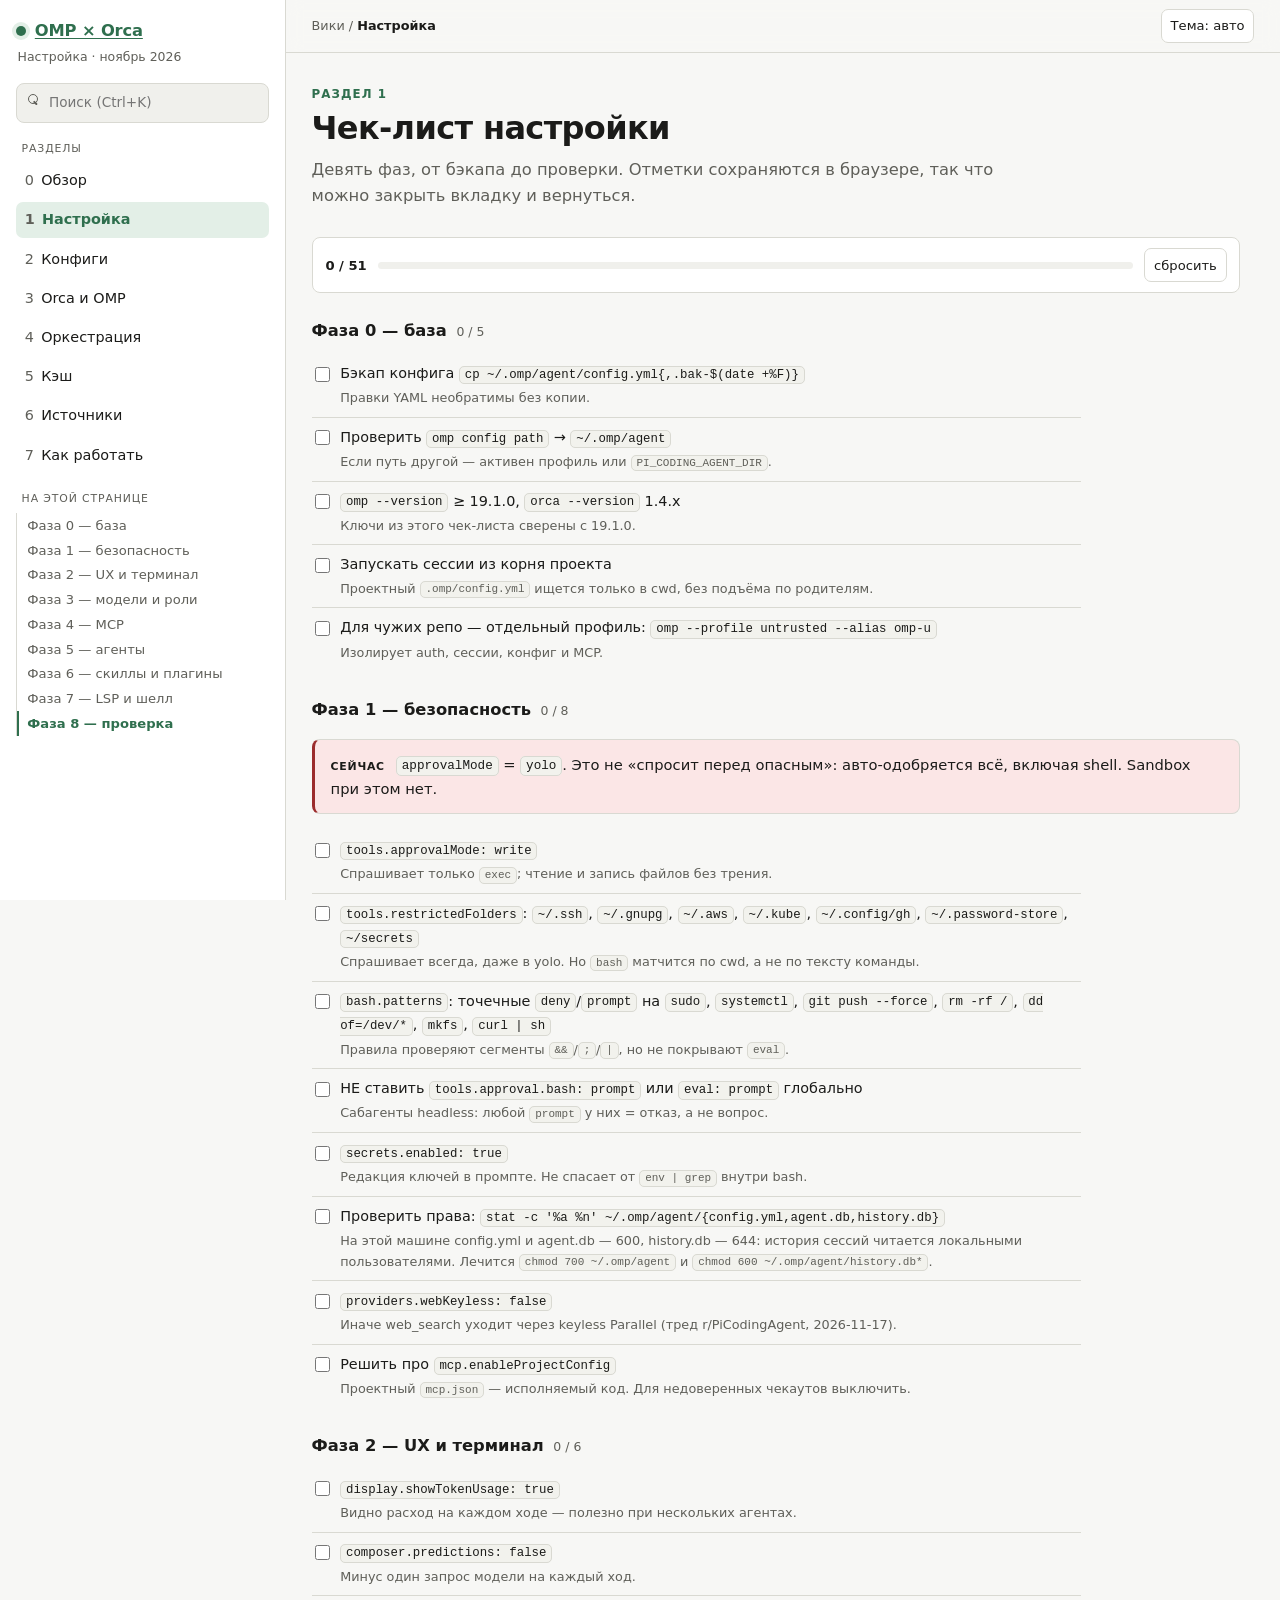
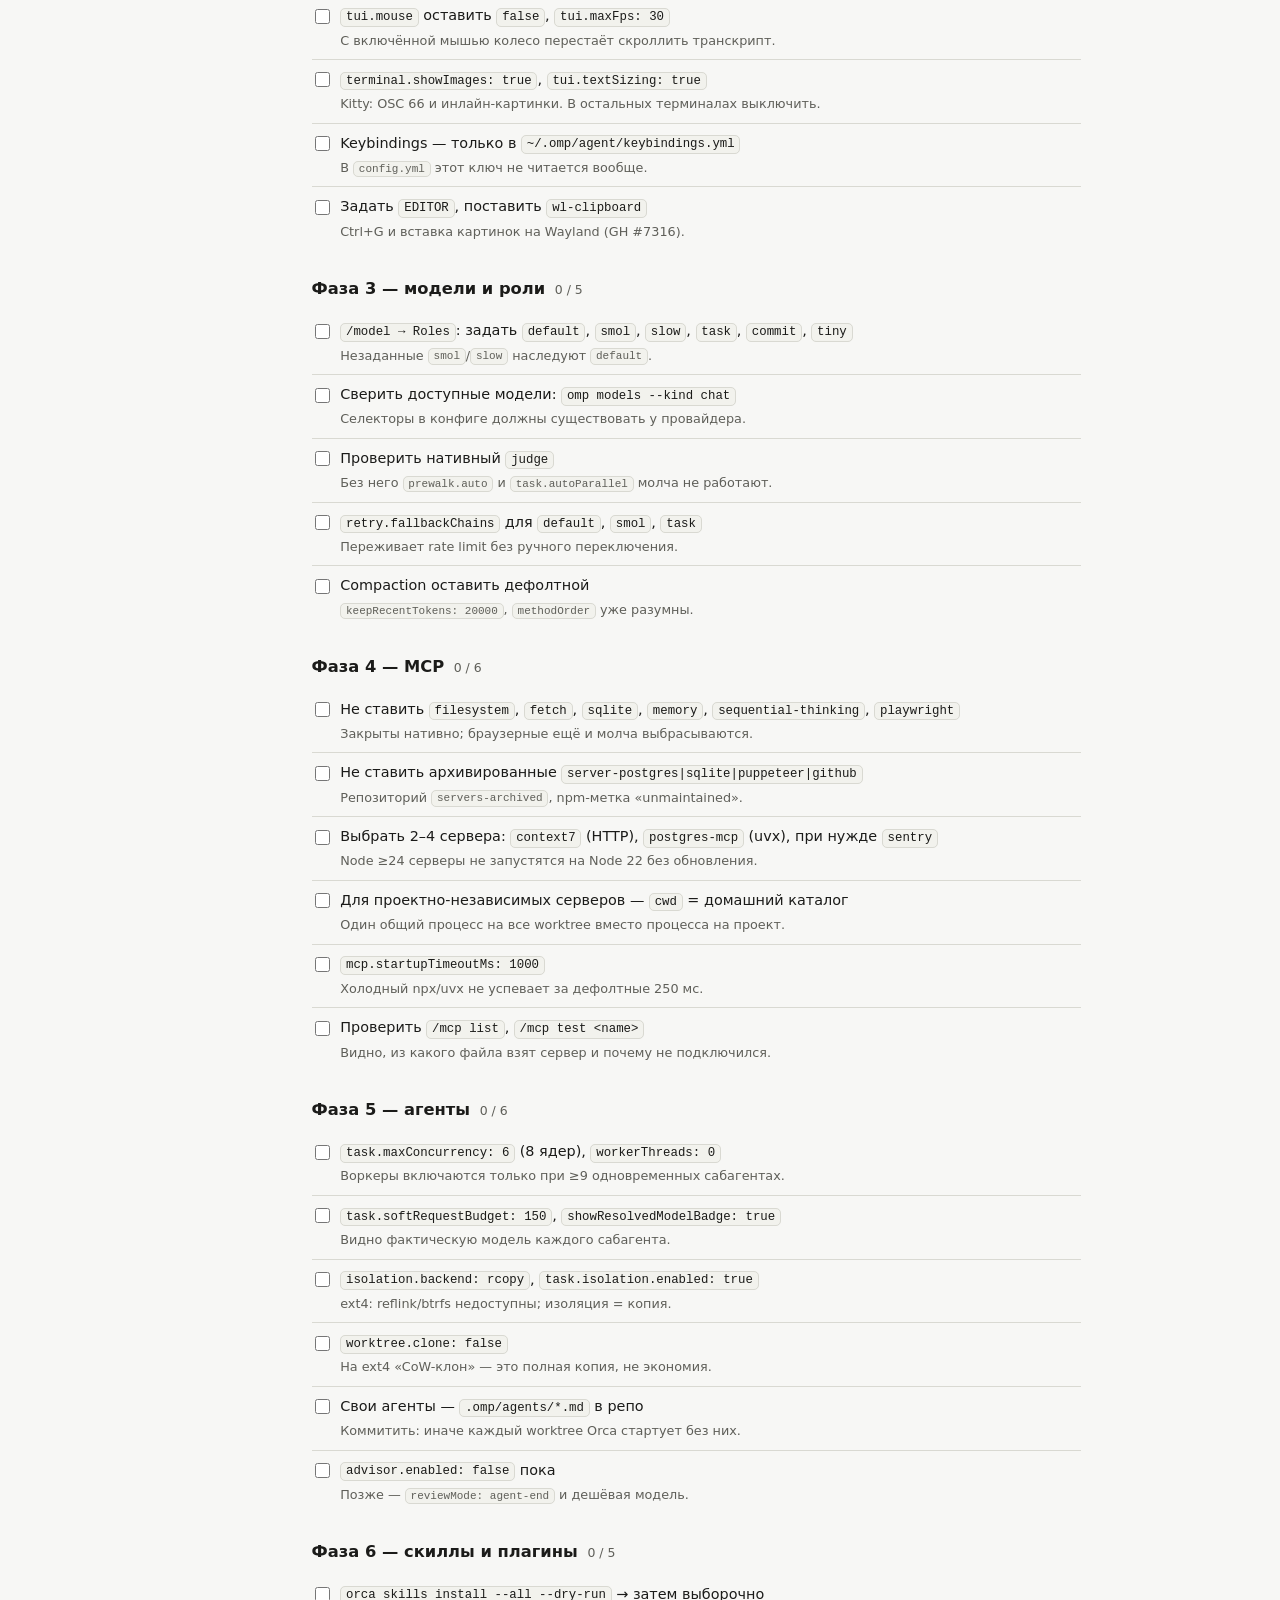
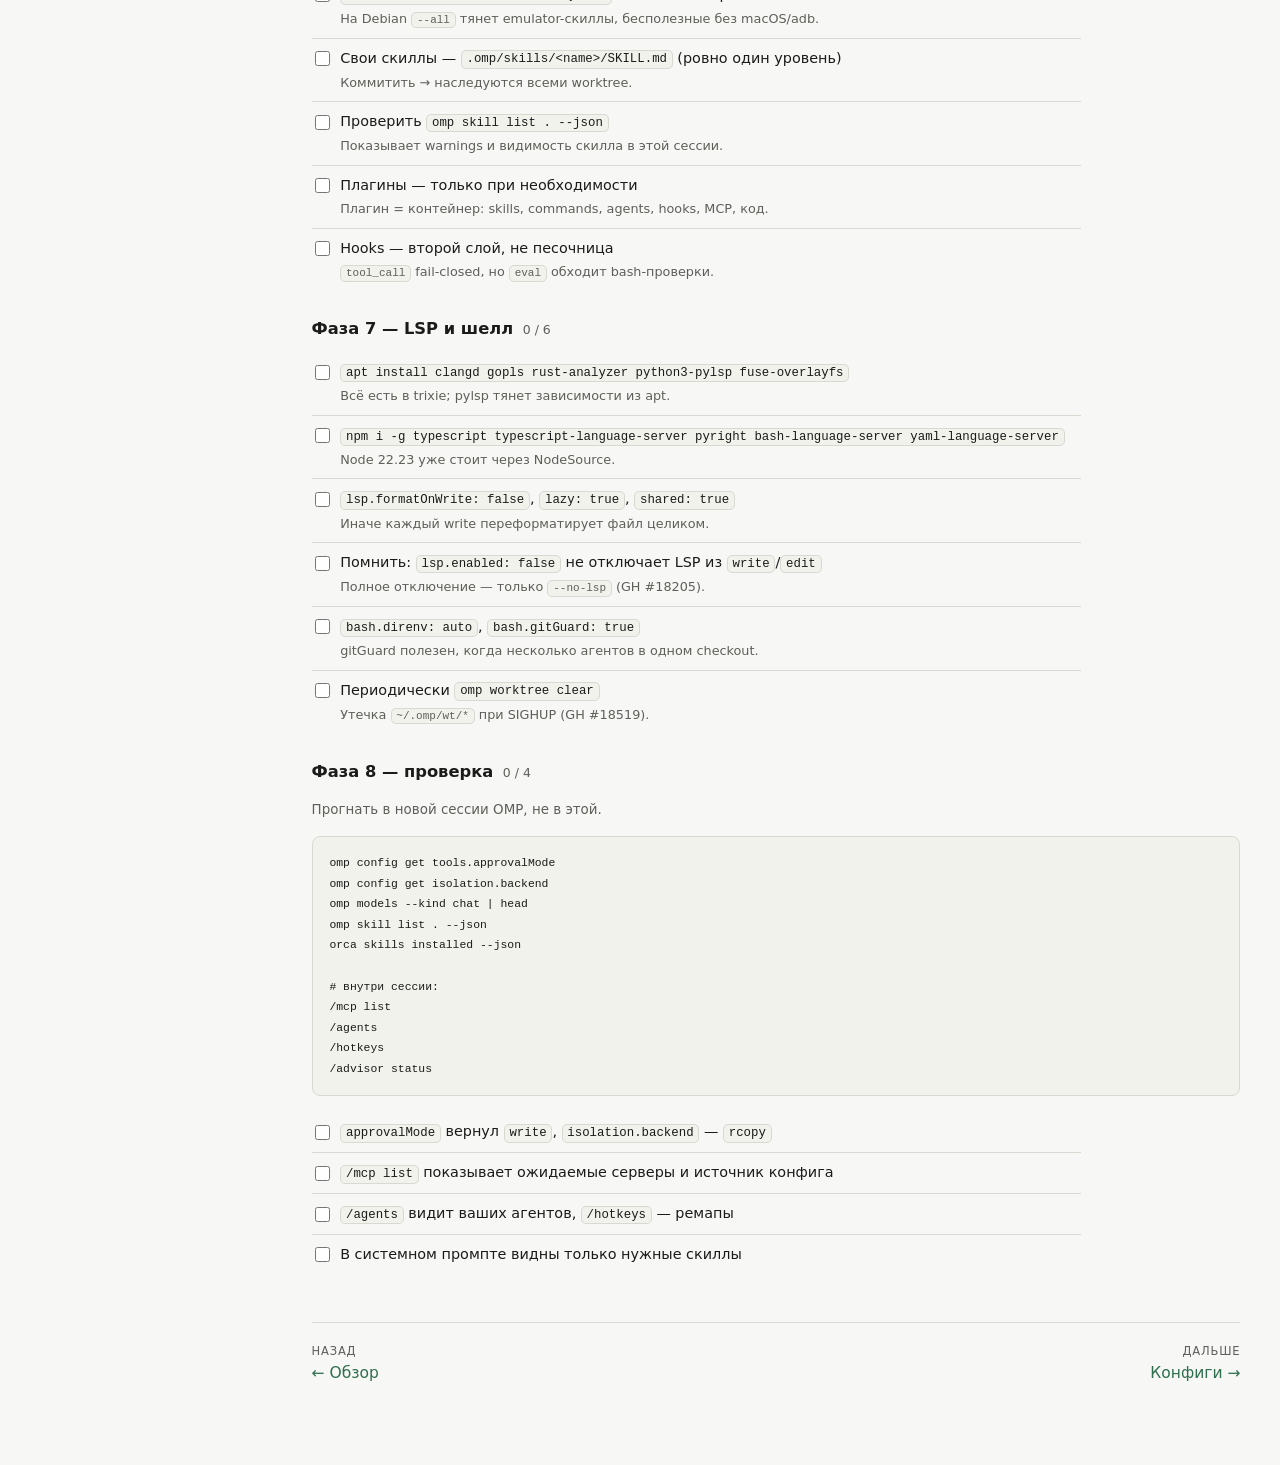
<file: docs/wiki/setup.html>
<!DOCTYPE html>
<html lang="ru">
<head>
<meta charset="utf-8">
<meta name="viewport" content="width=device-width, initial-scale=1">
<title>Настройка — OMP × Orca</title>
<link rel="stylesheet" href="assets/wiki.css">
</head>
<body data-page-title="Настройка">
<a class="skip" href="#main">К содержимому</a>
<div class="shell">

  <aside class="sidebar" aria-label="Навигация">
    <a class="brand" href="index.html"><span class="dot"></span> OMP × Orca</a>
    <p class="brand-sub">Настройка · ноябрь 2026</p>

    <div class="search">
      <input id="searchInput" type="search" placeholder="Поиск (Ctrl+K)" aria-label="Поиск по вики" autocomplete="off">
      <div class="search-results" id="searchResults" role="listbox"></div>
    </div>

    <p class="nav-group-title">Разделы</p>
    <ul class="nav-list">
      <li><a href="index.html"><span class="num">0</span>Обзор</a></li>
      <li><a href="setup.html"><span class="num">1</span>Настройка</a></li>
      <li><a href="config.html"><span class="num">2</span>Конфиги</a></li>
      <li><a href="orca.html"><span class="num">3</span>Orca и OMP</a></li>
      <li><a href="orchestration.html"><span class="num">4</span>Оркестрация</a></li>
      <li><a href="cache.html"><span class="num">5</span>Кэш</a></li>
      <li><a href="sources.html"><span class="num">6</span>Источники</a></li>
      <li><a href="guide.html"><span class="num">7</span>Как работать</a></li>
    </ul>

    <p class="nav-group-title">На этой странице</p>
    <ul class="toc" id="toc"></ul>
  </aside>

  <div class="main">
    <header class="topbar">
      <button class="icon-btn sidebar-toggle" id="navToggle" type="button" aria-label="Открыть меню">☰</button>
      <div class="crumbs">Вики / <b id="crumbTitle">Настройка</b></div>
      <div class="top-actions">
        <button class="icon-btn" id="themeBtn" type="button">◐ Авто</button>
      </div>
    </header>

    <main class="content" id="main">
      <div class="page-head">
        <p class="eyebrow">Раздел 1</p>
        <h1>Чек-лист настройки</h1>
        <p class="lead">Девять фаз, от бэкапа до проверки. Отметки сохраняются в браузере,
          так что можно закрыть вкладку и вернуться.</p>
      </div>

      <div class="progress-wrap" id="progress" role="progressbar" aria-valuemin="0" aria-valuemax="100" aria-valuenow="0">
        <div class="progress-row">
          <span class="progress-num" id="progressNum">0 / 0</span>
          <div class="progress-track"><div class="progress-fill" id="progressFill"></div></div>
          <button class="icon-btn" id="resetTasks" type="button">сбросить</button>
        </div>
      </div>

      <!-- ФАЗА 0 -->
      <section class="phase" id="phase-0">
        <div class="phase-head"><h3>Фаза 0 — база</h3><span class="phase-count"></span></div>
        <ul class="tasks">
          <li><label class="task"><input type="checkbox" data-task="p0-backup"><span class="body">
            Бэкап конфига <code>cp ~/.omp/agent/config.yml{,.bak-$(date +%F)}</code>
            <span class="why">Правки YAML необратимы без копии.</span></span></label></li>
          <li><label class="task"><input type="checkbox" data-task="p0-path"><span class="body">
            Проверить <code>omp config path</code> → <code>~/.omp/agent</code>
            <span class="why">Если путь другой — активен профиль или <code>PI_CODING_AGENT_DIR</code>.</span></span></label></li>
          <li><label class="task"><input type="checkbox" data-task="p0-version"><span class="body">
            <code>omp --version</code> ≥ 19.1.0, <code>orca --version</code> 1.4.x
            <span class="why">Ключи из этого чек-листа сверены с 19.1.0.</span></span></label></li>
          <li><label class="task"><input type="checkbox" data-task="p0-cwd"><span class="body">
            Запускать сессии из корня проекта
            <span class="why">Проектный <code>.omp/config.yml</code> ищется только в cwd, без подъёма по родителям.</span></span></label></li>
          <li><label class="task"><input type="checkbox" data-task="p0-profile"><span class="body">
            Для чужих репо — отдельный профиль: <code>omp --profile untrusted --alias omp-u</code>
            <span class="why">Изолирует auth, сессии, конфиг и MCP.</span></span></label></li>
        </ul>
      </section>

      <!-- ФАЗА 1 -->
      <section class="phase" id="phase-1">
        <div class="phase-head"><h3>Фаза 1 — безопасность</h3><span class="phase-count"></span></div>
        <div class="callout danger">
          <span class="tag">Сейчас</span>
          <code>approvalMode</code> = <code>yolo</code>. Это не «спросит перед опасным»: авто-одобряется всё,
          включая shell. Sandbox при этом нет.
        </div>
        <ul class="tasks">
          <li><label class="task"><input type="checkbox" data-task="p1-mode"><span class="body">
            <code>tools.approvalMode: write</code>
            <span class="why">Спрашивает только <code>exec</code>; чтение и запись файлов без трения.</span></span></label></li>
          <li><label class="task"><input type="checkbox" data-task="p1-restricted"><span class="body">
            <code>tools.restrictedFolders</code>: <code>~/.ssh</code>, <code>~/.gnupg</code>, <code>~/.aws</code>, <code>~/.kube</code>, <code>~/.config/gh</code>, <code>~/.password-store</code>, <code>~/secrets</code>
            <span class="why">Спрашивает всегда, даже в yolo. Но <code>bash</code> матчится по cwd, а не по тексту команды.</span></span></label></li>
          <li><label class="task"><input type="checkbox" data-task="p1-patterns"><span class="body">
            <code>bash.patterns</code>: точечные <code>deny</code>/<code>prompt</code> на <code>sudo</code>, <code>systemctl</code>, <code>git push --force</code>, <code>rm -rf /</code>, <code>dd of=/dev/*</code>, <code>mkfs</code>, <code>curl | sh</code>
            <span class="why">Правила проверяют сегменты <code>&amp;&amp;</code>/<code>;</code>/<code>|</code>, но не покрывают <code>eval</code>.</span></span></label></li>
          <li><label class="task"><input type="checkbox" data-task="p1-no-blanket"><span class="body">
            НЕ ставить <code>tools.approval.bash: prompt</code> или <code>eval: prompt</code> глобально
            <span class="why">Сабагенты headless: любой <code>prompt</code> у них = отказ, а не вопрос.</span></span></label></li>
          <li><label class="task"><input type="checkbox" data-task="p1-secrets"><span class="body">
            <code>secrets.enabled: true</code>
            <span class="why">Редакция ключей в промпте. Не спасает от <code>env | grep</code> внутри bash.</span></span></label></li>
          <li><label class="task"><input type="checkbox" data-task="p1-perms"><span class="body">
            Проверить права: <code>stat -c '%a %n' ~/.omp/agent/{config.yml,agent.db,history.db}</code>
            <span class="why">На этой машине config.yml и agent.db — 600, history.db — 644: история сессий читается локальными пользователями. Лечится <code>chmod 700 ~/.omp/agent</code> и <code>chmod 600 ~/.omp/agent/history.db*</code>.</span></span></label></li>
          <li><label class="task"><input type="checkbox" data-task="p1-web"><span class="body">
            <code>providers.webKeyless: false</code>
            <span class="why">Иначе web_search уходит через keyless Parallel (тред r/PiCodingAgent, 2026-11-17).</span></span></label></li>
          <li><label class="task"><input type="checkbox" data-task="p1-mcp-project"><span class="body">
            Решить про <code>mcp.enableProjectConfig</code>
            <span class="why">Проектный <code>mcp.json</code> — исполняемый код. Для недоверенных чекаутов выключить.</span></span></label></li>
        </ul>
      </section>

      <!-- ФАЗА 2 -->
      <section class="phase" id="phase-2">
        <div class="phase-head"><h3>Фаза 2 — UX и терминал</h3><span class="phase-count"></span></div>
        <ul class="tasks">
          <li><label class="task"><input type="checkbox" data-task="p2-tokens"><span class="body">
            <code>display.showTokenUsage: true</code>
            <span class="why">Видно расход на каждом ходе — полезно при нескольких агентах.</span></span></label></li>
          <li><label class="task"><input type="checkbox" data-task="p2-predictions"><span class="body">
            <code>composer.predictions: false</code>
            <span class="why">Минус один запрос модели на каждый ход.</span></span></label></li>
          <li><label class="task"><input type="checkbox" data-task="p2-mouse"><span class="body">
            <code>tui.mouse</code> оставить <code>false</code>, <code>tui.maxFps: 30</code>
            <span class="why">С включённой мышью колесо перестаёт скроллить транскрипт.</span></span></label></li>
          <li><label class="task"><input type="checkbox" data-task="p2-kitty"><span class="body">
            <code>terminal.showImages: true</code>, <code>tui.textSizing: true</code>
            <span class="why">Kitty: OSC 66 и инлайн-картинки. В остальных терминалах выключить.</span></span></label></li>
          <li><label class="task"><input type="checkbox" data-task="p2-keys"><span class="body">
            Keybindings — только в <code>~/.omp/agent/keybindings.yml</code>
            <span class="why">В <code>config.yml</code> этот ключ не читается вообще.</span></span></label></li>
          <li><label class="task"><input type="checkbox" data-task="p2-editor"><span class="body">
            Задать <code>EDITOR</code>, поставить <code>wl-clipboard</code>
            <span class="why">Ctrl+G и вставка картинок на Wayland (GH #7316).</span></span></label></li>
        </ul>
      </section>

      <!-- ФАЗА 3 -->
      <section class="phase" id="phase-3">
        <div class="phase-head"><h3>Фаза 3 — модели и роли</h3><span class="phase-count"></span></div>
        <ul class="tasks">
          <li><label class="task"><input type="checkbox" data-task="p3-roles"><span class="body">
            <code>/model → Roles</code>: задать <code>default</code>, <code>smol</code>, <code>slow</code>, <code>task</code>, <code>commit</code>, <code>tiny</code>
            <span class="why">Незаданные <code>smol</code>/<code>slow</code> наследуют <code>default</code>.</span></span></label></li>
          <li><label class="task"><input type="checkbox" data-task="p3-models"><span class="body">
            Сверить доступные модели: <code>omp models --kind chat</code>
            <span class="why">Селекторы в конфиге должны существовать у провайдера.</span></span></label></li>
          <li><label class="task"><input type="checkbox" data-task="p3-judge"><span class="body">
            Проверить нативный <code>judge</code>
            <span class="why">Без него <code>prewalk.auto</code> и <code>task.autoParallel</code> молча не работают.</span></span></label></li>
          <li><label class="task"><input type="checkbox" data-task="p3-fallback"><span class="body">
            <code>retry.fallbackChains</code> для <code>default</code>, <code>smol</code>, <code>task</code>
            <span class="why">Переживает rate limit без ручного переключения.</span></span></label></li>
          <li><label class="task"><input type="checkbox" data-task="p3-compaction"><span class="body">
            Compaction оставить дефолтной
            <span class="why"><code>keepRecentTokens: 20000</code>, <code>methodOrder</code> уже разумны.</span></span></label></li>
        </ul>
      </section>

      <!-- ФАЗА 4 -->
      <section class="phase" id="phase-4">
        <div class="phase-head"><h3>Фаза 4 — MCP</h3><span class="phase-count"></span></div>
        <ul class="tasks">
          <li><label class="task"><input type="checkbox" data-task="p4-none"><span class="body">
            Не ставить <code>filesystem</code>, <code>fetch</code>, <code>sqlite</code>, <code>memory</code>, <code>sequential-thinking</code>, <code>playwright</code>
            <span class="why">Закрыты нативно; браузерные ещё и молча выбрасываются.</span></span></label></li>
          <li><label class="task"><input type="checkbox" data-task="p4-archived"><span class="body">
            Не ставить архивированные <code>server-postgres|sqlite|puppeteer|github</code>
            <span class="why">Репозиторий <code>servers-archived</code>, npm-метка «unmaintained».</span></span></label></li>
          <li><label class="task"><input type="checkbox" data-task="p4-pick"><span class="body">
            Выбрать 2–4 сервера: <code>context7</code> (HTTP), <code>postgres-mcp</code> (uvx), при нужде <code>sentry</code>
            <span class="why">Node ≥24 серверы не запустятся на Node 22 без обновления.</span></span></label></li>
          <li><label class="task"><input type="checkbox" data-task="p4-cwd"><span class="body">
            Для проектно-независимых серверов — <code>cwd</code> = домашний каталог
            <span class="why">Один общий процесс на все worktree вместо процесса на проект.</span></span></label></li>
          <li><label class="task"><input type="checkbox" data-task="p4-timeout"><span class="body">
            <code>mcp.startupTimeoutMs: 1000</code>
            <span class="why">Холодный npx/uvx не успевает за дефолтные 250 мс.</span></span></label></li>
          <li><label class="task"><input type="checkbox" data-task="p4-verify"><span class="body">
            Проверить <code>/mcp list</code>, <code>/mcp test &lt;name&gt;</code>
            <span class="why">Видно, из какого файла взят сервер и почему не подключился.</span></span></label></li>
        </ul>
      </section>

      <!-- ФАЗА 5 -->
      <section class="phase" id="phase-5">
        <div class="phase-head"><h3>Фаза 5 — агенты</h3><span class="phase-count"></span></div>
        <ul class="tasks">
          <li><label class="task"><input type="checkbox" data-task="p5-concurrency"><span class="body">
            <code>task.maxConcurrency: 6</code> (8 ядер), <code>workerThreads: 0</code>
            <span class="why">Воркеры включаются только при ≥9 одновременных сабагентах.</span></span></label></li>
          <li><label class="task"><input type="checkbox" data-task="p5-budget"><span class="body">
            <code>task.softRequestBudget: 150</code>, <code>showResolvedModelBadge: true</code>
            <span class="why">Видно фактическую модель каждого сабагента.</span></span></label></li>
          <li><label class="task"><input type="checkbox" data-task="p5-isolation"><span class="body">
            <code>isolation.backend: rcopy</code>, <code>task.isolation.enabled: true</code>
            <span class="why">ext4: reflink/btrfs недоступны; изоляция = копия.</span></span></label></li>
          <li><label class="task"><input type="checkbox" data-task="p5-worktree"><span class="body">
            <code>worktree.clone: false</code>
            <span class="why">На ext4 «CoW-клон» — это полная копия, не экономия.</span></span></label></li>
          <li><label class="task"><input type="checkbox" data-task="p5-agents"><span class="body">
            Свои агенты — <code>.omp/agents/*.md</code> в репо
            <span class="why">Коммитить: иначе каждый worktree Orca стартует без них.</span></span></label></li>
          <li><label class="task"><input type="checkbox" data-task="p5-advisor"><span class="body">
            <code>advisor.enabled: false</code> пока
            <span class="why">Позже — <code>reviewMode: agent-end</code> и дешёвая модель.</span></span></label></li>
        </ul>
      </section>

      <!-- ФАЗА 6 -->
      <section class="phase" id="phase-6">
        <div class="phase-head"><h3>Фаза 6 — скиллы и плагины</h3><span class="phase-count"></span></div>
        <ul class="tasks">
          <li><label class="task"><input type="checkbox" data-task="p6-orca-dry"><span class="body">
            <code>orca skills install --all --dry-run</code> → затем выборочно
            <span class="why">На Debian <code>--all</code> тянет emulator-скиллы, бесполезные без macOS/adb.</span></span></label></li>
          <li><label class="task"><input type="checkbox" data-task="p6-own"><span class="body">
            Свои скиллы — <code>.omp/skills/&lt;name&gt;/SKILL.md</code> (ровно один уровень)
            <span class="why">Коммитить → наследуются всеми worktree.</span></span></label></li>
          <li><label class="task"><input type="checkbox" data-task="p6-list"><span class="body">
            Проверить <code>omp skill list . --json</code>
            <span class="why">Показывает warnings и видимость скилла в этой сессии.</span></span></label></li>
          <li><label class="task"><input type="checkbox" data-task="p6-plugins"><span class="body">
            Плагины — только при необходимости
            <span class="why">Плагин = контейнер: skills, commands, agents, hooks, MCP, код.</span></span></label></li>
          <li><label class="task"><input type="checkbox" data-task="p6-hooks"><span class="body">
            Hooks — второй слой, не песочница
            <span class="why"><code>tool_call</code> fail-closed, но <code>eval</code> обходит bash-проверки.</span></span></label></li>
        </ul>
      </section>

      <!-- ФАЗА 7 -->
      <section class="phase" id="phase-7">
        <div class="phase-head"><h3>Фаза 7 — LSP и шелл</h3><span class="phase-count"></span></div>
        <ul class="tasks">
          <li><label class="task"><input type="checkbox" data-task="p7-apt"><span class="body">
            <code>apt install clangd gopls rust-analyzer python3-pylsp fuse-overlayfs</code>
            <span class="why">Всё есть в trixie; pylsp тянет зависимости из apt.</span></span></label></li>
          <li><label class="task"><input type="checkbox" data-task="p7-npm"><span class="body">
            <code>npm i -g typescript typescript-language-server pyright bash-language-server yaml-language-server</code>
            <span class="why">Node 22.23 уже стоит через NodeSource.</span></span></label></li>
          <li><label class="task"><input type="checkbox" data-task="p7-lsp"><span class="body">
            <code>lsp.formatOnWrite: false</code>, <code>lazy: true</code>, <code>shared: true</code>
            <span class="why">Иначе каждый write переформатирует файл целиком.</span></span></label></li>
          <li><label class="task"><input type="checkbox" data-task="p7-lsp-off"><span class="body">
            Помнить: <code>lsp.enabled: false</code> не отключает LSP из <code>write</code>/<code>edit</code>
            <span class="why">Полное отключение — только <code>--no-lsp</code> (GH #18205).</span></span></label></li>
          <li><label class="task"><input type="checkbox" data-task="p7-direnv"><span class="body">
            <code>bash.direnv: auto</code>, <code>bash.gitGuard: true</code>
            <span class="why">gitGuard полезен, когда несколько агентов в одном checkout.</span></span></label></li>
          <li><label class="task"><input type="checkbox" data-task="p7-worktree"><span class="body">
            Периодически <code>omp worktree clear</code>
            <span class="why">Утечка <code>~/.omp/wt/*</code> при SIGHUP (GH #18519).</span></span></label></li>
        </ul>
      </section>

      <!-- ФАЗА 8 -->
      <section class="phase" id="phase-8">
        <div class="phase-head"><h3>Фаза 8 — проверка</h3><span class="phase-count"></span></div>
        <p class="muted small">Прогнать в новой сессии OMP, не в этой.</p>
<pre><code>omp config get tools.approvalMode
omp config get isolation.backend
omp models --kind chat | head
omp skill list . --json
orca skills installed --json

# внутри сессии:
/mcp list
/agents
/hotkeys
/advisor status</code></pre>
        <ul class="tasks">
          <li><label class="task"><input type="checkbox" data-task="p8-config"><span class="body">
            <code>approvalMode</code> вернул <code>write</code>, <code>isolation.backend</code> — <code>rcopy</code></span></label></li>
          <li><label class="task"><input type="checkbox" data-task="p8-mcp"><span class="body">
            <code>/mcp list</code> показывает ожидаемые серверы и источник конфига</span></label></li>
          <li><label class="task"><input type="checkbox" data-task="p8-agents"><span class="body">
            <code>/agents</code> видит ваших агентов, <code>/hotkeys</code> — ремапы</span></label></li>
          <li><label class="task"><input type="checkbox" data-task="p8-skills"><span class="body">
            В системном промпте видны только нужные скиллы</span></label></li>
        </ul>
      </section>

      <nav class="pager" aria-label="Навигация по разделам">
        <a href="index.html"><span class="dir">Назад</span>← Обзор</a>
        <a class="next" href="config.html"><span class="dir">Дальше</span>Конфиги →</a>
      </nav>
    </main>
  </div>
</div>
<script src="assets/wiki.js"></script>
</body>
</html>
</file>
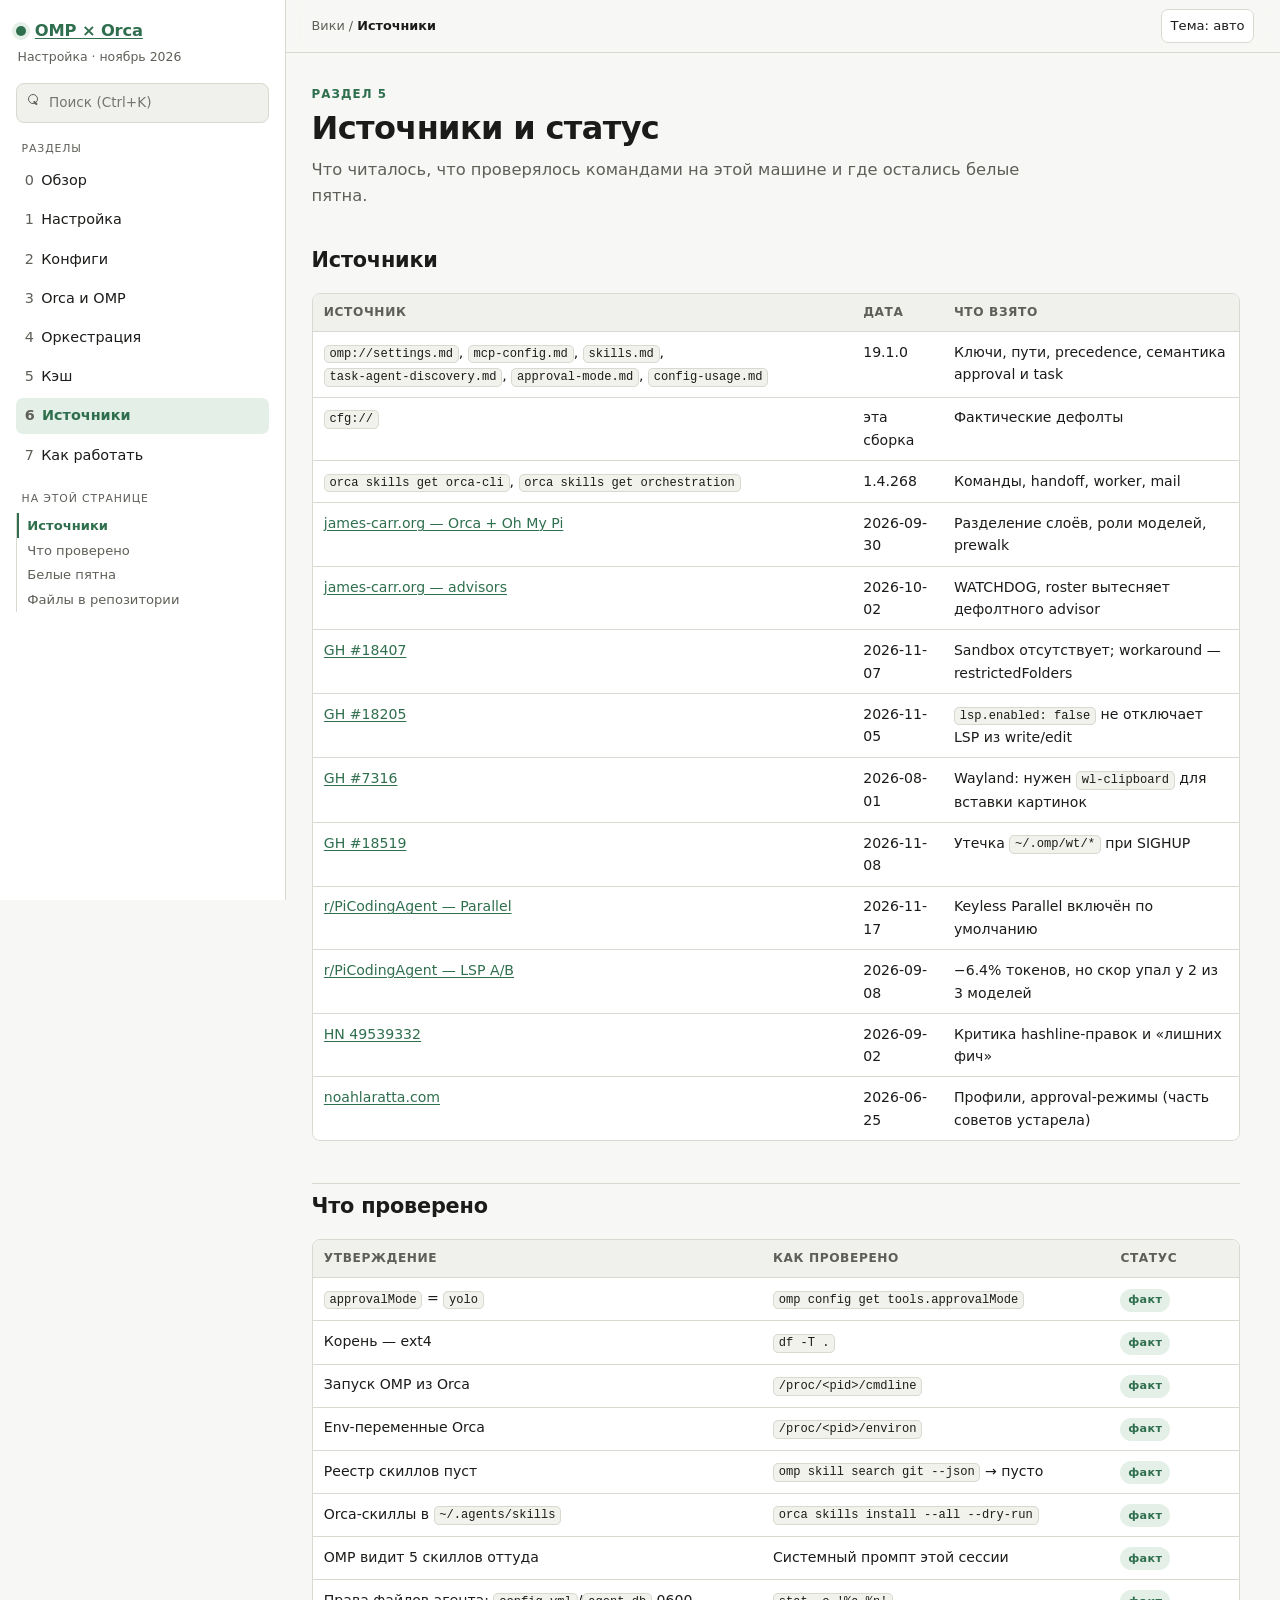
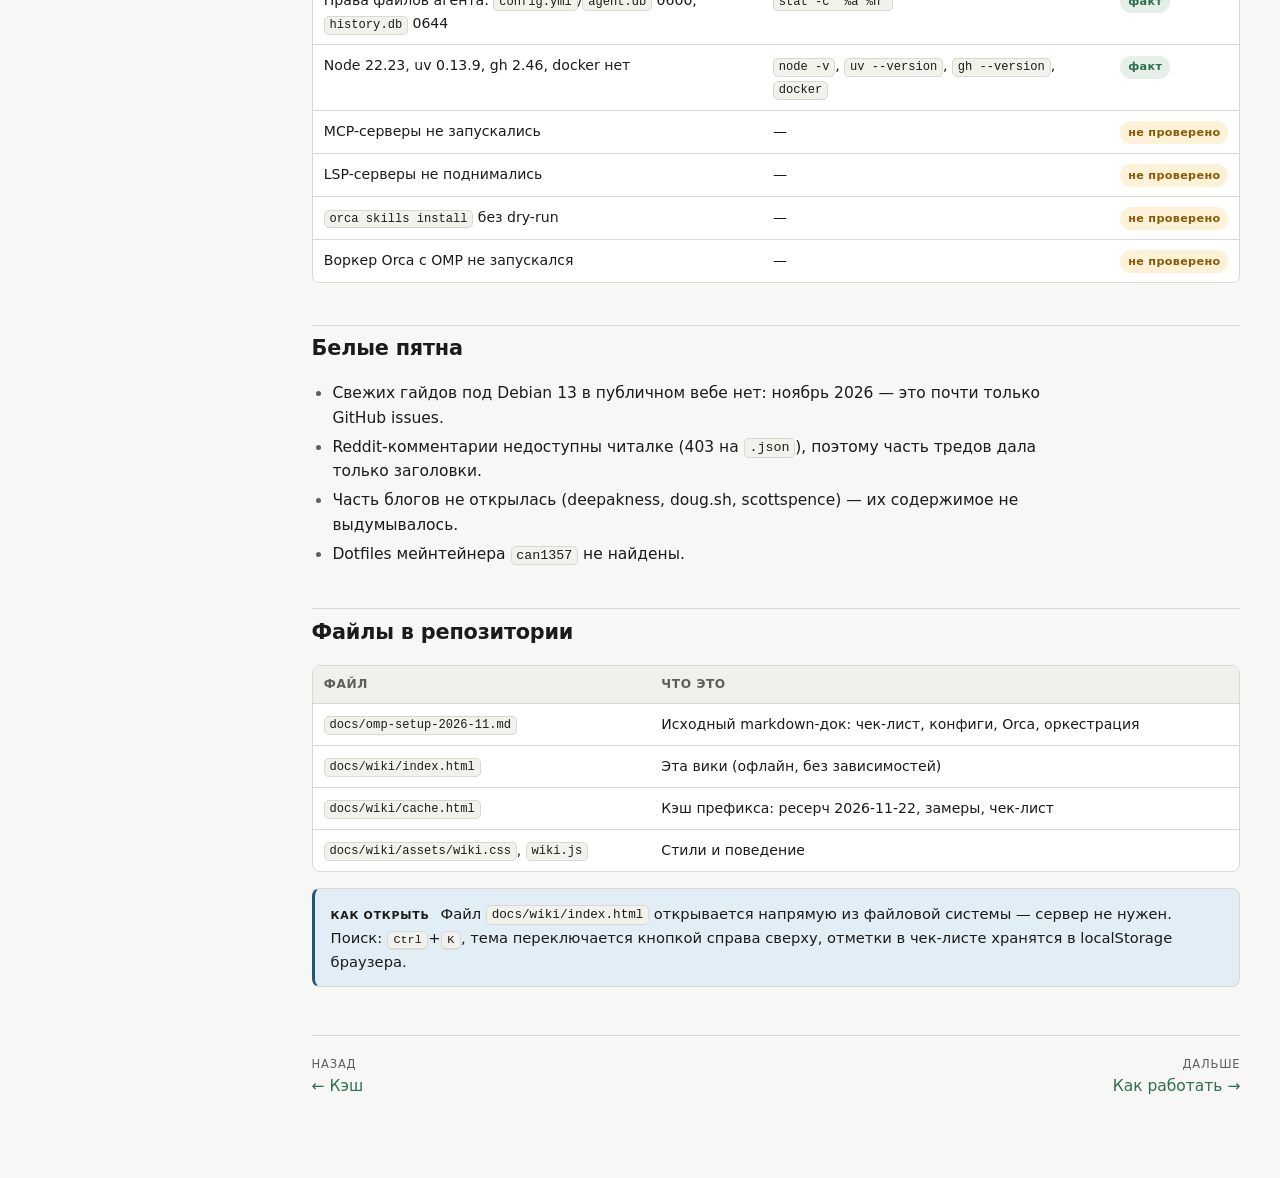
<file: docs/wiki/sources.html>
<!DOCTYPE html>
<html lang="ru">
<head>
<meta charset="utf-8">
<meta name="viewport" content="width=device-width, initial-scale=1">
<title>Источники — OMP × Orca</title>
<link rel="stylesheet" href="assets/wiki.css">
</head>
<body data-page-title="Источники">
<a class="skip" href="#main">К содержимому</a>
<div class="shell">

  <aside class="sidebar" aria-label="Навигация">
    <a class="brand" href="index.html"><span class="dot"></span> OMP × Orca</a>
    <p class="brand-sub">Настройка · ноябрь 2026</p>

    <div class="search">
      <input id="searchInput" type="search" placeholder="Поиск (Ctrl+K)" aria-label="Поиск по вики" autocomplete="off">
      <div class="search-results" id="searchResults" role="listbox"></div>
    </div>

    <p class="nav-group-title">Разделы</p>
    <ul class="nav-list">
      <li><a href="index.html"><span class="num">0</span>Обзор</a></li>
      <li><a href="setup.html"><span class="num">1</span>Настройка</a></li>
      <li><a href="config.html"><span class="num">2</span>Конфиги</a></li>
      <li><a href="orca.html"><span class="num">3</span>Orca и OMP</a></li>
      <li><a href="orchestration.html"><span class="num">4</span>Оркестрация</a></li>
      <li><a href="cache.html"><span class="num">5</span>Кэш</a></li>
      <li><a href="sources.html"><span class="num">6</span>Источники</a></li>
      <li><a href="guide.html"><span class="num">7</span>Как работать</a></li>
    </ul>

    <p class="nav-group-title">На этой странице</p>
    <ul class="toc" id="toc"></ul>
  </aside>

  <div class="main">
    <header class="topbar">
      <button class="icon-btn sidebar-toggle" id="navToggle" type="button" aria-label="Открыть меню">☰</button>
      <div class="crumbs">Вики / <b id="crumbTitle">Источники</b></div>
      <div class="top-actions">
        <button class="icon-btn" id="themeBtn" type="button">◐ Авто</button>
      </div>
    </header>

    <main class="content" id="main">
      <div class="page-head">
        <p class="eyebrow">Раздел 5</p>
        <h1>Источники и статус</h1>
        <p class="lead">Что читалось, что проверялось командами на этой машине и где остались белые пятна.</p>
      </div>

      <h2 id="links">Источники</h2>
      <div class="table-wrap">
        <table>
          <thead><tr><th>Источник</th><th>Дата</th><th>Что взято</th></tr></thead>
          <tbody>
          <tr><td><code>omp://settings.md</code>, <code>mcp-config.md</code>, <code>skills.md</code>, <code>task-agent-discovery.md</code>, <code>approval-mode.md</code>, <code>config-usage.md</code></td><td>19.1.0</td><td>Ключи, пути, precedence, семантика approval и task</td></tr>
          <tr><td><code>cfg://</code></td><td>эта сборка</td><td>Фактические дефолты</td></tr>
          <tr><td><code>orca skills get orca-cli</code>, <code>orca skills get orchestration</code></td><td>1.4.268</td><td>Команды, handoff, worker, mail</td></tr>
          <tr><td><a href="https://james-carr.org/posts/2026-09-30-current-agentic-development-setup-orca-oh-my-pi/">james-carr.org — Orca + Oh My Pi</a></td><td>2026-09-30</td><td>Разделение слоёв, роли моделей, prewalk</td></tr>
          <tr><td><a href="https://james-carr.org/posts/2026-10-02-building-your-own-advisors-in-oh-my-pi/">james-carr.org — advisors</a></td><td>2026-10-02</td><td>WATCHDOG, roster вытесняет дефолтного advisor</td></tr>
          <tr><td><a href="https://github.com/can1357/oh-my-pi/issues/18407">GH #18407</a></td><td>2026-11-07</td><td>Sandbox отсутствует; workaround — restrictedFolders</td></tr>
          <tr><td><a href="https://github.com/can1357/oh-my-pi/issues/18205">GH #18205</a></td><td>2026-11-05</td><td><code>lsp.enabled: false</code> не отключает LSP из write/edit</td></tr>
          <tr><td><a href="https://github.com/can1357/oh-my-pi/issues/7316">GH #7316</a></td><td>2026-08-01</td><td>Wayland: нужен <code>wl-clipboard</code> для вставки картинок</td></tr>
          <tr><td><a href="https://github.com/can1357/oh-my-pi/issues/18519">GH #18519</a></td><td>2026-11-08</td><td>Утечка <code>~/.omp/wt/*</code> при SIGHUP</td></tr>
          <tr><td><a href="https://www.reddit.com/r/PiCodingAgent/comments/1xy7ovw/updates_on_ohmypi_quietly_siphoning_user_web_data/">r/PiCodingAgent — Parallel</a></td><td>2026-11-17</td><td>Keyless Parallel включён по умолчанию</td></tr>
          <tr><td><a href="https://www.reddit.com/r/PiCodingAgent/comments/1wb0ehv/do_lsps_improve_pi_agents/">r/PiCodingAgent — LSP A/B</a></td><td>2026-09-08</td><td>−6.4% токенов, но скор упал у 2 из 3 моделей</td></tr>
          <tr><td><a href="https://news.ycombinator.com/item?id=49539332">HN 49539332</a></td><td>2026-09-02</td><td>Критика hashline-правок и «лишних фич»</td></tr>
          <tr><td><a href="https://noahlaratta.com/lab/oh-my-pi">noahlaratta.com</a></td><td>2026-06-25</td><td>Профили, approval-режимы (часть советов устарела)</td></tr>
          </tbody>
        </table>
      </div>

      <h2 id="status">Что проверено</h2>
      <div class="table-wrap">
        <table>
          <thead><tr><th>Утверждение</th><th>Как проверено</th><th>Статус</th></tr></thead>
          <tbody>
          <tr><td><code>approvalMode</code> = <code>yolo</code></td><td><code>omp config get tools.approvalMode</code></td><td><span class="badge ok">факт</span></td></tr>
          <tr><td>Корень — ext4</td><td><code>df -T .</code></td><td><span class="badge ok">факт</span></td></tr>
          <tr><td>Запуск OMP из Orca</td><td><code>/proc/&lt;pid&gt;/cmdline</code></td><td><span class="badge ok">факт</span></td></tr>
          <tr><td>Env-переменные Orca</td><td><code>/proc/&lt;pid&gt;/environ</code></td><td><span class="badge ok">факт</span></td></tr>
          <tr><td>Реестр скиллов пуст</td><td><code>omp skill search git --json</code> → пусто</td><td><span class="badge ok">факт</span></td></tr>
          <tr><td>Orca-скиллы в <code>~/.agents/skills</code></td><td><code>orca skills install --all --dry-run</code></td><td><span class="badge ok">факт</span></td></tr>
          <tr><td>OMP видит 5 скиллов оттуда</td><td>Системный промпт этой сессии</td><td><span class="badge ok">факт</span></td></tr>
          <tr><td>Права файлов агента: <code>config.yml</code>/<code>agent.db</code> 0600, <code>history.db</code> 0644</td><td><code>stat -c '%a %n'</code></td><td><span class="badge ok">факт</span></td></tr>
          <tr><td>Node 22.23, uv 0.13.9, gh 2.46, docker нет</td><td><code>node -v</code>, <code>uv --version</code>, <code>gh --version</code>, <code>docker</code></td><td><span class="badge ok">факт</span></td></tr>
          <tr><td>MCP-серверы не запускались</td><td>—</td><td><span class="badge warn">не проверено</span></td></tr>
          <tr><td>LSP-серверы не поднимались</td><td>—</td><td><span class="badge warn">не проверено</span></td></tr>
          <tr><td><code>orca skills install</code> без dry-run</td><td>—</td><td><span class="badge warn">не проверено</span></td></tr>
          <tr><td>Воркер Orca с OMP не запускался</td><td>—</td><td><span class="badge warn">не проверено</span></td></tr>
          </tbody>
        </table>
      </div>

      <h2 id="gaps">Белые пятна</h2>
      <ul>
        <li>Свежих гайдов под Debian 13 в публичном вебе нет: ноябрь 2026 — это почти только GitHub issues.</li>
        <li>Reddit-комментарии недоступны читалке (403 на <code>.json</code>), поэтому часть тредов дала только заголовки.</li>
        <li>Часть блогов не открылась (deepakness, doug.sh, scottspence) — их содержимое не выдумывалось.</li>
        <li>Dotfiles мейнтейнера <code>can1357</code> не найдены.</li>
      </ul>

      <h2 id="docs">Файлы в репозитории</h2>
      <div class="table-wrap">
        <table>
          <thead><tr><th>Файл</th><th>Что это</th></tr></thead>
          <tbody>
          <tr><td><code>docs/omp-setup-2026-11.md</code></td><td>Исходный markdown-док: чек-лист, конфиги, Orca, оркестрация</td></tr>
          <tr><td><code>docs/wiki/index.html</code></td><td>Эта вики (офлайн, без зависимостей)</td></tr>
          <tr><td><code>docs/wiki/cache.html</code></td><td>Кэш префикса: ресерч 2026-11-22, замеры, чек-лист</td></tr>
          <tr><td><code>docs/wiki/assets/wiki.css</code>, <code>wiki.js</code></td><td>Стили и поведение</td></tr>
          </tbody>
        </table>
      </div>

      <div class="callout">
        <span class="tag">Как открыть</span>
        Файл <code>docs/wiki/index.html</code> открывается напрямую из файловой системы — сервер не нужен.
        Поиск: <kbd>Ctrl</kbd>+<kbd>K</kbd>, тема переключается кнопкой справа сверху, отметки в чек-листе
        хранятся в localStorage браузера.
      </div>

      <nav class="pager" aria-label="Навигация по разделам">
        <a href="cache.html"><span class="dir">Назад</span>← Кэш</a>
        <a class="next" href="guide.html"><span class="dir">Дальше</span>Как работать →</a>
      </nav>
    </main>
  </div>
</div>
<script src="assets/wiki.js"></script>
</body>
</html>
</file>
<file: docs/wiki/assets/wiki.css>
/* OMP × Orca wiki — offline, no external assets */
:root {
  --bg: #f7f7f5;
  --surface: #ffffff;
  --surface-2: #f0f0ec;
  --fg: #1b1b19;
  --muted: #5f5f59;
  --border: #d9d9d2;
  --accent: #2f6f4e;
  --accent-soft: #e3efe7;
  --warn: #8a5a00;
  --warn-soft: #fdf1d8;
  --danger: #9b2c2c;
  --danger-soft: #fbe6e6;
  --info: #22557a;
  --info-soft: #e2eef6;
  --code-bg: #f2f2ed;
  --radius: 10px;
  --shadow: 0 1px 2px rgba(0,0,0,.05), 0 8px 24px rgba(0,0,0,.04);
  --font: system-ui, -apple-system, "Segoe UI", Roboto, "Helvetica Neue", Arial, sans-serif;
  --mono: ui-monospace, SFMono-Regular, Menlo, Consolas, "Liberation Mono", monospace;
}

@media (prefers-color-scheme: dark) {
  :root:not([data-theme="light"]) {
    --bg: #16171a;
    --surface: #1d1f23;
    --surface-2: #24262b;
    --fg: #e8e8e4;
    --muted: #a3a39c;
    --border: #35383e;
    --accent: #7fbf9b;
    --accent-soft: #22322a;
    --warn: #e2b45c;
    --warn-soft: #332a17;
    --danger: #f08a8a;
    --danger-soft: #35201f;
    --info: #8fc4e8;
    --info-soft: #1c2c38;
    --code-bg: #202227;
    --shadow: 0 1px 2px rgba(0,0,0,.4);
  }
}

:root[data-theme="dark"] {
  --bg: #16171a;
  --surface: #1d1f23;
  --surface-2: #24262b;
  --fg: #e8e8e4;
  --muted: #a3a39c;
  --border: #35383e;
  --accent: #7fbf9b;
  --accent-soft: #22322a;
  --warn: #e2b45c;
  --warn-soft: #332a17;
  --danger: #f08a8a;
  --danger-soft: #35201f;
  --info: #8fc4e8;
  --info-soft: #1c2c38;
  --code-bg: #202227;
  --shadow: 0 1px 2px rgba(0,0,0,.4);
}

* { box-sizing: border-box; }
html { scroll-behavior: smooth; scroll-padding-top: 5rem; }
body {
  margin: 0;
  background: var(--bg);
  color: var(--fg);
  font-family: var(--font);
  font-size: 15.5px;
  line-height: 1.6;
  -webkit-font-smoothing: antialiased;
}

a { color: var(--accent); text-decoration-thickness: 1px; text-underline-offset: 2px; }
a:hover { text-decoration-thickness: 2px; }

.skip {
  position: absolute; left: -999px; top: 0; z-index: 100;
  background: var(--surface); color: var(--fg); padding: .6rem 1rem; border: 1px solid var(--border);
}
.skip:focus { left: 1rem; top: 1rem; }

/* ---------- shell ---------- */
.shell {
  display: grid;
  grid-template-columns: 286px minmax(0, 1fr);
  min-height: 100vh;
}

.sidebar {
  position: sticky;
  top: 0;
  height: 100vh;
  overflow-y: auto;
  background: var(--surface);
  border-right: 1px solid var(--border);
  padding: 1.1rem 1rem 2rem;
  z-index: 30;
}

.brand {
  display: flex; align-items: center; gap: .55rem;
  font-weight: 650; letter-spacing: -.01em; font-size: 1.02rem;
  margin: 0 0 .2rem;
}
.brand .dot {
  width: 10px; height: 10px; border-radius: 50%;
  background: var(--accent); box-shadow: 0 0 0 4px var(--accent-soft);
  flex: 0 0 auto;
}
.brand-sub { color: var(--muted); font-size: .78rem; margin: 0 0 1rem .1rem; }

.nav-group-title {
  font-size: .68rem; text-transform: uppercase; letter-spacing: .08em;
  color: var(--muted); margin: 1.1rem 0 .35rem .35rem;
}
.nav-list { list-style: none; margin: 0; padding: 0; }
.nav-list a {
  display: block; padding: .38rem .55rem; border-radius: 7px;
  color: var(--fg); text-decoration: none; font-size: .9rem;
}
.nav-list a:hover { background: var(--surface-2); }
.nav-list a.current {
  background: var(--accent-soft); color: var(--accent); font-weight: 600;
}
.nav-list a .num { color: var(--muted); font-variant-numeric: tabular-nums; margin-right: .45rem; }

.toc { list-style: none; margin: .2rem 0 0; padding: 0; border-left: 1px solid var(--border); }
.toc li { margin: 0; }
.toc a {
  display: block; padding: .22rem .55rem; margin-left: -.5px;
  color: var(--muted); text-decoration: none; font-size: .82rem;
  border-left: 2px solid transparent; line-height: 1.35;
}
.toc a:hover { color: var(--fg); }
.toc a.active { color: var(--accent); border-left-color: var(--accent); font-weight: 600; }
.toc .lvl3 a { padding-left: 1.5rem; font-size: .78rem; }

.search { position: relative; margin: 0 0 .8rem; }
.search input {
  width: 100%; padding: .5rem .65rem .5rem 2rem;
  background: var(--surface-2); color: var(--fg);
  border: 1px solid var(--border); border-radius: 8px;
  font: inherit; font-size: .85rem;
}
.search input:focus { outline: 2px solid var(--accent-soft); border-color: var(--accent); }
.search::before {
  content: ""; position: absolute; left: .72rem; top: .72rem;
  width: 8px; height: 8px; border: 1.5px solid var(--muted); border-radius: 50%;
  pointer-events: none;
}
.search::after {
  content: ""; position: absolute; left: 1.06rem; top: 1.22rem;
  width: 5px; height: 1.5px; background: var(--muted);
  transform: rotate(45deg); border-radius: 1px; pointer-events: none;
}
.search-results {
  position: absolute; left: 0; right: 0; top: calc(100% + .3rem);
  background: var(--surface); border: 1px solid var(--border); border-radius: 8px;
  box-shadow: var(--shadow); max-height: 320px; overflow: auto; z-index: 40;
  display: none;
}
.search-results.open { display: block; }
.search-results a {
  display: block; padding: .45rem .6rem; text-decoration: none; color: var(--fg);
  font-size: .82rem; border-bottom: 1px solid var(--border);
}
.search-results a:last-child { border-bottom: 0; }
.search-results a:hover { background: var(--surface-2); }
.search-results .sect { color: var(--muted); font-size: .72rem; }
.search-empty { padding: .6rem; color: var(--muted); font-size: .82rem; }

/* ---------- main ---------- */
.main { min-width: 0; }
.topbar {
  position: sticky; top: 0; z-index: 20;
  display: flex; align-items: center; gap: .75rem;
  padding: .55rem 1.6rem;
  background: color-mix(in srgb, var(--bg) 88%, transparent);
  backdrop-filter: blur(8px);
  border-bottom: 1px solid var(--border);
}
.crumbs { color: var(--muted); font-size: .8rem; flex: 1; min-width: 0; }
.crumbs b { color: var(--fg); font-weight: 600; }
.top-actions { display: flex; gap: .4rem; }
.icon-btn {
  border: 1px solid var(--border); background: var(--surface); color: var(--fg);
  border-radius: 7px; padding: .35rem .55rem; cursor: pointer; font: inherit; font-size: .82rem;
}
.icon-btn:hover { background: var(--surface-2); }

.content { max-width: 980px; padding: 2rem 1.6rem 5rem; }
.page-head { margin-bottom: 1.8rem; }
.eyebrow { color: var(--accent); font-size: .74rem; font-weight: 700; letter-spacing: .09em; text-transform: uppercase; margin: 0 0 .4rem; }
h1 { font-size: 2rem; line-height: 1.15; letter-spacing: -.02em; margin: 0 0 .6rem; }
.lead { color: var(--muted); font-size: 1.02rem; margin: 0; max-width: 70ch; }

h2 {
  font-size: 1.3rem; letter-spacing: -.01em;
  margin: 2.6rem 0 .8rem; padding-top: .4rem;
  border-top: 1px solid var(--border);
}
h2:first-of-type { border-top: 0; margin-top: 1.2rem; }
h3 { font-size: 1.02rem; margin: 1.6rem 0 .5rem; }
p, ul, ol { max-width: 78ch; }
ul, ol { padding-left: 1.3rem; }
li { margin: .25rem 0; }
li::marker { color: var(--muted); }
hr { border: 0; border-top: 1px solid var(--border); margin: 2rem 0; }

.muted { color: var(--muted); }
.small { font-size: .84rem; }
.nowrap { white-space: nowrap; }

/* ---------- components ---------- */
.grid { display: grid; gap: .9rem; }
.grid.two { grid-template-columns: repeat(auto-fit, minmax(260px, 1fr)); }
.grid.three { grid-template-columns: repeat(auto-fit, minmax(200px, 1fr)); }

.card {
  background: var(--surface); border: 1px solid var(--border);
  border-radius: var(--radius); padding: 1rem 1.1rem;
}
.card h3 { margin: 0 0 .35rem; font-size: .98rem; }
.card p { margin: 0; color: var(--muted); font-size: .88rem; }
.card .kpi { font-size: 1.5rem; font-weight: 700; letter-spacing: -.02em; color: var(--fg); }
.card a { font-size: .86rem; }

.callout {
  border: 1px solid var(--border); border-left: 3px solid var(--info);
  background: var(--info-soft); border-radius: 8px;
  padding: .8rem 1rem; margin: 1rem 0; font-size: .92rem;
}
.callout > :first-child { margin-top: 0; }
.callout > :last-child { margin-bottom: 0; }
.callout.warn { border-left-color: var(--warn); background: var(--warn-soft); }
.callout.danger { border-left-color: var(--danger); background: var(--danger-soft); }
.callout.ok { border-left-color: var(--accent); background: var(--accent-soft); }
.callout .tag {
  display: inline-block; font-size: .68rem; font-weight: 700; letter-spacing: .07em;
  text-transform: uppercase; margin-right: .4rem;
}

.table-wrap { overflow-x: auto; margin: 1rem 0; border: 1px solid var(--border); border-radius: 8px; }
table { border-collapse: collapse; width: 100%; font-size: .88rem; background: var(--surface); }
th, td { text-align: left; padding: .55rem .7rem; border-bottom: 1px solid var(--border); vertical-align: top; }
th { background: var(--surface-2); font-size: .76rem; text-transform: uppercase; letter-spacing: .05em; color: var(--muted); }
tbody tr:last-child td { border-bottom: 0; }
tbody tr:hover td { background: color-mix(in srgb, var(--surface-2) 55%, transparent); }

code, kbd { font-family: var(--mono); font-size: .86em; }
code:not(pre code) {
  background: var(--code-bg); border: 1px solid var(--border);
  padding: .08rem .3rem; border-radius: 5px; white-space: nowrap;
}
kbd {
  background: var(--surface-2); border: 1px solid var(--border);
  border-bottom-width: 2px; border-radius: 5px; padding: .05rem .35rem; font-size: .8em;
}
pre {
  position: relative; margin: 1rem 0; padding: 1rem 1.05rem;
  background: var(--code-bg); border: 1px solid var(--border);
  border-radius: 8px; overflow-x: auto; font-size: .83rem; line-height: 1.55;
}
pre code { white-space: pre; }
.copy {
  position: absolute; top: .45rem; right: .45rem;
  border: 1px solid var(--border); background: var(--surface); color: var(--muted);
  border-radius: 6px; padding: .15rem .45rem; font-size: .72rem; cursor: pointer; font-family: var(--font);
  opacity: 0; transition: opacity .12s;
}
pre:hover .copy, .copy:focus { opacity: 1; }
.copy.done { color: var(--accent); border-color: var(--accent); }

.badge {
  display: inline-block; font-size: .7rem; font-weight: 650; letter-spacing: .03em;
  padding: .1rem .42rem; border-radius: 999px; border: 1px solid var(--border);
  background: var(--surface-2); color: var(--muted); white-space: nowrap;
}
.badge.ok { background: var(--accent-soft); color: var(--accent); border-color: transparent; }
.badge.warn { background: var(--warn-soft); color: var(--warn); border-color: transparent; }
.badge.bad { background: var(--danger-soft); color: var(--danger); border-color: transparent; }
.badge.info { background: var(--info-soft); color: var(--info); border-color: transparent; }

/* ---------- checklists ---------- */
.progress-wrap {
  position: sticky; top: 3.1rem; z-index: 15;
  background: var(--surface); border: 1px solid var(--border); border-radius: 8px;
  padding: .6rem .8rem; margin: 0 0 1.2rem;
}
.progress-row { display: flex; align-items: center; gap: .7rem; font-size: .82rem; color: var(--muted); }
.progress-track { flex: 1; height: 7px; background: var(--surface-2); border-radius: 999px; overflow: hidden; }
.progress-fill { height: 100%; width: 0%; background: var(--accent); transition: width .2s ease; }
.progress-num { font-variant-numeric: tabular-nums; color: var(--fg); font-weight: 650; }

.phase { margin: 1.6rem 0; }
.phase-head { display: flex; align-items: baseline; gap: .6rem; flex-wrap: wrap; }
.phase-head h3 { margin: 0; }
.phase-count { color: var(--muted); font-size: .78rem; font-variant-numeric: tabular-nums; }
.tasks { list-style: none; margin: .6rem 0 0; padding: 0; }
.tasks li { margin: 0; border-bottom: 1px solid var(--border); }
.tasks li:last-child { border-bottom: 0; }
.task {
  display: flex; gap: .65rem; align-items: flex-start;
  padding: .5rem .2rem; cursor: pointer; font-size: .9rem;
}
.task input { margin: .28rem 0 0; accent-color: var(--accent); width: 15px; height: 15px; flex: 0 0 auto; }
.task .body { min-width: 0; }
.task .body code { white-space: normal; word-break: break-word; }
.task.done .body { color: var(--muted); text-decoration: line-through; text-decoration-color: color-mix(in srgb, var(--muted) 55%, transparent); }
.task .why { display: block; color: var(--muted); font-size: .8rem; margin-top: .15rem; }

/* ---------- diagrams ---------- */
.figure {
  margin: 1.2rem 0; padding: 1rem; background: var(--surface);
  border: 1px solid var(--border); border-radius: var(--radius);
  overflow-x: auto;
}
.figure svg { display: block; width: 100%; height: auto; }
.figure figcaption { color: var(--muted); font-size: .8rem; margin-top: .6rem; text-align: center; }
.svg-box { fill: var(--surface-2); stroke: var(--border); }
.svg-accent { fill: var(--accent-soft); stroke: var(--accent); }
.svg-node { fill: var(--surface); stroke: var(--border); }
.svg-text { fill: var(--fg); font-family: var(--font); font-size: 12px; }
.svg-muted { fill: var(--muted); font-family: var(--font); font-size: 11px; }
.svg-line { stroke: var(--muted); stroke-width: 1.4; fill: none; }
.svg-line-accent { stroke: var(--accent); stroke-width: 1.6; fill: none; stroke-dasharray: 5 4; }
.svg-label { fill: var(--muted); font-family: var(--font); font-size: 10.5px; }

/* ---------- misc ---------- */
.pager { display: flex; justify-content: space-between; gap: 1rem; margin-top: 3rem; padding-top: 1.2rem; border-top: 1px solid var(--border); }
.pager a { display: block; max-width: 48%; text-decoration: none; }
.pager .dir { display: block; color: var(--muted); font-size: .72rem; text-transform: uppercase; letter-spacing: .07em; }
.pager .next { text-align: right; }

.sidebar-toggle { display: none; }

@media (max-width: 900px) {
  .shell { grid-template-columns: 1fr; }
  .sidebar {
    position: fixed; inset: 0 auto 0 0; width: 290px; transform: translateX(-102%);
    transition: transform .18s ease; box-shadow: var(--shadow);
  }
  body.nav-open .sidebar { transform: none; }
  .sidebar-toggle { display: inline-block; }
  .content { padding: 1.4rem 1rem 4rem; }
  .topbar { padding: .5rem 1rem; }
  h1 { font-size: 1.6rem; }
  body.nav-open::after {
    content: ""; position: fixed; inset: 0; background: rgba(0,0,0,.35); z-index: 25;
  }
  .figure svg { min-width: 640px; }
  code:not(pre code) { white-space: normal; overflow-wrap: anywhere; }
}

@media print {
  .sidebar, .topbar, .pager, .copy, .progress-wrap { display: none; }
  .shell { display: block; }
  .content { max-width: none; padding: 0; }
  a { color: inherit; text-decoration: none; }
  pre { break-inside: avoid; }
}
</file>
